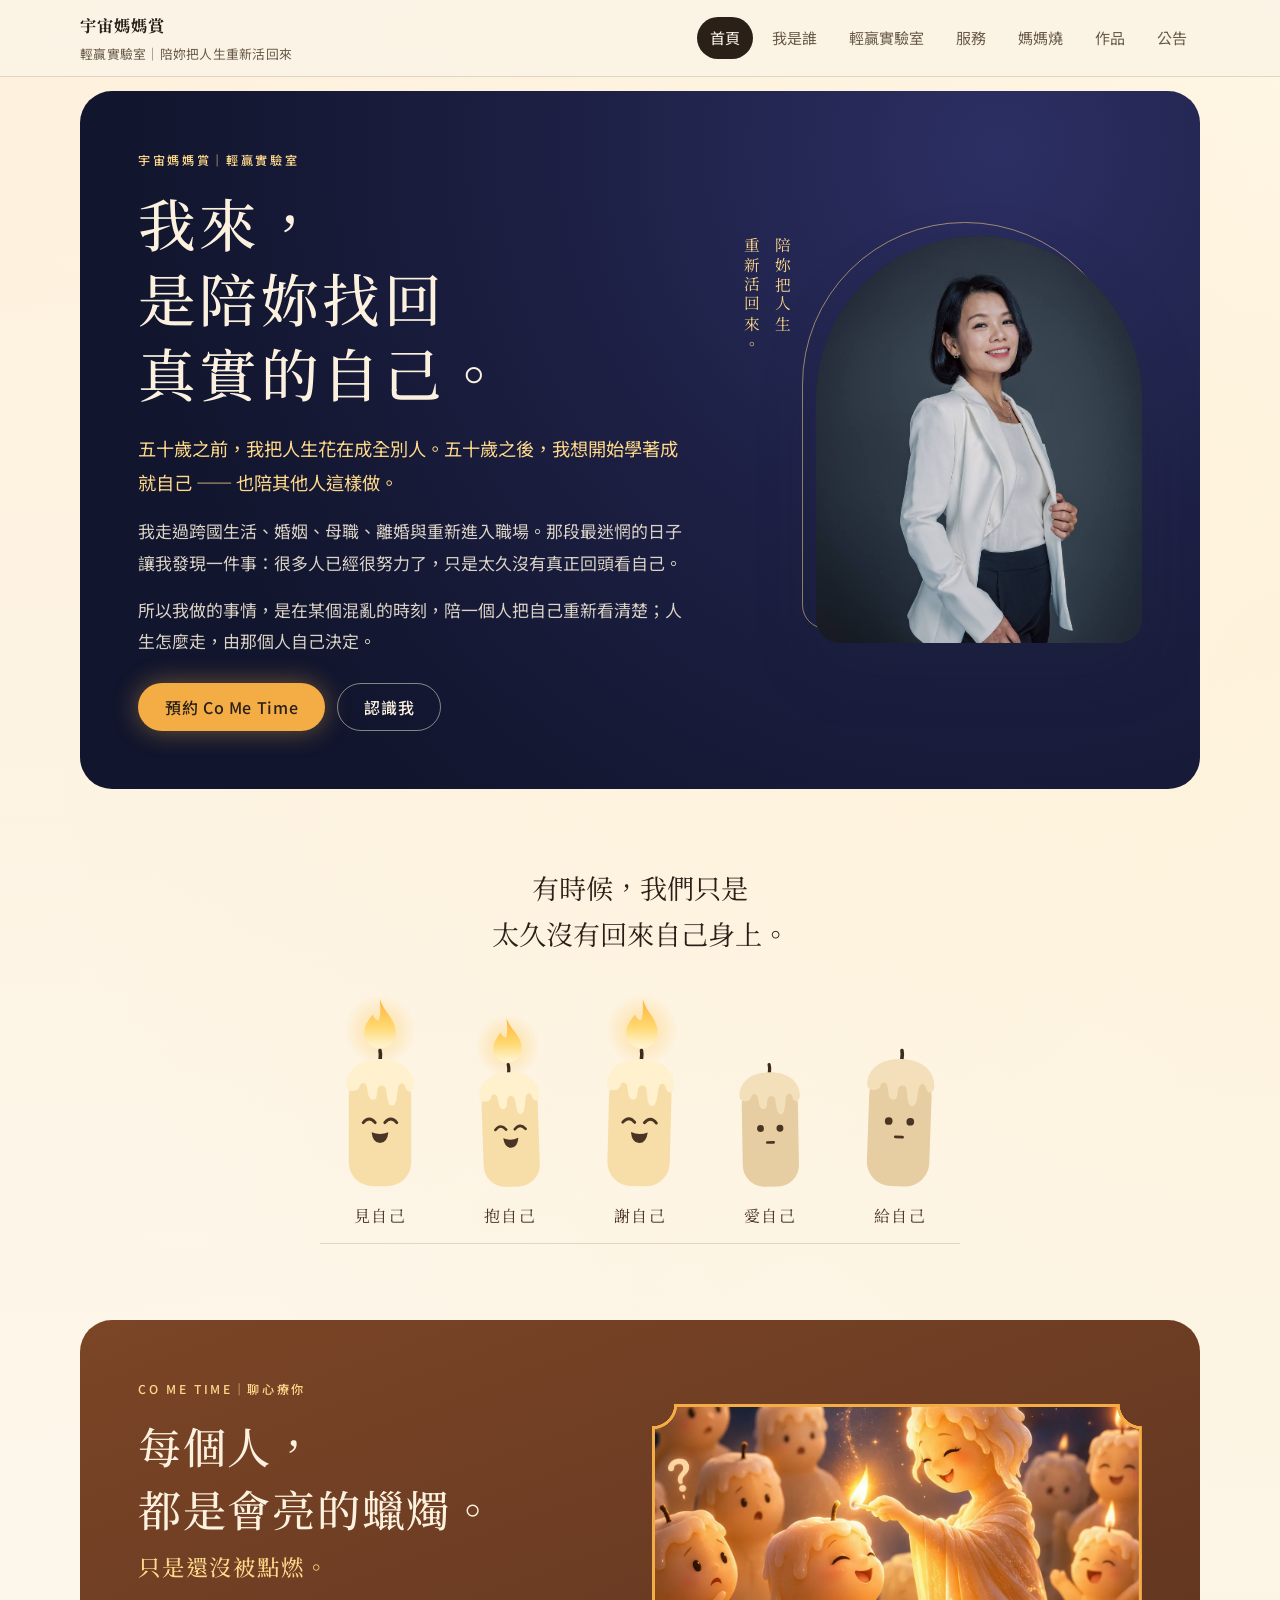
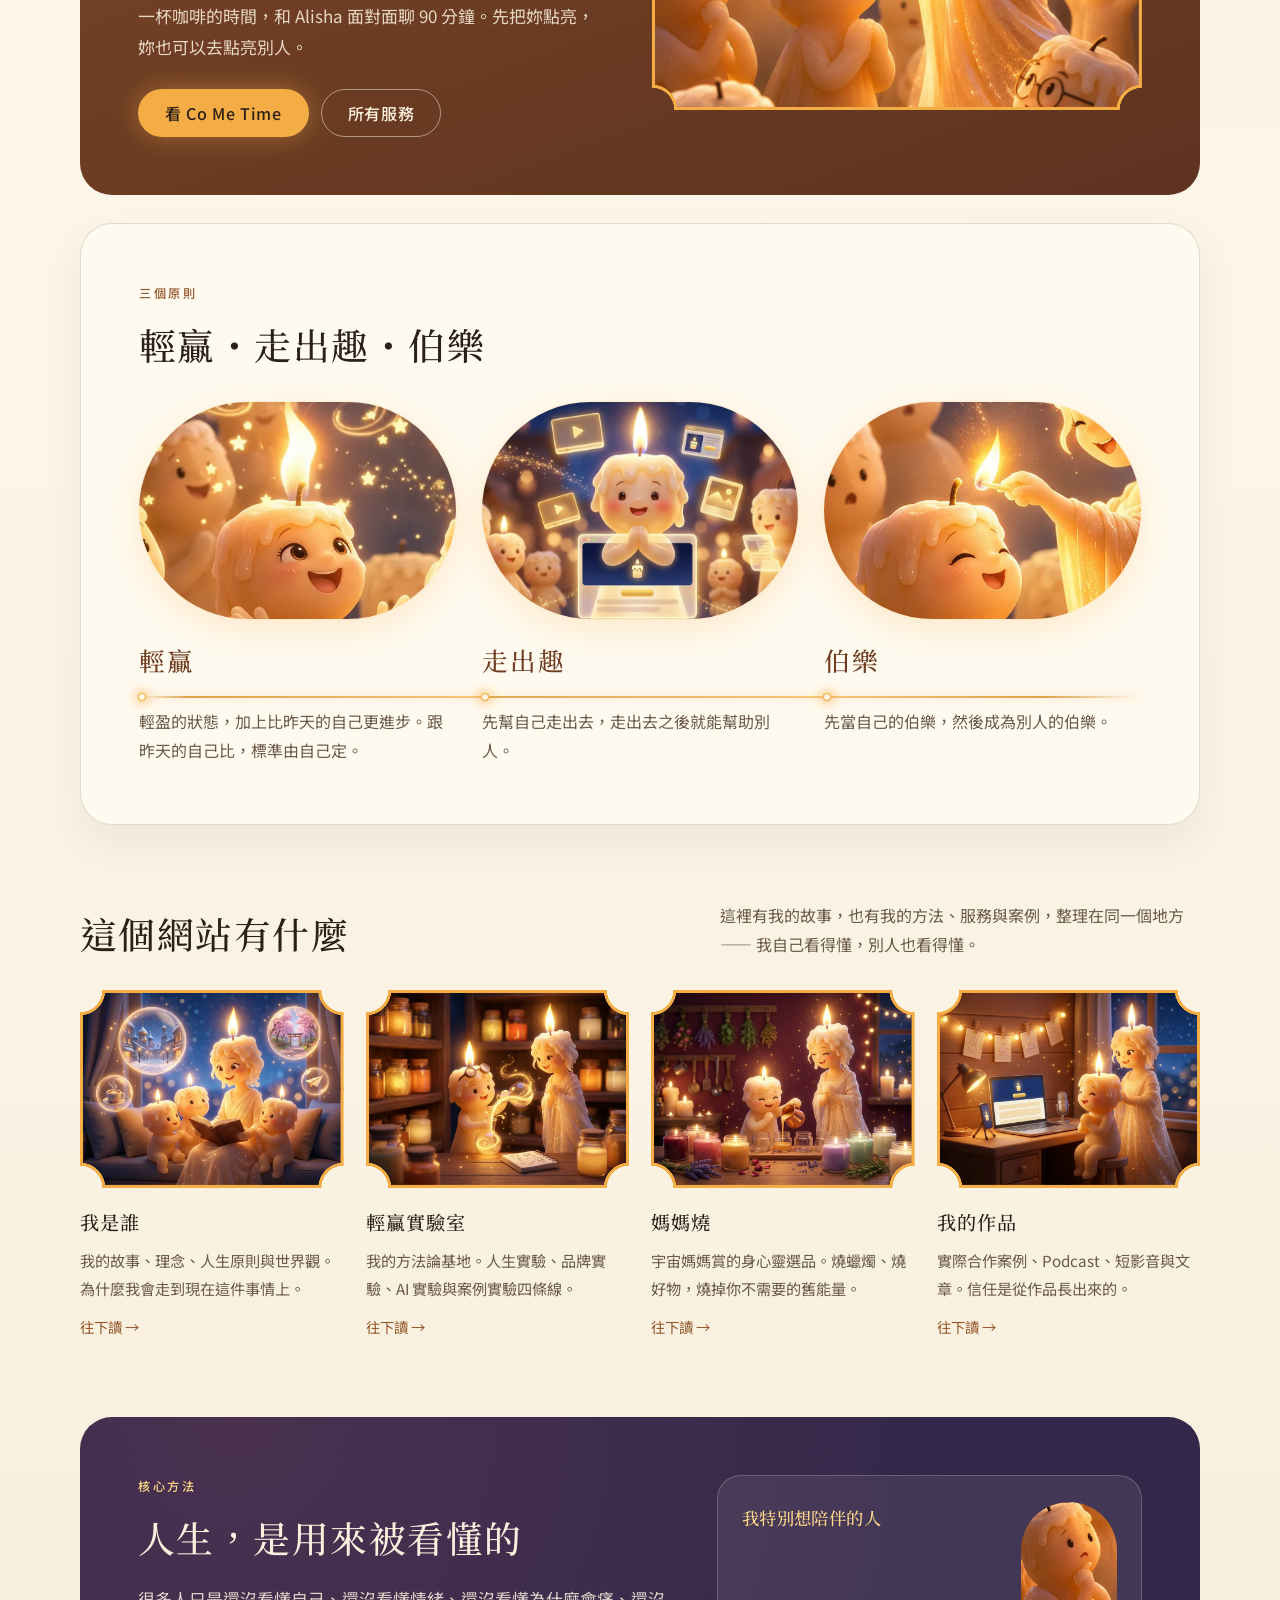
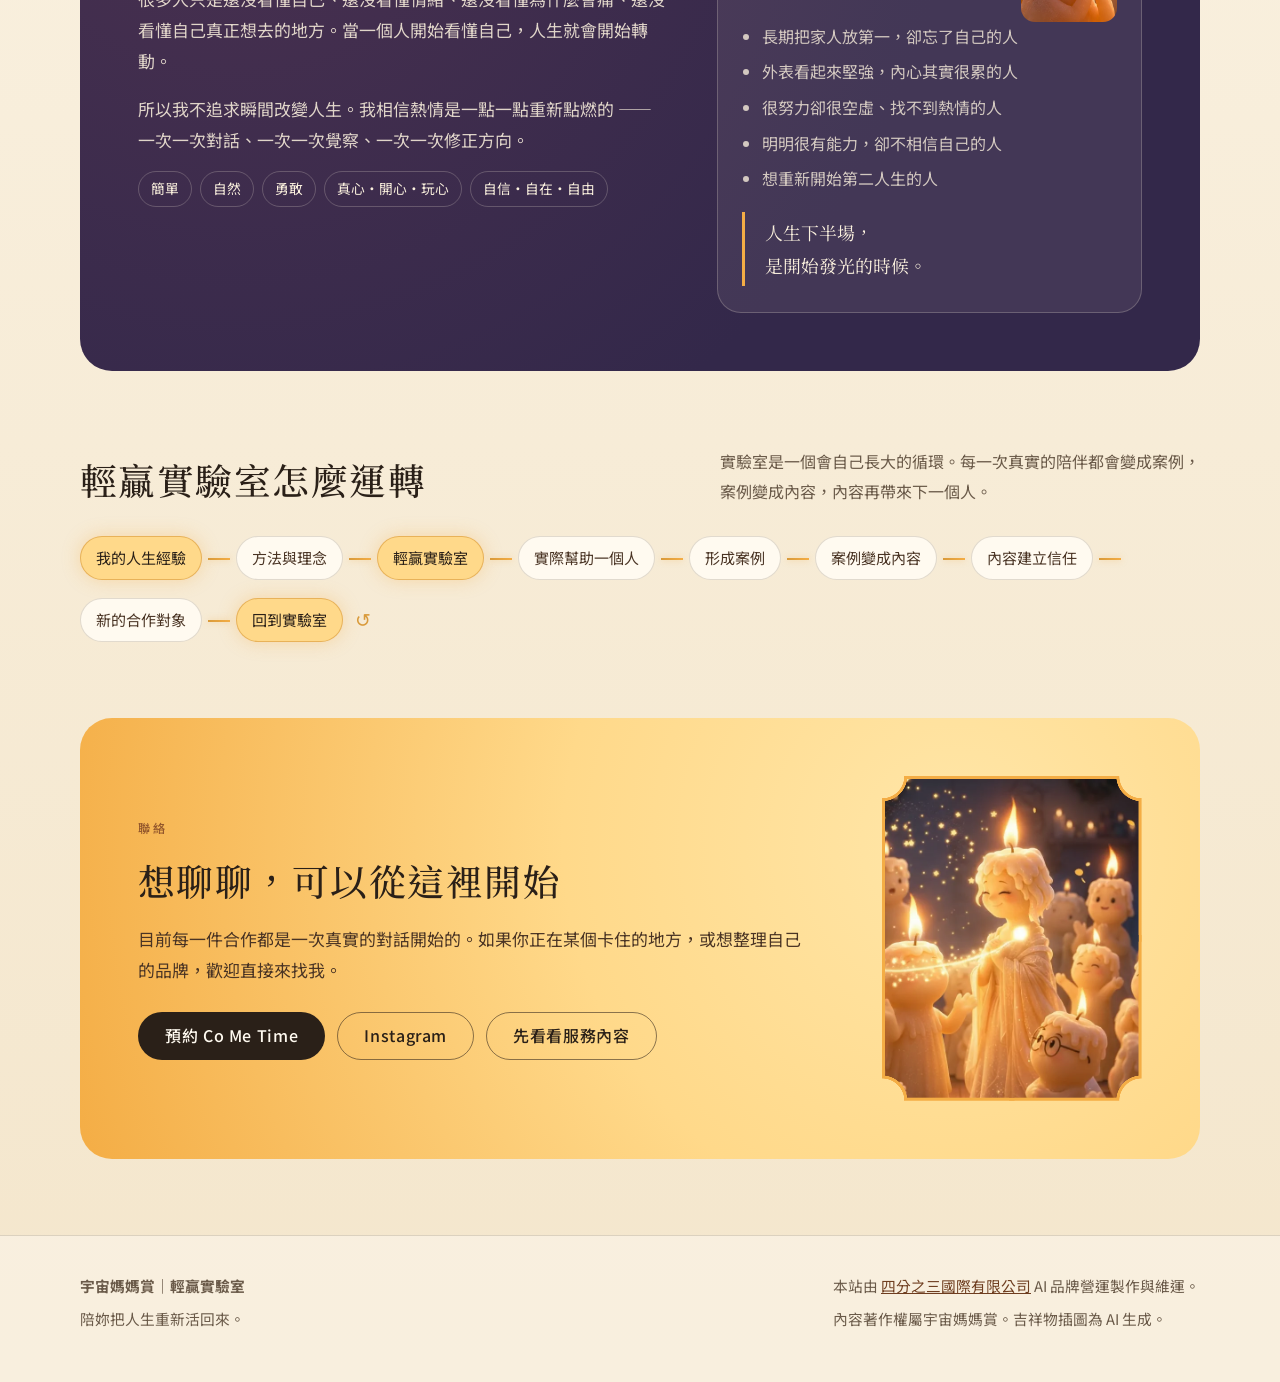
<file: index.html>
<!DOCTYPE html>
<html lang="zh-Hant">
<head>
  <meta charset="utf-8">
  <meta name="viewport" content="width=device-width, initial-scale=1">
  <title>宇宙媽媽賞｜輕贏實驗室</title>
  <meta name="description" content="宇宙媽媽賞的品牌總控中心。輕贏實驗室、Co Me Time 聊心療你、人生覺察與品牌規劃。我來，是陪妳找回真實的自己。">
  <meta property="og:type" content="website">
  <meta property="og:site_name" content="宇宙媽媽賞｜輕贏實驗室">
  <meta property="og:title" content="宇宙媽媽賞｜輕贏實驗室">
  <meta property="og:description" content="宇宙媽媽賞的品牌總控中心。輕贏實驗室、Co Me Time 聊心療你、人生覺察與品牌規劃。我來，是陪妳找回真實的自己。">
  <meta property="og:url" content="https://mamasan.three-quarters.net/">
  <meta property="og:image" content="https://mamasan.three-quarters.net/assets/img/og-mamasan.jpg">
  <meta property="og:image:width" content="1200">
  <meta property="og:image:height" content="630">
  <meta name="twitter:card" content="summary_large_image">
  <link rel="preconnect" href="https://fonts.googleapis.com">
  <link rel="preconnect" href="https://fonts.gstatic.com" crossorigin>
  <link rel="stylesheet" href="./assets/css/styles.css">
  <script src="./assets/js/home.js" defer></script>
</head>
<!--
  首頁燭光版（2026-11-13，Claude）。Darren：以 /cometime/ 一頁式當整個官網的主軸，卡通蠟燭是 mamasan 的吉祥物。
  這一版是之後修正的地基：字沿用舊首頁（都是她的話），排法與元件比照 /cometime/，元件在 styles.css 的〈首頁：燭光版〉段。
  吉祥物插圖在 assets/img/mascot/：about、lab、shao、works 四張 11-13 用 Vertex 出（製作紀錄在 Drive 想法箱），其餘六張複製自 /cometime/media/。
-->
<body>
  <header class="site-header">
    <div class="page nav">
      <a class="brand" href="./index.html">
        <strong>宇宙媽媽賞</strong>
        <span>輕贏實驗室｜陪妳把人生重新活回來</span>
      </a>
      <nav class="nav-links">
        <a class="active" href="./index.html">首頁</a>
        <a href="./about/">我是誰</a>
        <a href="./lab/">輕贏實驗室</a>
        <a href="./services/">服務</a>
        <a href="./shao/">媽媽燒</a>
        <a href="./works/">作品</a>
        <a href="./news/">公告</a>
      </nav>
    </div>
  </header>

  <main class="page home">
    <!-- 01 首屏 -->
    <section class="h-sheet h-night h-hero">
      <div class="h-hero-grid">
        <div>
          <span class="h-label">宇宙媽媽賞｜輕贏實驗室</span>
          <h1><span class="h-nb">我來，</span><br><span class="h-nb">是陪妳找回</span><span class="h-nb">真實的自己。</span></h1>
          <p class="lead lead-strong">五十歲之前，我把人生花在成全別人。五十歲之後，我想開始學著成就自己 —— 也陪其他人這樣做。</p>
          <p class="lead">我走過跨國生活、婚姻、母職、離婚與重新進入職場。那段最迷惘的日子讓我發現一件事：很多人已經很努力了，只是太久沒有真正回頭看自己。</p>
          <p class="lead">所以我做的事情，是在某個混亂的時刻，陪一個人把自己重新看清楚；人生怎麼走，由那個人自己決定。</p>
          <div class="h-actions">
            <a class="btn btn-flame" href="./cometime/">預約 Co Me Time</a>
            <a class="btn btn-line" href="./about/">認識我</a>
          </div>
        </div>
        <div class="h-hero-media">
          <p class="h-vertical">陪妳把人生<br>重新活回來。</p>
          <figure class="portrait portrait-arch">
            <img src="./assets/img/portrait-white-smile.jpg" width="853" height="1280"
                 alt="宇宙媽媽賞身穿白色西裝外套，手輕拉衣襟，笑著看向鏡頭" fetchpriority="high">
          </figure>
        </div>
      </div>
    </section>

    <!-- 02 五根小蠟燭：舊首頁的「見自己、抱自己、謝自己、愛自己、給自己」 -->
    <section class="h-selves h-plain">
      <blockquote class="quote quote-lg">有時候，我們只是<br>太久沒有回來自己身上。</blockquote>
      <svg width="0" height="0" style="position:absolute" aria-hidden="true" focusable="false">
        <defs>
          <radialGradient id="h-halo"><stop offset="0" stop-color="#ffcf70" stop-opacity=".62"/><stop offset="1" stop-color="#ffcf70" stop-opacity="0"/></radialGradient>
          <linearGradient id="h-flame" x1="0" y1="0" x2="0" y2="1"><stop offset="0" stop-color="#ffb33d"/><stop offset=".55" stop-color="#ffd76e"/><stop offset="1" stop-color="#fff6d8"/></linearGradient>
        </defs>
      </svg>
      <ul class="h-candles" aria-label="見自己、抱自己、謝自己、愛自己、給自己">
        <li><svg viewBox="0 0 80 170" aria-hidden="true" focusable="false"><g><circle class="halo" cx="40" cy="36" r="30" fill="url(#h-halo)"/><path class="flame" fill="url(#h-flame)" d="M40 10c3 11 13 16 13 28 0 8-6 13-13 13s-13-5-13-13c0-7 4-11 7-15 1 3 3 5 5 5 2-6 1-12 1-18z"/><path class="wick" d="M40 62c0-3 1-5 0-9"/><rect class="wax" x="14" y="70" width="52" height="96" rx="20"/><path class="drip" d="M12 82c0-14 12-22 28-22s28 8 28 22c0 6-6 7-7 1-1-4-5-4-6 1-1 7-1 15-5 15s-4-8-5-14c-1-4-6-4-7 0-1 5 0 9-4 9s-4-6-5-11c-1-4-5-4-6 0-1 5-11 5-11-1z"/><g class="is-off"><circle class="face" cx="31" cy="112" r="3.2"/><circle class="face" cx="49" cy="112" r="3.2"/><path class="face-line" d="M37 125h6"/></g><g class="is-on"><path class="face-line" d="M26 113q5-6 10 0M44 113q5-6 10 0"/><path class="face" d="M33 121q7 3 14 0q-1 9-7 9t-7-9z"/></g></g></svg><span>見自己</span></li>
        <li><svg viewBox="0 0 80 170" aria-hidden="true" focusable="false"><g transform="rotate(-2 40 100)"><circle class="halo" cx="40" cy="36" r="30" fill="url(#h-halo)"/><path class="flame" fill="url(#h-flame)" d="M40 10c3 11 13 16 13 28 0 8-6 13-13 13s-13-5-13-13c0-7 4-11 7-15 1 3 3 5 5 5 2-6 1-12 1-18z"/><path class="wick" d="M40 62c0-3 1-5 0-9"/><rect class="wax" x="14" y="70" width="52" height="96" rx="20"/><path class="drip" d="M12 82c0-14 12-22 28-22s28 8 28 22c0 6-6 7-7 1-1-4-5-4-6 1-1 7-1 15-5 15s-4-8-5-14c-1-4-6-4-7 0-1 5 0 9-4 9s-4-6-5-11c-1-4-5-4-6 0-1 5-11 5-11-1z"/><g class="is-off"><circle class="face" cx="31" cy="112" r="3.2"/><circle class="face" cx="49" cy="112" r="3.2"/><path class="face-line" d="M37 125h6"/></g><g class="is-on"><path class="face-line" d="M26 113q5-6 10 0M44 113q5-6 10 0"/><path class="face" d="M33 121q7 3 14 0q-1 9-7 9t-7-9z"/></g></g></svg><span>抱自己</span></li>
        <li><svg viewBox="0 0 80 170" aria-hidden="true" focusable="false"><g transform="rotate(1.5 40 100)"><circle class="halo" cx="40" cy="36" r="30" fill="url(#h-halo)"/><path class="flame" fill="url(#h-flame)" d="M40 10c3 11 13 16 13 28 0 8-6 13-13 13s-13-5-13-13c0-7 4-11 7-15 1 3 3 5 5 5 2-6 1-12 1-18z"/><path class="wick" d="M40 62c0-3 1-5 0-9"/><rect class="wax" x="14" y="70" width="52" height="96" rx="20"/><path class="drip" d="M12 82c0-14 12-22 28-22s28 8 28 22c0 6-6 7-7 1-1-4-5-4-6 1-1 7-1 15-5 15s-4-8-5-14c-1-4-6-4-7 0-1 5 0 9-4 9s-4-6-5-11c-1-4-5-4-6 0-1 5-11 5-11-1z"/><g class="is-off"><circle class="face" cx="31" cy="112" r="3.2"/><circle class="face" cx="49" cy="112" r="3.2"/><path class="face-line" d="M37 125h6"/></g><g class="is-on"><path class="face-line" d="M26 113q5-6 10 0M44 113q5-6 10 0"/><path class="face" d="M33 121q7 3 14 0q-1 9-7 9t-7-9z"/></g></g></svg><span>謝自己</span></li>
        <li><svg viewBox="0 0 80 170" aria-hidden="true" focusable="false"><g transform="rotate(-1 40 100)"><circle class="halo" cx="40" cy="36" r="30" fill="url(#h-halo)"/><path class="flame" fill="url(#h-flame)" d="M40 10c3 11 13 16 13 28 0 8-6 13-13 13s-13-5-13-13c0-7 4-11 7-15 1 3 3 5 5 5 2-6 1-12 1-18z"/><path class="wick" d="M40 62c0-3 1-5 0-9"/><rect class="wax" x="14" y="70" width="52" height="96" rx="20"/><path class="drip" d="M12 82c0-14 12-22 28-22s28 8 28 22c0 6-6 7-7 1-1-4-5-4-6 1-1 7-1 15-5 15s-4-8-5-14c-1-4-6-4-7 0-1 5 0 9-4 9s-4-6-5-11c-1-4-5-4-6 0-1 5-11 5-11-1z"/><g class="is-off"><circle class="face" cx="31" cy="112" r="3.2"/><circle class="face" cx="49" cy="112" r="3.2"/><path class="face-line" d="M37 125h6"/></g><g class="is-on"><path class="face-line" d="M26 113q5-6 10 0M44 113q5-6 10 0"/><path class="face" d="M33 121q7 3 14 0q-1 9-7 9t-7-9z"/></g></g></svg><span>愛自己</span></li>
        <li><svg viewBox="0 0 80 170" aria-hidden="true" focusable="false"><g transform="rotate(2 40 100)"><circle class="halo" cx="40" cy="36" r="30" fill="url(#h-halo)"/><path class="flame" fill="url(#h-flame)" d="M40 10c3 11 13 16 13 28 0 8-6 13-13 13s-13-5-13-13c0-7 4-11 7-15 1 3 3 5 5 5 2-6 1-12 1-18z"/><path class="wick" d="M40 62c0-3 1-5 0-9"/><rect class="wax" x="14" y="70" width="52" height="96" rx="20"/><path class="drip" d="M12 82c0-14 12-22 28-22s28 8 28 22c0 6-6 7-7 1-1-4-5-4-6 1-1 7-1 15-5 15s-4-8-5-14c-1-4-6-4-7 0-1 5 0 9-4 9s-4-6-5-11c-1-4-5-4-6 0-1 5-11 5-11-1z"/><g class="is-off"><circle class="face" cx="31" cy="112" r="3.2"/><circle class="face" cx="49" cy="112" r="3.2"/><path class="face-line" d="M37 125h6"/></g><g class="is-on"><path class="face-line" d="M26 113q5-6 10 0M44 113q5-6 10 0"/><path class="face" d="M33 121q7 3 14 0q-1 9-7 9t-7-9z"/></g></g></svg><span>給自己</span></li>
      </ul>
    </section>

    <!-- 03 Co Me Time：整站的主軸。字取自 /cometime/ 首屏 -->
    <section class="h-sheet h-ember h-ct" id="cometime">
      <div class="h-ct-grid">
        <div>
          <span class="h-label">CO ME TIME｜聊心療你</span>
          <h2 class="h-h2"><span class="h-nb">每個人，</span><span class="h-nb">都是會亮的蠟燭。</span><span class="h-ct-rest">只是還沒被點燃。</span></h2>
          <p class="lead" style="margin-top:18px;">一杯咖啡的時間，和 Alisha 面對面聊 90 分鐘。先把妳點亮，妳也可以去點亮別人。</p>
          <div class="h-actions">
            <a class="btn btn-flame" href="./cometime/">看 Co Me Time</a>
            <a class="btn btn-line" href="./services/">所有服務</a>
          </div>
        </div>
        <a href="./cometime/" aria-label="看 Co Me Time">
          <figure class="h-ticket">
            <img src="./assets/img/mascot/cometime.webp" width="1280" height="720" alt="一根亮著的蠟燭用火柴點亮另一根，身邊的小蠟燭圍著看" loading="lazy">
          </figure>
        </a>
      </div>
    </section>

    <!-- 04 三個原則：舊首頁三張卡的字，配上 Co Me Time 的吉祥物 -->
    <section class="h-sheet h-paper">
      <div class="h-head">
        <div>
          <span class="h-label">三個原則</span>
          <h2 class="h-h2">輕贏・走出趣・伯樂</h2>
        </div>
      </div>
      <ol class="h-steps">
        <li>
          <figure class="h-pill"><img src="./assets/img/mascot/lit.webp" width="560" height="385" alt="剛亮起來的小蠟燭，開心地笑著" loading="lazy"></figure>
          <h3>輕贏</h3>
          <p>輕盈的狀態，加上比昨天的自己更進步。跟昨天的自己比，標準由自己定。</p>
        </li>
        <li>
          <figure class="h-pill"><img src="./assets/img/mascot/out.webp" width="860" height="590" alt="小蠟燭帶著自己的發光網頁走上街" loading="lazy"></figure>
          <h3>走出趣</h3>
          <p>先幫自己走出去，走出去之後就能幫助別人。</p>
        </li>
        <li>
          <figure class="h-pill"><img src="./assets/img/mascot/match.webp" width="560" height="385" alt="高蠟燭用火柴點亮一根小蠟燭" loading="lazy"></figure>
          <h3>伯樂</h3>
          <p>先當自己的伯樂，然後成為別人的伯樂。</p>
        </li>
      </ol>
    </section>

    <!-- 05 這個網站有什麼 -->
    <section class="h-plain">
      <div class="h-head">
        <h2 class="h-h2">這個網站有什麼</h2>
        <p>這裡有我的故事，也有我的方法、服務與案例，整理在同一個地方 —— 我自己看得懂，別人也看得懂。</p>
      </div>
      <ul class="h-map">
        <li>
          <a href="./about/">
            <figure class="h-ticket"><img src="./assets/img/mascot/about.webp" width="900" height="672" alt="高蠟燭坐在窗邊翻旅行手帳，三根小蠟燭依偎在旁，身邊飄著雪中的圓頂城市、櫻花小徑和一杯咖啡" loading="lazy"></figure>
            <h3>我是誰</h3>
            <p>我的故事、理念、人生原則與世界觀。為什麼我會走到現在這件事情上。</p>
            <span class="more">往下讀 →</span>
          </a>
        </li>
        <li>
          <a href="./lab/">
            <figure class="h-ticket"><img src="./assets/img/mascot/lab.webp" width="900" height="672" alt="戴著小護目鏡的小蠟燭在實驗室裡，把金色的光從一個燒瓶倒進另一個" loading="lazy"></figure>
            <h3>輕贏實驗室</h3>
            <p>我的方法論基地。人生實驗、品牌實驗、AI 實驗與案例實驗四條線。</p>
            <span class="more">往下讀 →</span>
          </a>
        </li>
        <li>
          <a href="./shao/">
            <figure class="h-ticket"><img src="./assets/img/mascot/shao.webp" width="900" height="672" alt="酒紅色的工作室裡，小蠟燭把蠟倒進一排彩色的玻璃杯蠟燭" loading="lazy"></figure>
            <h3>媽媽燒</h3>
            <p>宇宙媽媽賞的身心靈選品。燒蠟燭、燒好物，燒掉你不需要的舊能量。</p>
            <span class="more">往下讀 →</span>
          </a>
        </li>
        <li>
          <a href="./works/">
            <figure class="h-ticket"><img src="./assets/img/mascot/works.webp" width="900" height="672" alt="小蠟燭坐在書桌前，筆電上是一頁網站，旁邊有麥克風和架著的手機" loading="lazy"></figure>
            <h3>我的作品</h3>
            <p>實際合作案例、Podcast、短影音與文章。信任是從作品長出來的。</p>
            <span class="more">往下讀 →</span>
          </a>
        </li>
      </ul>
    </section>

    <!-- 06 核心方法 -->
    <section class="h-sheet h-dusk">
      <div class="h-method">
        <div>
          <span class="h-label">核心方法</span>
          <h2 class="h-h2" style="margin-bottom:18px;">人生，是用來被看懂的</h2>
          <p class="lead">很多人只是還沒看懂自己、還沒看懂情緒、還沒看懂為什麼會痛、還沒看懂自己真正想去的地方。當一個人開始看懂自己，人生就會開始轉動。</p>
          <p class="lead">所以我不追求瞬間改變人生。我相信熱情是一點一點重新點燃的 —— 一次一次對話、一次一次覺察、一次一次修正方向。</p>
          <div class="tagrow">
            <span class="tag">簡單</span>
            <span class="tag">自然</span>
            <span class="tag">勇敢</span>
            <span class="tag">真心・開心・玩心</span>
            <span class="tag">自信・自在・自由</span>
          </div>
        </div>
        <aside class="h-who">
          <div class="h-who-top">
            <h3>我特別想陪伴的人</h3>
            <img src="./assets/img/mascot/thinking.webp" width="300" height="375" alt="一根還沒點的小蠟燭，手指抵著下巴在想事情" loading="lazy">
          </div>
          <ul>
            <li>長期把家人放第一，卻忘了自己的人</li>
            <li>外表看起來堅強，內心其實很累的人</li>
            <li>很努力卻很空虛、找不到熱情的人</li>
            <li>明明很有能力，卻不相信自己的人</li>
            <li>想重新開始第二人生的人</li>
          </ul>
          <blockquote class="quote">人生下半場，<br>是開始發光的時候。</blockquote>
        </aside>
      </div>
    </section>

    <!-- 07 輕贏實驗室怎麼運轉 -->
    <section class="h-plain">
      <div class="h-head">
        <h2 class="h-h2">輕贏實驗室怎麼運轉</h2>
        <p>實驗室是一個會自己長大的循環。每一次真實的陪伴都會變成案例，案例變成內容，內容再帶來下一個人。</p>
      </div>
      <ol class="h-loop">
        <li class="mark"><span>我的人生經驗</span></li>
        <li><span>方法與理念</span></li>
        <li class="mark"><span>輕贏實驗室</span></li>
        <li><span>實際幫助一個人</span></li>
        <li><span>形成案例</span></li>
        <li><span>案例變成內容</span></li>
        <li><span>內容建立信任</span></li>
        <li><span>新的合作對象</span></li>
        <li class="mark"><span>回到實驗室</span></li>
      </ol>
    </section>

    <!-- 08 聯絡 -->
    <section class="h-sheet h-glow" id="contact">
      <div class="h-cta">
        <div>
          <span class="h-label">聯絡</span>
          <h2 class="h-h2">想聊聊，可以從這裡開始</h2>
          <p class="lead" style="margin-top:16px;">目前每一件合作都是一次真實的對話開始的。如果你正在某個卡住的地方，或想整理自己的品牌，歡迎直接來找我。</p>
          <div class="h-actions">
            <a class="btn btn-ink" href="./cometime/">預約 Co Me Time</a>
            <a class="btn btn-outline" href="https://www.instagram.com/alishasatojp/" rel="me">Instagram</a>
            <a class="btn btn-outline" href="./services/">先看看服務內容</a>
          </div>
        </div>
        <figure class="h-ticket">
          <img src="./assets/img/mascot/all-lit.webp" width="576" height="720" alt="滿室的蠟燭都亮了，一起笑著" loading="lazy">
        </figure>
      </div>
    </section>
  </main>

  <footer class="site-footer">
    <div class="page footer-grid">
      <div>
        <p><strong>宇宙媽媽賞｜輕贏實驗室</strong></p>
        <p>陪妳把人生重新活回來。</p>
      </div>
      <div>
        <p class="footer-note">
          本站由 <a href="https://www.three-quarters.net/">四分之三國際有限公司</a> AI 品牌營運製作與維運。
        </p>
        <p class="footer-note">內容著作權屬宇宙媽媽賞。吉祥物插圖為 AI 生成。</p>
      </div>
    </div>
  </footer>
</body>
</html>
</file>
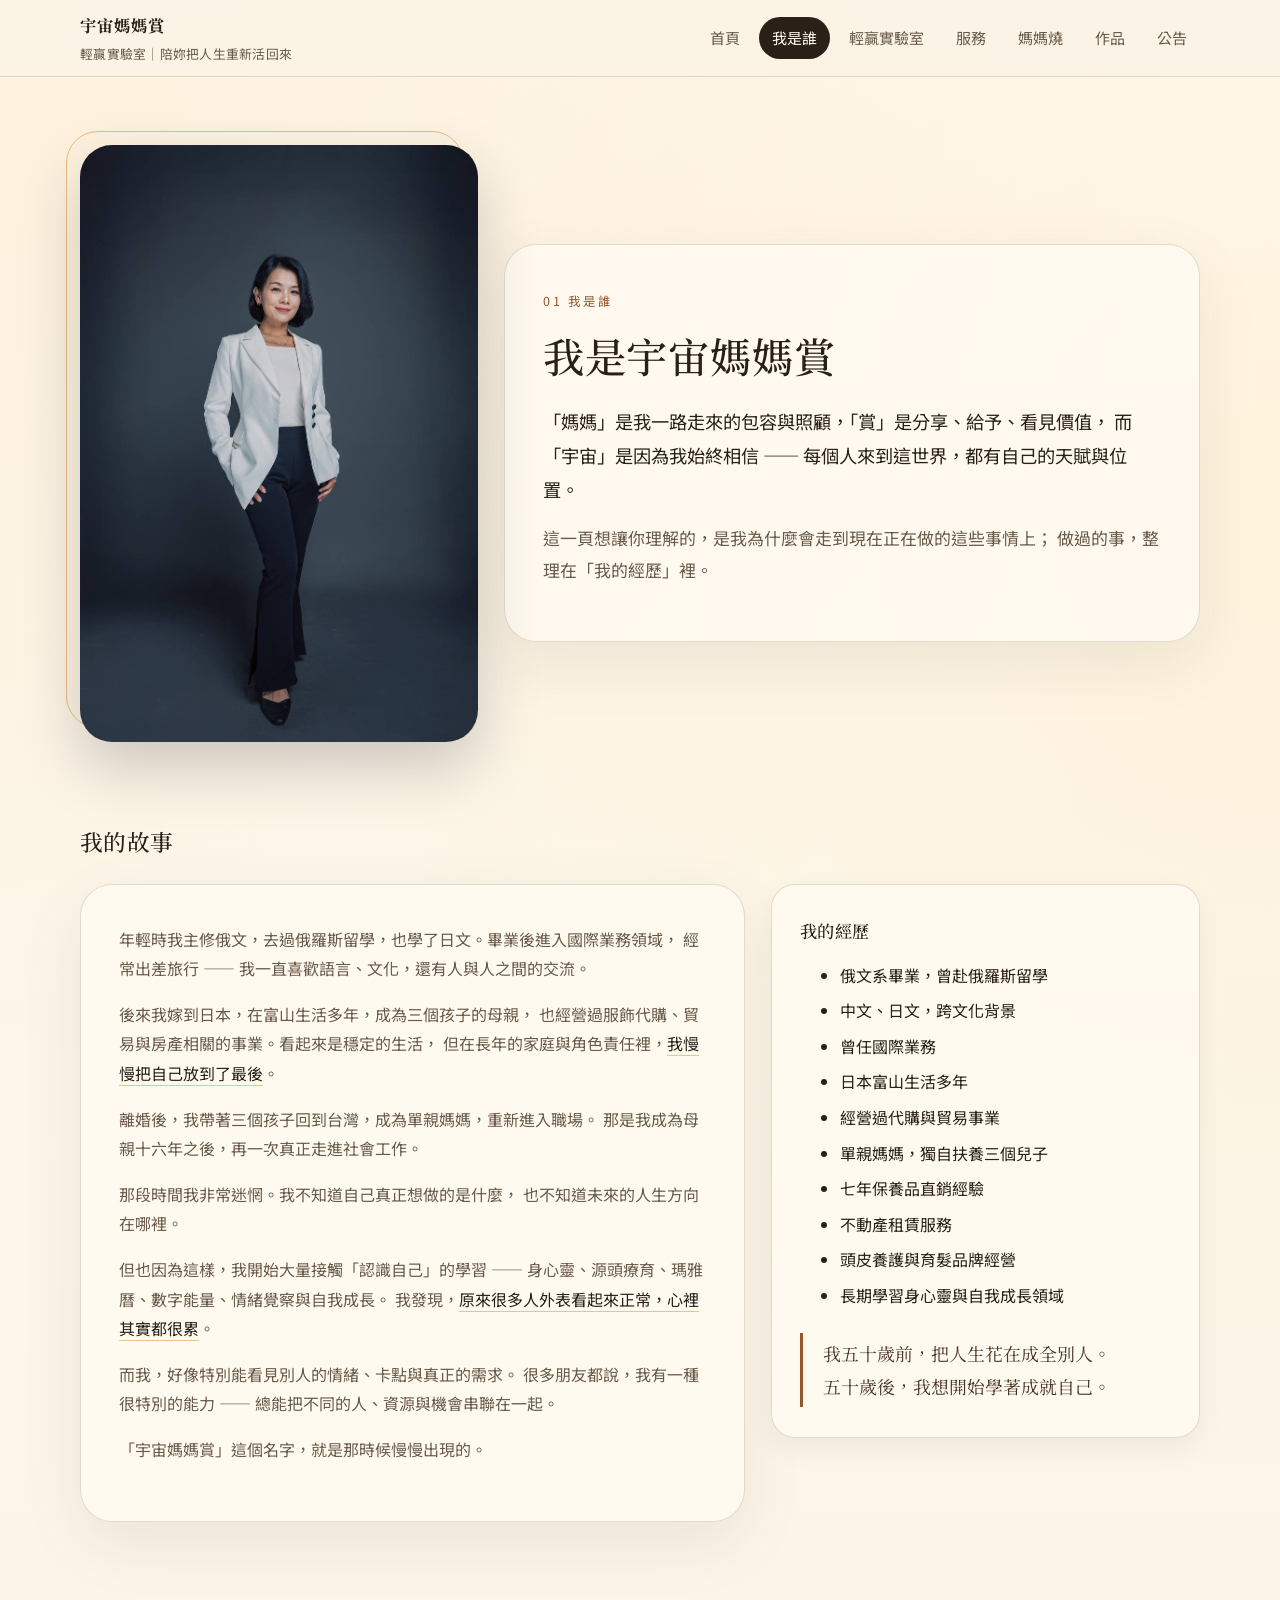
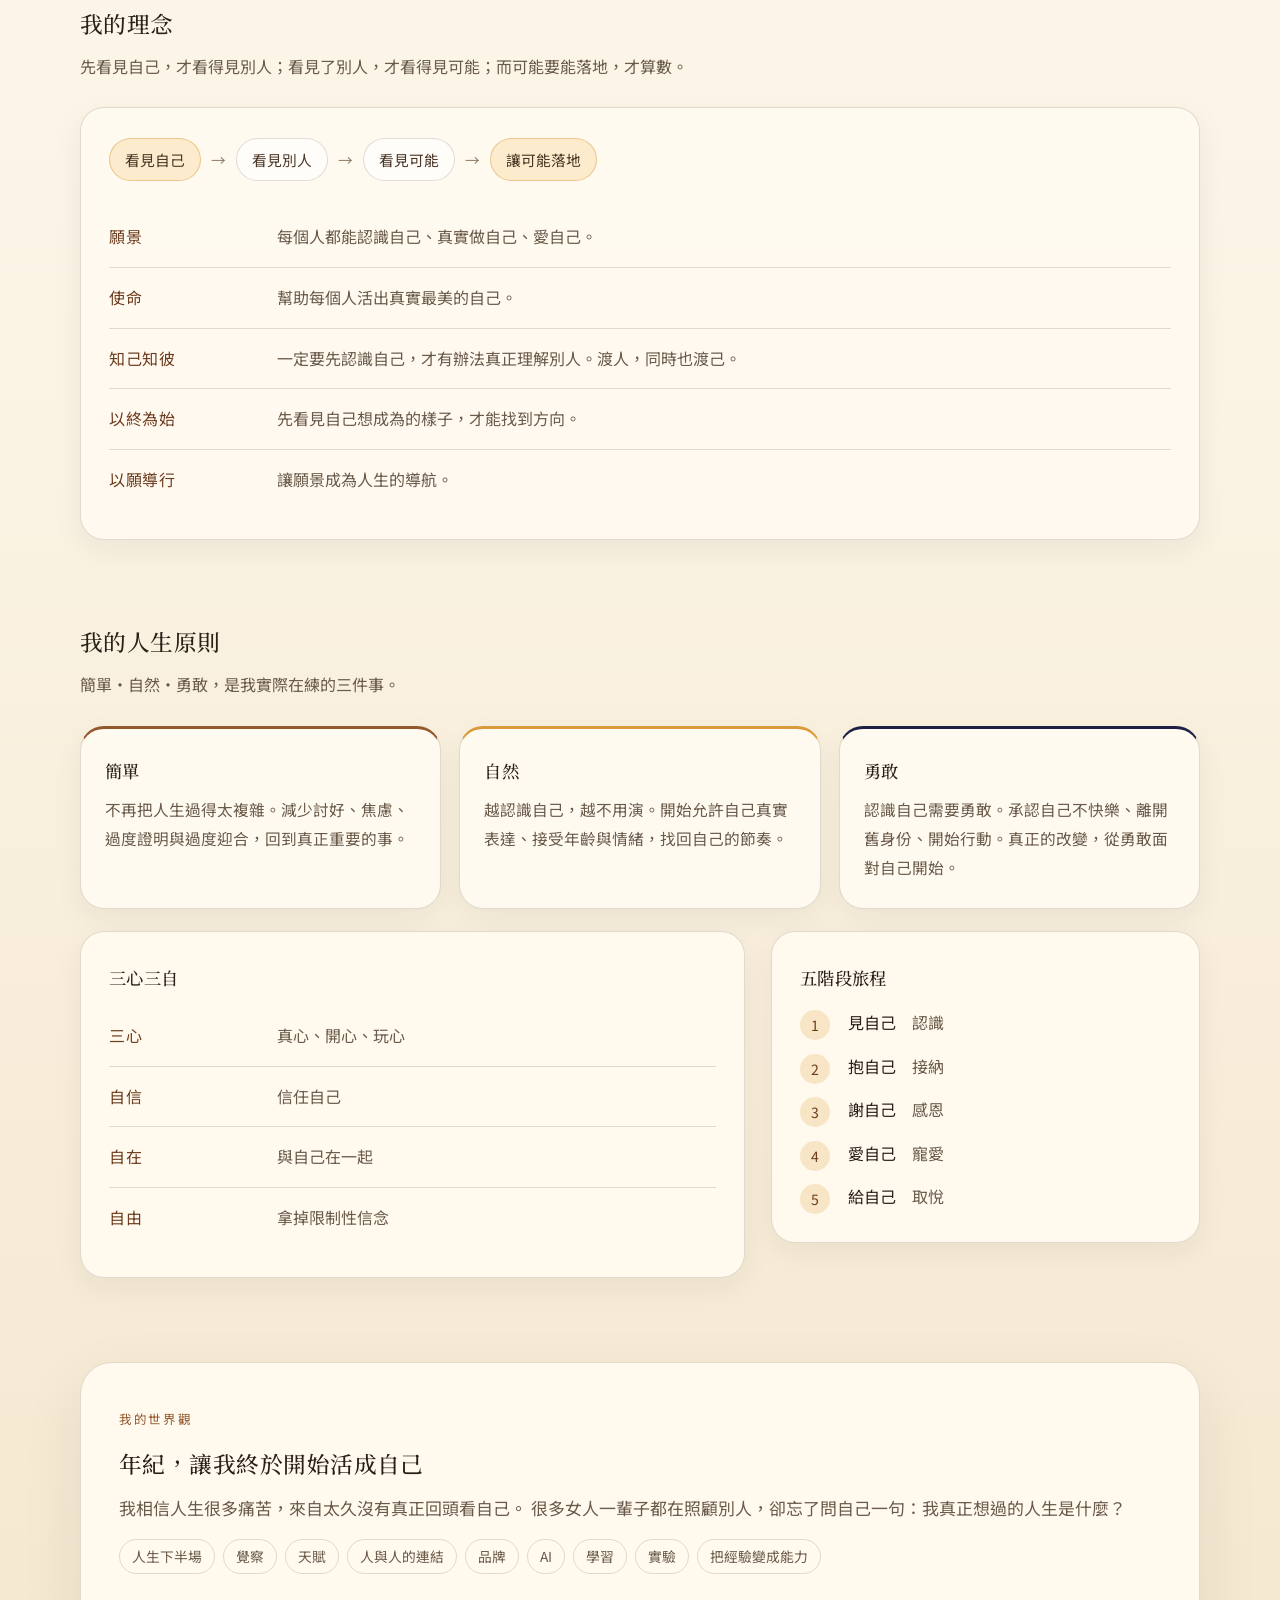
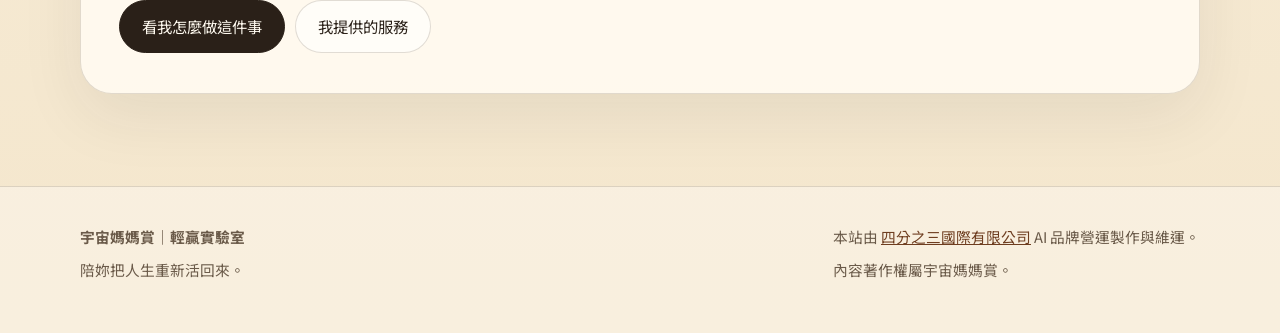
<file: about/index.html>
<!DOCTYPE html>
<html lang="zh-Hant">
<head>
  <meta charset="utf-8">
  <meta name="viewport" content="width=device-width, initial-scale=1">
  <title>我是誰｜宇宙媽媽賞</title>
  <meta name="description" content="宇宙媽媽賞的故事、理念、人生原則與世界觀。跨國生活、母職、離婚與重新出發，以及為什麼我開始陪別人看見自己。">
  <meta property="og:type" content="website">
  <meta property="og:site_name" content="宇宙媽媽賞｜輕贏實驗室">
  <meta property="og:title" content="我是誰｜宇宙媽媽賞">
  <meta property="og:description" content="宇宙媽媽賞的故事、理念、人生原則與世界觀。跨國生活、母職、離婚與重新出發，以及為什麼我開始陪別人看見自己。">
  <meta property="og:url" content="https://mamasan.three-quarters.net/about/">
  <meta property="og:image" content="https://mamasan.three-quarters.net/assets/img/og-mamasan.jpg">
  <meta property="og:image:width" content="1200">
  <meta property="og:image:height" content="630">
  <meta name="twitter:card" content="summary_large_image">
  <link rel="stylesheet" href="../assets/css/styles.css">
</head>
<body>
  <header class="site-header">
    <div class="page nav">
      <a class="brand" href="../index.html">
        <strong>宇宙媽媽賞</strong>
        <span>輕贏實驗室｜陪妳把人生重新活回來</span>
      </a>
      <nav class="nav-links">
        <a href="../index.html">首頁</a>
        <a class="active" href="./">我是誰</a>
        <a href="../lab/">輕贏實驗室</a>
        <a href="../services/">服務</a>
        <a href="../shao/">媽媽燒</a>
        <a href="../works/">作品</a>
        <a href="../news/">公告</a>
      </nav>
    </div>
  </header>

  <main class="page">
    <section class="hero">
      <div class="hero-grid with-portrait portrait-first">
        <figure class="portrait portrait-full">
          <img src="../assets/img/portrait-white-standing.jpg" width="853" height="1280"
               alt="宇宙媽媽賞身穿白色西裝外套與黑色長褲，雙手插在口袋的全身照" fetchpriority="high">
        </figure>

        <div class="panel">
          <span class="eyebrow">01 我是誰</span>
          <h1>我是宇宙媽媽賞</h1>
          <p class="lead lead-strong">
            「媽媽」是我一路走來的包容與照顧，「賞」是分享、給予、看見價值，
            而「宇宙」是因為我始終相信 —— 每個人來到這世界，都有自己的天賦與位置。
          </p>
          <p class="lead">
            這一頁想讓你理解的，是我為什麼會走到現在正在做的這些事情上；
            做過的事，整理在「我的經歷」裡。
          </p>
        </div>
      </div>
    </section>

    <section class="section">
      <div class="section-header">
        <h2>我的故事</h2>
      </div>
      <div class="hero-grid">
        <div class="panel prose">
          <p>
            年輕時我主修俄文，去過俄羅斯留學，也學了日文。畢業後進入國際業務領域，
            經常出差旅行 —— 我一直喜歡語言、文化，還有人與人之間的交流。
          </p>
          <p>
            後來我嫁到日本，在富山生活多年，成為三個孩子的母親，
            也經營過服飾代購、貿易與房產相關的事業。看起來是穩定的生活，
            但在長年的家庭與角色責任裡，<strong>我慢慢把自己放到了最後</strong>。
          </p>
          <p>
            離婚後，我帶著三個孩子回到台灣，成為單親媽媽，重新進入職場。
            那是我成為母親十六年之後，再一次真正走進社會工作。
          </p>
          <p>
            那段時間我非常迷惘。我不知道自己真正想做的是什麼，
            也不知道未來的人生方向在哪裡。
          </p>
          <p>
            但也因為這樣，我開始大量接觸「認識自己」的學習 ——
            身心靈、源頭療育、瑪雅曆、數字能量、情緒覺察與自我成長。
            我發現，<strong>原來很多人外表看起來正常，心裡其實都很累</strong>。
          </p>
          <p>
            而我，好像特別能看見別人的情緒、卡點與真正的需求。
            很多朋友都說，我有一種很特別的能力 ——
            總能把不同的人、資源與機會串聯在一起。
          </p>
          <p>
            「宇宙媽媽賞」這個名字，就是那時候慢慢出現的。
          </p>
        </div>

        <aside class="panel panel-soft">
          <h3>我的經歷</h3>
          <ul class="prose" style="margin-top:14px;">
            <li>俄文系畢業，曾赴俄羅斯留學</li>
            <li>中文、日文，跨文化背景</li>
            <li>曾任國際業務</li>
            <li>日本富山生活多年</li>
            <li>經營過代購與貿易事業</li>
            <li>單親媽媽，獨自扶養三個兒子</li>
            <li>七年保養品直銷經驗</li>
            <li>不動產租賃服務</li>
            <li>頭皮養護與育髮品牌經營</li>
            <li>長期學習身心靈與自我成長領域</li>
          </ul>
          <blockquote class="quote" style="margin-top:22px;">
            我五十歲前，把人生花在成全別人。<br>
            五十歲後，我想開始學著成就自己。
          </blockquote>
        </aside>
      </div>
    </section>

    <section class="section">
      <div class="section-header">
        <h2>我的理念</h2>
        <p>先看見自己，才看得見別人；看見了別人，才看得見可能；而可能要能落地，才算數。</p>
      </div>
      <div class="panel panel-soft">
        <ul class="flow" style="margin-bottom:26px;">
          <li class="mark">看見自己</li>
          <li class="arrow">→</li>
          <li>看見別人</li>
          <li class="arrow">→</li>
          <li>看見可能</li>
          <li class="arrow">→</li>
          <li class="mark">讓可能落地</li>
        </ul>
        <dl class="deflist">
          <div>
            <dt>願景</dt>
            <dd>每個人都能認識自己、真實做自己、愛自己。</dd>
          </div>
          <div>
            <dt>使命</dt>
            <dd>幫助每個人活出真實最美的自己。</dd>
          </div>
          <div>
            <dt>知己知彼</dt>
            <dd>一定要先認識自己，才有辦法真正理解別人。渡人，同時也渡己。</dd>
          </div>
          <div>
            <dt>以終為始</dt>
            <dd>先看見自己想成為的樣子，才能找到方向。</dd>
          </div>
          <div>
            <dt>以願導行</dt>
            <dd>讓願景成為人生的導航。</dd>
          </div>
        </dl>
      </div>
    </section>

    <section class="section">
      <div class="section-header">
        <h2>我的人生原則</h2>
        <p>簡單・自然・勇敢，是我實際在練的三件事。</p>
      </div>
      <div class="grid cards">
        <article class="card card-accent">
          <h3>簡單</h3>
          <p>不再把人生過得太複雜。減少討好、焦慮、過度證明與過度迎合，回到真正重要的事。</p>
        </article>
        <article class="card card-gold">
          <h3>自然</h3>
          <p>越認識自己，越不用演。開始允許自己真實表達、接受年齡與情緒，找回自己的節奏。</p>
        </article>
        <article class="card card-forest">
          <h3>勇敢</h3>
          <p>認識自己需要勇敢。承認自己不快樂、離開舊身份、開始行動。真正的改變，從勇敢面對自己開始。</p>
        </article>
      </div>

      <div class="hero-grid" style="margin-top:22px;">
        <div class="panel panel-soft">
          <h3>三心三自</h3>
          <dl class="deflist" style="margin-top:12px;">
            <div><dt>三心</dt><dd>真心、開心、玩心</dd></div>
            <div><dt>自信</dt><dd>信任自己</dd></div>
            <div><dt>自在</dt><dd>與自己在一起</dd></div>
            <div><dt>自由</dt><dd>拿掉限制性信念</dd></div>
          </dl>
        </div>
        <div class="panel panel-soft">
          <h3>五階段旅程</h3>
          <ol class="steps" style="margin-top:14px;">
            <li><strong>見自己</strong>　認識</li>
            <li><strong>抱自己</strong>　接納</li>
            <li><strong>謝自己</strong>　感恩</li>
            <li><strong>愛自己</strong>　寵愛</li>
            <li><strong>給自己</strong>　取悅</li>
          </ol>
        </div>
      </div>
    </section>

    <section class="section">
      <div class="panel">
        <span class="eyebrow">我的世界觀</span>
        <h2>年紀，讓我終於開始活成自己</h2>
        <p class="lead">
          我相信人生很多痛苦，來自太久沒有真正回頭看自己。
          很多女人一輩子都在照顧別人，卻忘了問自己一句：我真正想過的人生是什麼？
        </p>
        <div class="tagrow">
          <span class="tag">人生下半場</span>
          <span class="tag">覺察</span>
          <span class="tag">天賦</span>
          <span class="tag">人與人的連結</span>
          <span class="tag">品牌</span>
          <span class="tag">AI</span>
          <span class="tag">學習</span>
          <span class="tag">實驗</span>
          <span class="tag">把經驗變成能力</span>
        </div>
        <div class="actions">
          <a class="button primary" href="../lab/">看我怎麼做這件事</a>
          <a class="button" href="../services/">我提供的服務</a>
        </div>
      </div>
    </section>
  </main>

  <footer class="site-footer">
    <div class="page footer-grid">
      <div>
        <p><strong>宇宙媽媽賞｜輕贏實驗室</strong></p>
        <p>陪妳把人生重新活回來。</p>
      </div>
      <div>
        <p class="footer-note">
          本站由 <a href="https://www.three-quarters.net/">四分之三國際有限公司</a> AI 品牌營運製作與維運。
        </p>
        <p class="footer-note">內容著作權屬宇宙媽媽賞。</p>
      </div>
    </div>
  </footer>
</body>
</html>
</file>
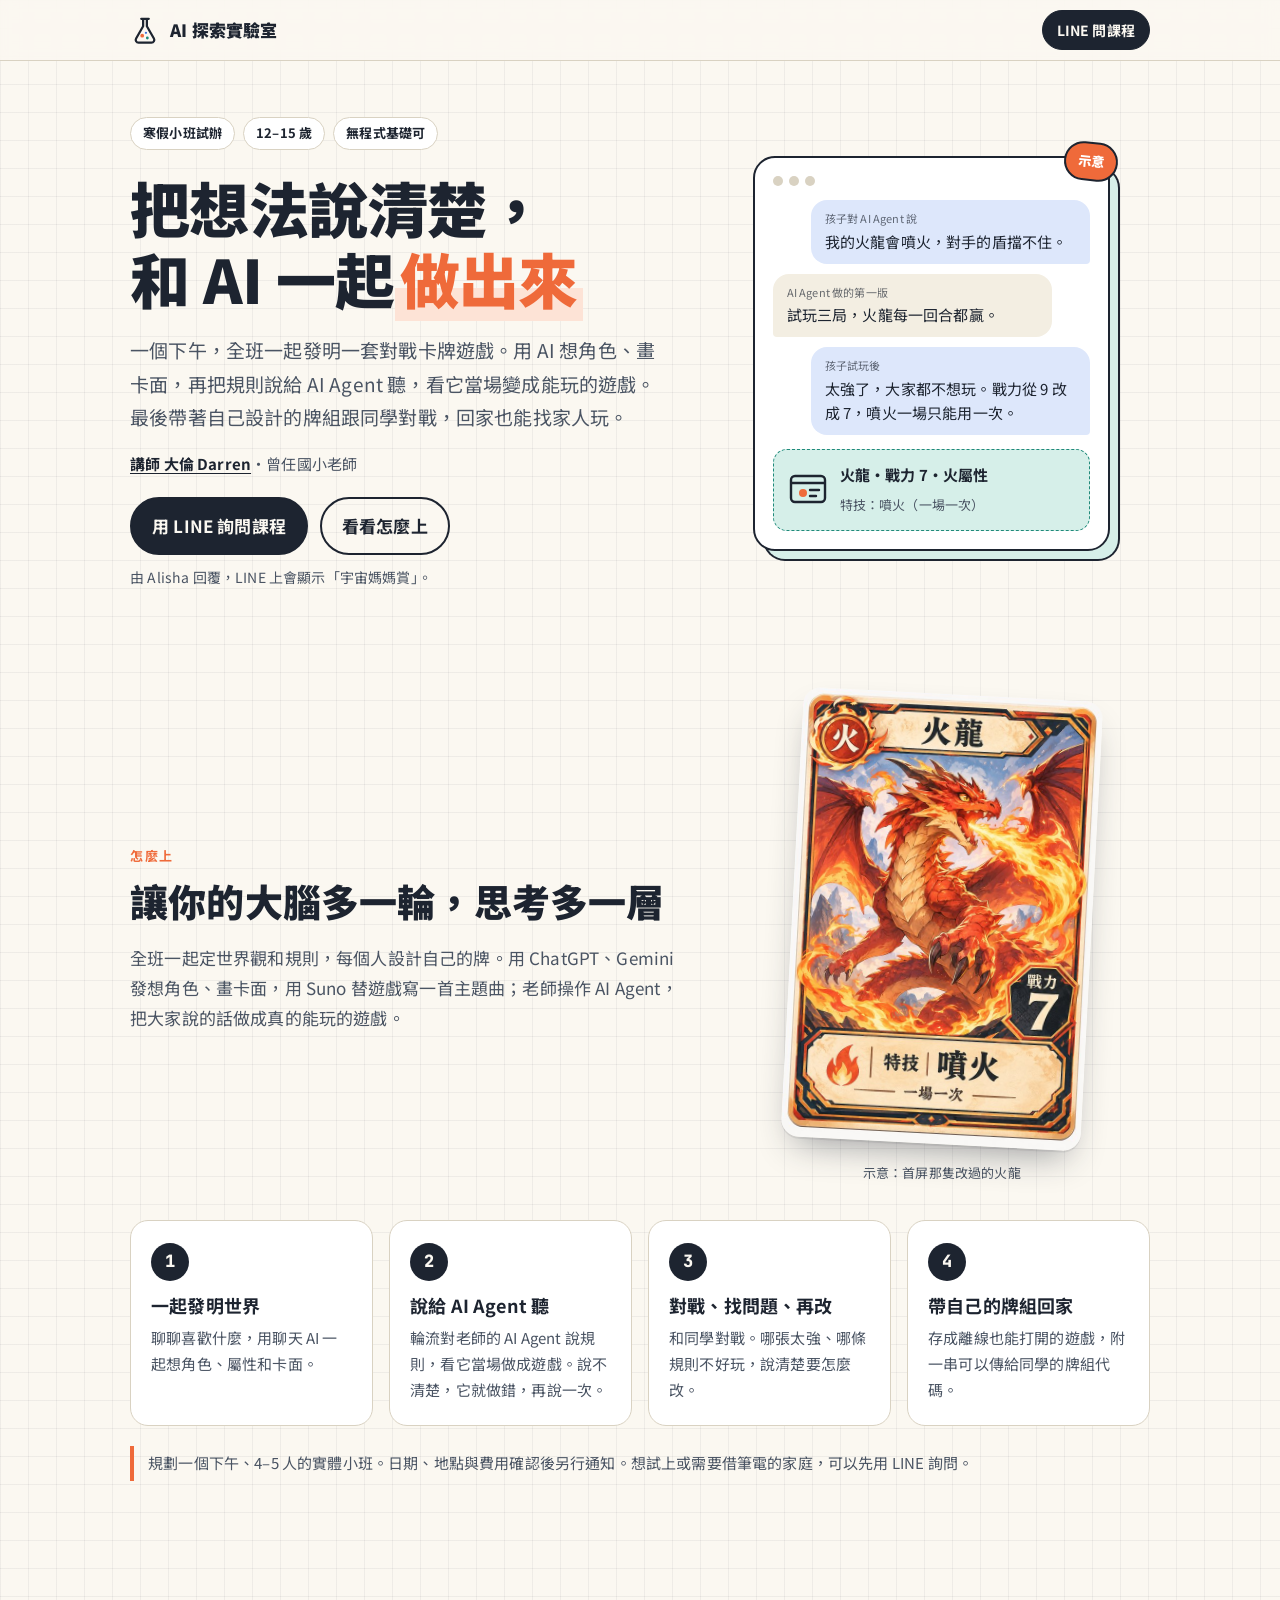
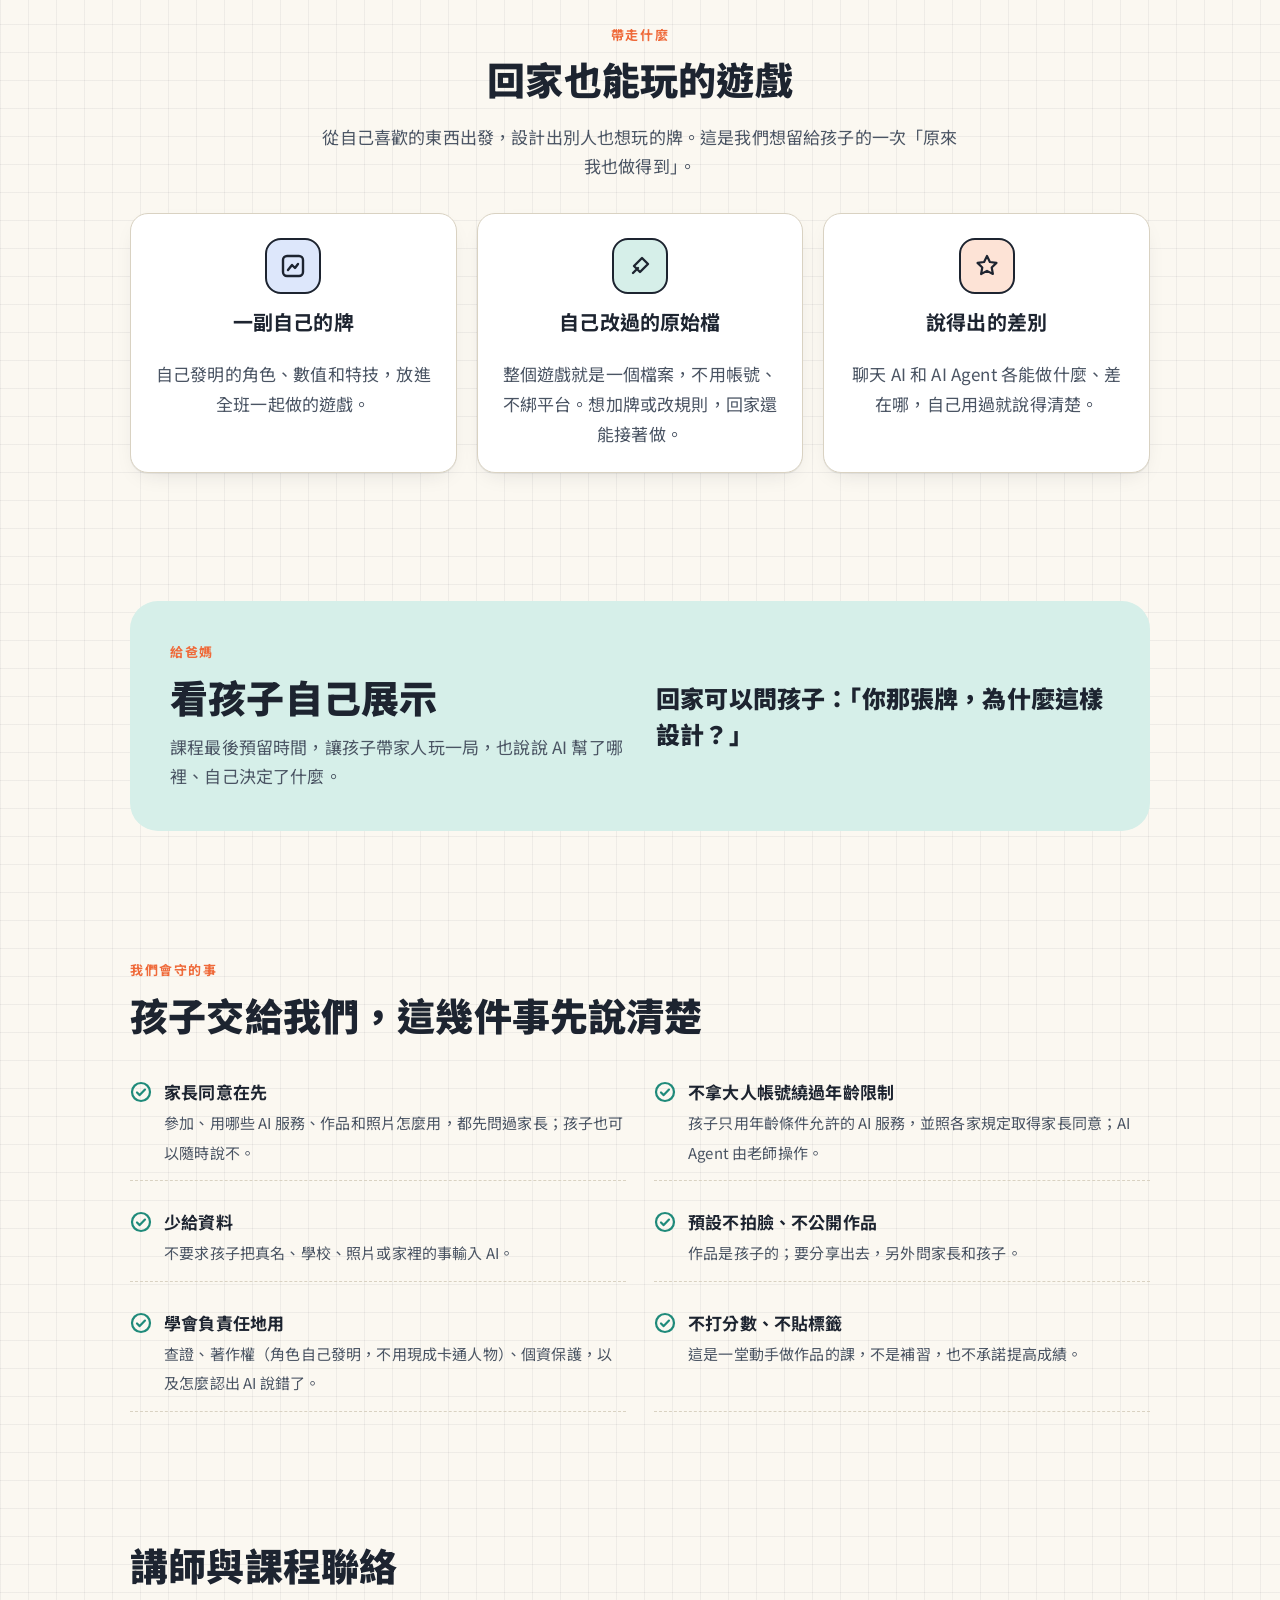
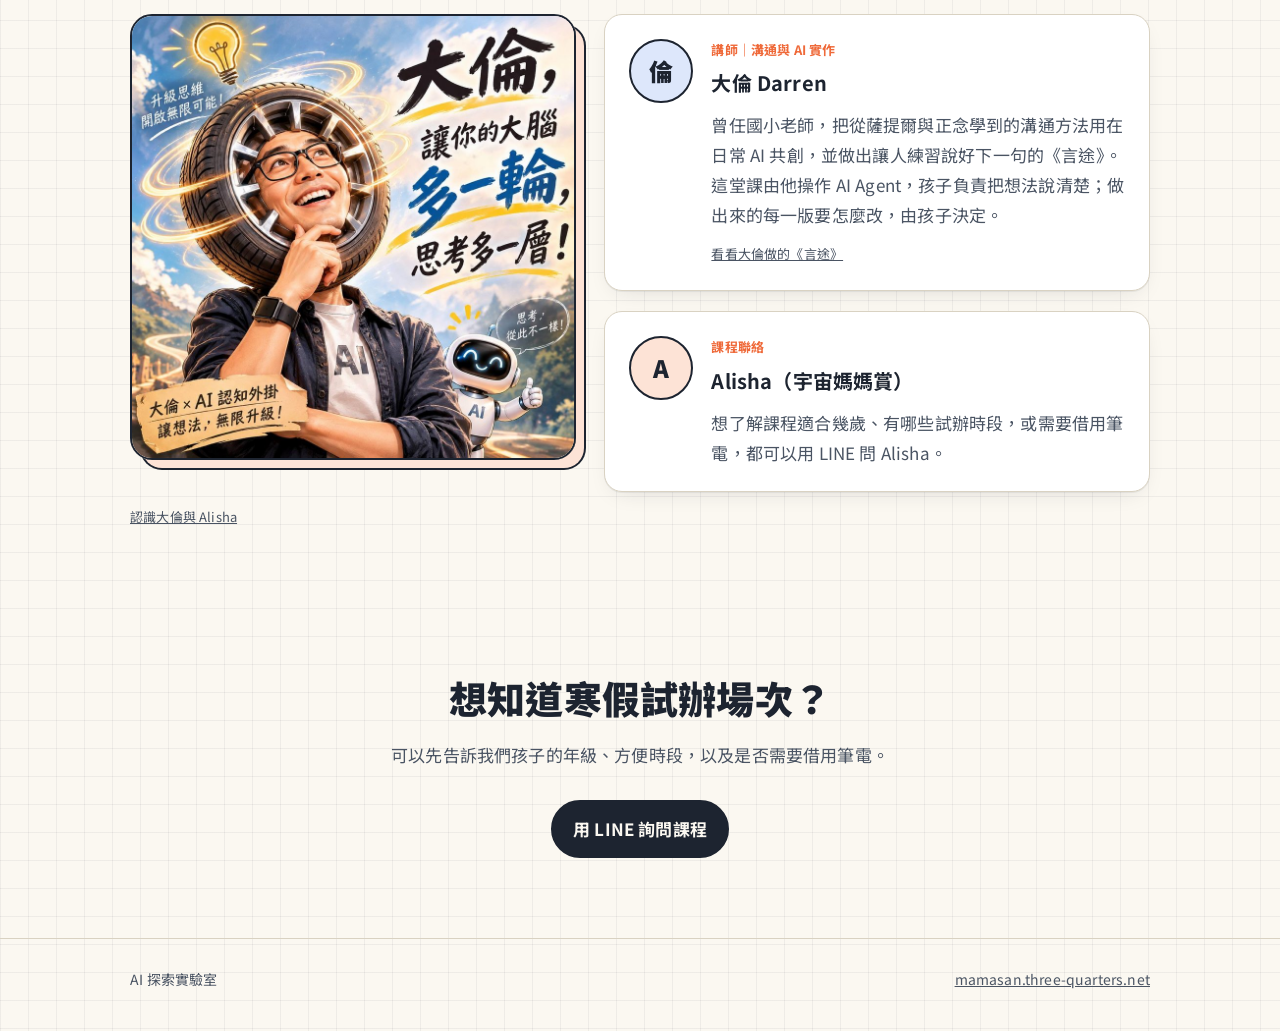
<file: ai-lab/index.html>
<!doctype html>
<html lang="zh-Hant-TW">
<head>
<meta charset="utf-8">
<meta name="viewport" content="width=device-width, initial-scale=1">
<meta name="robots" content="noindex, nofollow">
<title>AI 探索實驗室｜寒假對戰卡牌實作</title>
<meta name="description" content="12–15 歲寒假實體小班。全班用 AI 發明一套對戰卡牌遊戲：想角色、畫卡面，把規則說清楚，看它當場變成能玩的遊戲，帶回自己的牌組。">
<meta property="og:title" content="AI 探索實驗室｜和 AI 一起發明對戰卡牌">
<meta property="og:description" content="一個下午，全班發明一套對戰卡牌遊戲，每個人帶回一副自己設計的牌。">
<meta property="og:type" content="website">
<meta property="og:image" content="https://mamasan.three-quarters.net/ai-lab/poster-wheel.jpg">
<link rel="preconnect" href="https://fonts.googleapis.com">
<link rel="preconnect" href="https://fonts.gstatic.com" crossorigin>
<link href="https://fonts.googleapis.com/css2?family=Noto+Sans+TC:wght@400;500;700;900&family=JetBrains+Mono:wght@500;700&display=swap" rel="stylesheet">
<style>
:root{
  --paper:#fbf8f1; --paper-2:#f3eee2; --ink:#1d2430; --ink-2:#4a5463; --line:#d9d2c2;
  --grid:rgba(29,36,48,.055);
  --spark:#ef6a3a; --spark-soft:#fde3d6; --leaf:#1f8a7a; --leaf-soft:#d6efe9; --sky:#3b6fd8; --sky-soft:#dde7fb;
  --card:#ffffff; --shadow:0 1px 0 rgba(29,36,48,.06),0 8px 24px -12px rgba(29,36,48,.18);
  --radius:18px;
}
@media (prefers-color-scheme:dark){
  :root{
    --paper:#151a22; --paper-2:#1b212b; --ink:#eef1f5; --ink-2:#aab3c0; --line:#2e3644;
    --grid:rgba(238,241,245,.045);
    --spark:#ff8a5c; --spark-soft:#3a2620; --leaf:#4cc2ad; --leaf-soft:#18302c; --sky:#7ea2f0; --sky-soft:#1c2740;
    --card:#1e2530; --shadow:0 1px 0 rgba(0,0,0,.3),0 10px 28px -14px rgba(0,0,0,.6);
  }
}
*{box-sizing:border-box}
html{-webkit-text-size-adjust:100%}
body{
  margin:0; background:var(--paper); color:var(--ink);
  font-family:"Noto Sans TC",system-ui,-apple-system,"PingFang TC","Microsoft JhengHei",sans-serif;
  font-size:17px; line-height:1.75; letter-spacing:.01em;
  background-image:linear-gradient(var(--grid) 1px,transparent 1px),linear-gradient(90deg,var(--grid) 1px,transparent 1px);
  background-size:28px 28px;
}
a{color:inherit}
.wrap{max-width:1060px; margin:0 auto; padding:0 20px}

/* top */
.top{position:sticky; top:0; z-index:5; background:color-mix(in srgb,var(--paper) 88%,transparent); backdrop-filter:blur(8px); border-bottom:1px solid var(--line)}
.top .wrap{display:flex; align-items:center; justify-content:space-between; height:60px}
.brand{display:flex; align-items:center; gap:10px; font-weight:900; text-decoration:none; font-size:17px}
.brand svg{flex:none}
.btn{display:inline-flex; align-items:center; gap:8px; padding:12px 20px; border-radius:999px; font-weight:700; text-decoration:none; border:2px solid var(--ink); transition:transform .15s ease, box-shadow .15s ease}
.btn:hover{transform:translateY(-2px); box-shadow:0 6px 0 -2px var(--ink)}
.btn-main{background:var(--ink); color:var(--paper)}
.btn-ghost{background:transparent}
.btn-sm{padding:7px 14px; font-size:14px; border-width:1.5px}

/* hero */
.hero{padding:56px 0 40px}
.hero .wrap{display:grid; grid-template-columns:1.1fr .9fr; gap:48px; align-items:center}
.tag-row{display:flex; flex-wrap:wrap; gap:8px; margin-bottom:22px}
.tag{font-size:13px; font-weight:700; padding:4px 12px; border-radius:999px; border:1.5px solid var(--line); background:var(--card)}
h1{font-size:clamp(34px,6vw,60px); line-height:1.18; margin:0 0 20px; font-weight:900; letter-spacing:-.01em}
h1 .hl{background:linear-gradient(transparent 62%,var(--spark-soft) 62%); padding:0 .08em}
h1 .spark{color:var(--spark)}
.lead{font-size:clamp(17px,2.2vw,19px); color:var(--ink-2); max-width:34em; margin:0 0 18px}
.teacher-line{margin:0 0 20px; font-size:15px; color:var(--ink-2)}
.teacher-line a{color:var(--ink); font-weight:700; text-underline-offset:3px}
.cta{display:flex; flex-wrap:wrap; gap:12px}
.contact-note{margin:10px 0 0; font-size:14px; color:var(--ink-2)}

/* chat demo */
.demo{background:var(--card); border:2px solid var(--ink); border-radius:22px; box-shadow:10px 10px 0 -2px var(--leaf-soft),10px 10px 0 0 var(--ink); padding:18px; position:relative}
.demo-bar{display:flex; gap:6px; margin-bottom:14px}
.demo-bar i{width:10px; height:10px; border-radius:50%; background:var(--line); display:block}
.msg{max-width:88%; padding:10px 14px; border-radius:16px; font-size:15px; line-height:1.6; margin:0 0 10px}
.msg small{display:block; font-size:11px; opacity:.65; margin-bottom:2px}
.msg.kid{margin-left:auto; background:var(--sky-soft); border-bottom-right-radius:4px}
.msg.ai{background:var(--paper-2); border-bottom-left-radius:4px}
.made{margin-top:14px; border:1.5px dashed var(--leaf); border-radius:14px; padding:12px 14px; display:flex; gap:12px; align-items:center; background:var(--leaf-soft)}
.made b{display:block; font-size:15px}
.made span{font-size:13px; color:var(--ink-2)}
.sticker{position:absolute; right:-10px; top:-16px; background:var(--spark); color:#fff; font-weight:900; font-size:13px; padding:6px 12px; border-radius:999px; transform:rotate(6deg); border:2px solid var(--ink)}

/* sections */
section{padding:64px 0}
.kicker{font-size:13px; font-weight:700; color:var(--spark); text-transform:uppercase; letter-spacing:.12em; margin:0 0 8px}
h2{font-size:clamp(26px,4vw,38px); line-height:1.3; margin:0 0 18px; font-weight:900}
.sub{color:var(--ink-2); max-width:38em; margin:0 0 32px}
.grid-2{display:grid; grid-template-columns:1fr 1fr; gap:20px}
.grid-3{display:grid; grid-template-columns:repeat(3,1fr); gap:20px}
.card{background:var(--card); border:1.5px solid var(--line); border-radius:var(--radius); padding:24px; box-shadow:var(--shadow)}
.card h3{margin:0 0 10px; font-size:20px}
.card p{margin:0; color:var(--ink-2)}


.who{display:block; margin-top:14px; font-size:13px; color:var(--ink-2)}

/* steps */
.steps{list-style:none; padding:0; margin:0; display:grid; grid-template-columns:repeat(4,1fr); gap:16px; counter-reset:s}
.steps li{counter-increment:s; background:var(--card); border:1.5px solid var(--line); border-radius:var(--radius); padding:22px 20px; position:relative}
.steps li::before{content:counter(s); display:grid; place-items:center; width:38px; height:38px; border-radius:50%; background:var(--ink); color:var(--paper); font-weight:900; margin-bottom:12px; font-family:"JetBrains Mono",monospace}
.steps h3{margin:0 0 6px; font-size:18px; line-height:1.4}
.steps p{margin:0; font-size:15px; color:var(--ink-2)}
.how-head{display:grid; grid-template-columns:1.15fr .85fr; gap:40px; align-items:center; margin-bottom:36px}
.how-head .sub{margin-bottom:0}
.poster{margin:0}
.poster img{display:block; width:100%; height:auto; border-radius:22px; border:2px solid var(--ink); box-shadow:10px 10px 0 -2px var(--spark-soft),10px 10px 0 0 var(--ink)}
.game-card{margin:0; justify-self:center; width:100%; max-width:300px; text-align:center}
.game-card img{display:block; width:100%; height:auto; border-radius:18px; transform:rotate(3deg); box-shadow:0 2px 0 rgba(29,36,48,.08),0 18px 36px -14px rgba(29,36,48,.45)}
.game-card figcaption{margin-top:18px; font-size:13px; color:var(--ink-2)}
.people-grid{display:grid; grid-template-columns:.9fr 1.1fr; gap:28px; align-items:start; margin-top:24px}
.people-cards{display:grid; gap:20px}
.note{margin-top:20px; font-size:15px; color:var(--ink-2); border-left:4px solid var(--spark); padding:4px 0 4px 14px}

.take{text-align:center}
.take .sub{margin-inline:auto}
.take .card{display:flex; flex-direction:column; align-items:center; gap:10px}
.take .ico{width:56px; height:56px; border-radius:16px; display:grid; place-items:center; border:2px solid var(--ink)}

.parents{background:var(--leaf-soft); border-radius:28px; padding:40px; display:grid; grid-template-columns:1fr 1fr; gap:32px; align-items:center}
.parents h2{margin-bottom:10px}
.parents .q{font-size:clamp(20px,2.6vw,24px); font-weight:900; line-height:1.5; margin:0}

.promise{display:grid; grid-template-columns:1fr 1fr; gap:12px 28px; list-style:none; padding:0; margin:0}
.promise li{display:flex; gap:12px; align-items:flex-start; padding:14px 0; border-bottom:1px dashed var(--line)}
.promise svg{flex:none; margin-top:4px}
.promise b{display:block}
.promise span{color:var(--ink-2); font-size:15px}

.people .card{display:flex; gap:18px; align-items:flex-start}
.avatar{flex:none; width:64px; height:64px; border-radius:50%; display:grid; place-items:center; font-weight:900; font-size:24px; border:2px solid var(--ink)}
.people .role{font-size:13px; font-weight:700; color:var(--spark); margin:0 0 4px}

.closing{text-align:center; padding:80px 0}
.closing .motto{color:var(--ink-2); margin:0 0 30px}
.closing .cta{justify-content:center}

footer{border-top:1px solid var(--line); padding:28px 0 40px; font-size:14px; color:var(--ink-2)}
footer .wrap{display:flex; flex-wrap:wrap; justify-content:space-between; gap:12px}

@media (max-width:900px){
  .hero .wrap{grid-template-columns:1fr; gap:36px}
  .steps{grid-template-columns:1fr 1fr}
  .grid-3{grid-template-columns:1fr}
  .parents{grid-template-columns:1fr; padding:28px}
  .how-head,.people-grid{grid-template-columns:1fr; gap:28px}
  .poster{max-width:440px; width:100%; margin-inline:auto}
  .game-card{max-width:260px}
}
@media (max-width:620px){
  body{font-size:16px}
  .wrap{padding:0 16px}
  .hero{padding:36px 0 24px}
  section{padding:48px 0}
  .grid-2,.steps,.promise{grid-template-columns:1fr}
  .demo{box-shadow:6px 6px 0 -2px var(--leaf-soft),6px 6px 0 0 var(--ink)}
  .sticker{right:6px}
  .poster img{box-shadow:6px 6px 0 -2px var(--spark-soft),6px 6px 0 0 var(--ink)}
}
@media (prefers-reduced-motion:reduce){.btn{transition:none}.btn:hover{transform:none}}
</style>
</head>
<body>

<header class="top">
  <div class="wrap">
    <a class="brand" href="#top" aria-label="AI 探索實驗室，回到頂端">
      <svg width="30" height="30" viewBox="0 0 32 32" aria-hidden="true"><path d="M12 4h8M14 4v8L6.5 25a3 3 0 0 0 2.6 4.5h13.8A3 3 0 0 0 25.5 25L18 12V4" fill="none" stroke="currentColor" stroke-width="2.4" stroke-linecap="round" stroke-linejoin="round"/><circle cx="13" cy="22" r="2" fill="#ef6a3a"/><circle cx="18.5" cy="24.5" r="1.5" fill="#1f8a7a"/><circle cx="17" cy="19" r="1.2" fill="#3b6fd8"/></svg>
      AI 探索實驗室
    </a>
    <a class="btn btn-main btn-sm" href="https://line.me/R/ti/p/@941hfdmj" target="_blank" rel="noopener">LINE 問課程</a>
  </div>
</header>

<main id="top">

<section class="hero">
  <div class="wrap">
    <div>
      <div class="tag-row">
        <span class="tag">寒假小班試辦</span><span class="tag">12–15 歲</span><span class="tag">無程式基礎可</span>
      </div>
      <h1>把想法說清楚，<br>和 AI 一起<span class="hl"><span class="spark">做出來</span></span></h1>
      <p class="lead">一個下午，全班一起發明一套對戰卡牌遊戲。用 AI 想角色、畫卡面，再把規則說給 AI Agent 聽，看它當場變成能玩的遊戲。最後帶著自己設計的牌組跟同學對戰，回家也能找家人玩。</p>
      <p class="teacher-line"><a href="#people">講師 大倫 Darren</a>・曾任國小老師</p>
      <div class="cta">
        <a class="btn btn-main" href="https://line.me/R/ti/p/@941hfdmj" target="_blank" rel="noopener" aria-describedby="line-contact">用 LINE 詢問課程</a>
        <a class="btn btn-ghost" href="#how">看看怎麼上</a>
      </div>
      <p class="contact-note" id="line-contact">由 Alisha 回覆，LINE 上會顯示「宇宙媽媽賞」。</p>
    </div>

    <figure class="demo" aria-label="示意：孩子和 AI 一起把想法做成作品">
      <span class="sticker">示意</span>
      <div class="demo-bar" aria-hidden="true"><i></i><i></i><i></i></div>
      <p class="msg kid"><small>孩子對 AI Agent 說</small>我的火龍會噴火，對手的盾擋不住。</p>
      <p class="msg ai"><small>AI Agent 做的第一版</small>試玩三局，火龍每一回合都贏。</p>
      <p class="msg kid"><small>孩子試玩後</small>太強了，大家都不想玩。戰力從 9 改成 7，噴火一場只能用一次。</p>
      <div class="made">
        <svg width="40" height="40" viewBox="0 0 40 40" aria-hidden="true"><rect x="3" y="6" width="34" height="26" rx="4" fill="none" stroke="currentColor" stroke-width="2.4"/><path d="M3 13h34" stroke="currentColor" stroke-width="2.4"/><circle cx="15" cy="23" r="4" fill="#ef6a3a"/><path d="M22 20h9M22 26h6" stroke="currentColor" stroke-width="2.4" stroke-linecap="round"/></svg>
        <div><b>火龍・戰力 7・火屬性</b><span>特技：噴火（一場一次）</span></div>
      </div>
    </figure>
  </div>
</section>

<section id="how">
  <div class="wrap">
    <div class="how-head">
      <div>
        <p class="kicker">怎麼上</p>
        <h2>讓你的大腦多一輪，思考多一層</h2>
        <p class="sub">全班一起定世界觀和規則，每個人設計自己的牌。用 ChatGPT、Gemini 發想角色、畫卡面，用 Suno 替遊戲寫一首主題曲；老師操作 AI Agent，把大家說的話做成真的能玩的遊戲。</p>
      </div>
      <figure class="game-card">
        <img src="card-fire-dragon.jpg" width="600" height="900" loading="lazy" alt="示意卡牌：火龍，火屬性，戰力 7，特技噴火，一場一次。卡面是一隻紅色的龍在山間噴火。">
        <figcaption>示意：首屏那隻改過的火龍</figcaption>
      </figure>
    </div>
    <ol class="steps">
      <li><h3>一起發明世界</h3><p>聊聊喜歡什麼，用聊天 AI 一起想角色、屬性和卡面。</p></li>
      <li><h3>說給 AI Agent 聽</h3><p>輪流對老師的 AI Agent 說規則，看它當場做成遊戲。說不清楚，它就做錯，再說一次。</p></li>
      <li><h3>對戰、找問題、再改</h3><p>和同學對戰。哪張太強、哪條規則不好玩，說清楚要怎麼改。</p></li>
      <li><h3>帶自己的牌組回家</h3><p>存成離線也能打開的遊戲，附一串可以傳給同學的牌組代碼。</p></li>
    </ol>
    <p class="note">規劃一個下午、4–5 人的實體小班。日期、地點與費用確認後另行通知。想試上或需要借筆電的家庭，可以先用 LINE 詢問。</p>
  </div>
</section>

<section class="take">
  <div class="wrap">
    <p class="kicker">帶走什麼</p>
    <h2>回家也能玩的遊戲</h2>
    <p class="sub">從自己喜歡的東西出發，設計出別人也想玩的牌。這是我們想留給孩子的一次「原來我也做得到」。</p>
    <div class="grid-3">
      <div class="card"><span class="ico" style="background:var(--sky-soft)"><svg width="28" height="28" viewBox="0 0 28 28" aria-hidden="true"><rect x="4" y="4" width="20" height="20" rx="4" fill="none" stroke="currentColor" stroke-width="2.4"/><path d="M9 18l4-5 3 3 3-4" fill="none" stroke="currentColor" stroke-width="2.4" stroke-linecap="round" stroke-linejoin="round"/></svg></span><h3>一副自己的牌</h3><p>自己發明的角色、數值和特技，放進全班一起做的遊戲。</p></div>
      <div class="card"><span class="ico" style="background:var(--leaf-soft)"><svg width="28" height="28" viewBox="0 0 28 28" aria-hidden="true"><path d="M7 21l5-5M16 6l6 6-8 8-6-6z" fill="none" stroke="currentColor" stroke-width="2.4" stroke-linecap="round" stroke-linejoin="round"/></svg></span><h3>自己改過的原始檔</h3><p>整個遊戲就是一個檔案，不用帳號、不綁平台。想加牌或改規則，回家還能接著做。</p></div>
      <div class="card"><span class="ico" style="background:var(--spark-soft)"><svg width="28" height="28" viewBox="0 0 28 28" aria-hidden="true"><path d="M14 4l2.9 6 6.6.9-4.8 4.6 1.2 6.5L14 18.9 8.1 22l1.2-6.5L4.5 10.9l6.6-.9z" fill="none" stroke="currentColor" stroke-width="2.2" stroke-linejoin="round"/></svg></span><h3>說得出的差別</h3><p>聊天 AI 和 AI Agent 各能做什麼、差在哪，自己用過就說得清楚。</p></div>
    </div>
  </div>
</section>

<section id="parents">
  <div class="wrap">
    <div class="parents">
      <div>
        <p class="kicker">給爸媽</p>
        <h2>看孩子自己展示</h2>
        <p style="margin:0;color:var(--ink-2)">課程最後預留時間，讓孩子帶家人玩一局，也說說 AI 幫了哪裡、自己決定了什麼。</p>
      </div>
      <p class="q">回家可以問孩子：「你那張牌，為什麼這樣設計？」</p>
    </div>
  </div>
</section>

<section id="promise">
  <div class="wrap">
    <p class="kicker">我們會守的事</p>
    <h2>孩子交給我們，這幾件事先說清楚</h2>
    <ul class="promise" style="margin-top:24px">
      <li><svg width="22" height="22" viewBox="0 0 22 22" aria-hidden="true"><circle cx="11" cy="11" r="9" fill="none" stroke="#1f8a7a" stroke-width="2.2"/><path d="M7 11.5l2.7 2.6L15 8.6" fill="none" stroke="#1f8a7a" stroke-width="2.2" stroke-linecap="round" stroke-linejoin="round"/></svg><div><b>家長同意在先</b><span>參加、用哪些 AI 服務、作品和照片怎麼用，都先問過家長；孩子也可以隨時說不。</span></div></li>
      <li><svg width="22" height="22" viewBox="0 0 22 22" aria-hidden="true"><circle cx="11" cy="11" r="9" fill="none" stroke="#1f8a7a" stroke-width="2.2"/><path d="M7 11.5l2.7 2.6L15 8.6" fill="none" stroke="#1f8a7a" stroke-width="2.2" stroke-linecap="round" stroke-linejoin="round"/></svg><div><b>不拿大人帳號繞過年齡限制</b><span>孩子只用年齡條件允許的 AI 服務，並照各家規定取得家長同意；AI Agent 由老師操作。</span></div></li>
      <li><svg width="22" height="22" viewBox="0 0 22 22" aria-hidden="true"><circle cx="11" cy="11" r="9" fill="none" stroke="#1f8a7a" stroke-width="2.2"/><path d="M7 11.5l2.7 2.6L15 8.6" fill="none" stroke="#1f8a7a" stroke-width="2.2" stroke-linecap="round" stroke-linejoin="round"/></svg><div><b>少給資料</b><span>不要求孩子把真名、學校、照片或家裡的事輸入 AI。</span></div></li>
      <li><svg width="22" height="22" viewBox="0 0 22 22" aria-hidden="true"><circle cx="11" cy="11" r="9" fill="none" stroke="#1f8a7a" stroke-width="2.2"/><path d="M7 11.5l2.7 2.6L15 8.6" fill="none" stroke="#1f8a7a" stroke-width="2.2" stroke-linecap="round" stroke-linejoin="round"/></svg><div><b>預設不拍臉、不公開作品</b><span>作品是孩子的；要分享出去，另外問家長和孩子。</span></div></li>
      <li><svg width="22" height="22" viewBox="0 0 22 22" aria-hidden="true"><circle cx="11" cy="11" r="9" fill="none" stroke="#1f8a7a" stroke-width="2.2"/><path d="M7 11.5l2.7 2.6L15 8.6" fill="none" stroke="#1f8a7a" stroke-width="2.2" stroke-linecap="round" stroke-linejoin="round"/></svg><div><b>學會負責任地用</b><span>查證、著作權（角色自己發明，不用現成卡通人物）、個資保護，以及怎麼認出 AI 說錯了。</span></div></li>
      <li><svg width="22" height="22" viewBox="0 0 22 22" aria-hidden="true"><circle cx="11" cy="11" r="9" fill="none" stroke="#1f8a7a" stroke-width="2.2"/><path d="M7 11.5l2.7 2.6L15 8.6" fill="none" stroke="#1f8a7a" stroke-width="2.2" stroke-linecap="round" stroke-linejoin="round"/></svg><div><b>不打分數、不貼標籤</b><span>這是一堂動手做作品的課，不是補習，也不承諾提高成績。</span></div></li>
    </ul>
  </div>
</section>

<section class="people" id="people">
  <div class="wrap">
    <h2>講師與課程聯絡</h2>
    <div class="people-grid">
      <figure class="poster">
        <img src="poster-wheel.jpg" width="900" height="900" loading="lazy" alt="海報：大倫頭上套著一個發光的輪胎，抬頭笑著想事情，旁邊有個比讚的小機器人。標語寫著「大倫，讓你的大腦多一輪，思考多一層！」「大倫 × AI 認知外掛，讓想法無限升級！」">
      </figure>
      <div class="people-cards">
      <div class="card">
        <span class="avatar" style="background:var(--sky-soft)">倫</span>
        <div>
          <p class="role">講師｜溝通與 AI 實作</p>
          <h3>大倫 Darren</h3>
          <p>曾任國小老師，把從薩提爾與正念學到的溝通方法用在日常 AI 共創，並做出讓人練習說好下一句的《言途》。這堂課由他操作 AI Agent，孩子負責把想法說清楚；做出來的每一版要怎麼改，由孩子決定。</p>
          <a class="who" href="https://three-quarters.net/products/dialogue-trainer/">看看大倫做的《言途》</a>
        </div>
      </div>
      <div class="card">
        <span class="avatar" style="background:var(--spark-soft)">A</span>
        <div>
          <p class="role">課程聯絡</p>
          <h3>Alisha（宇宙媽媽賞）</h3>
          <p>想了解課程適合幾歲、有哪些試辦時段，或需要借用筆電，都可以用 LINE 問 Alisha。</p>
        </div>
      </div>
      </div>
    </div>
    <a class="who" href="https://three-quarters.net/about/#us">認識大倫與 Alisha</a>
  </div>
</section>

<section class="closing">
  <div class="wrap">
    <h2>想知道寒假試辦場次？</h2>
    <p class="motto">可以先告訴我們孩子的年級、方便時段，以及是否需要借用筆電。</p>
    <div class="cta">
      <a class="btn btn-main" href="https://line.me/R/ti/p/@941hfdmj" target="_blank" rel="noopener" aria-describedby="line-contact">用 LINE 詢問課程</a>
    </div>
  </div>
</section>

</main>

<footer>
  <div class="wrap">
    <span>AI 探索實驗室</span>
    <a href="/">mamasan.three-quarters.net</a>
  </div>
</footer>

</body>
</html>
</file>
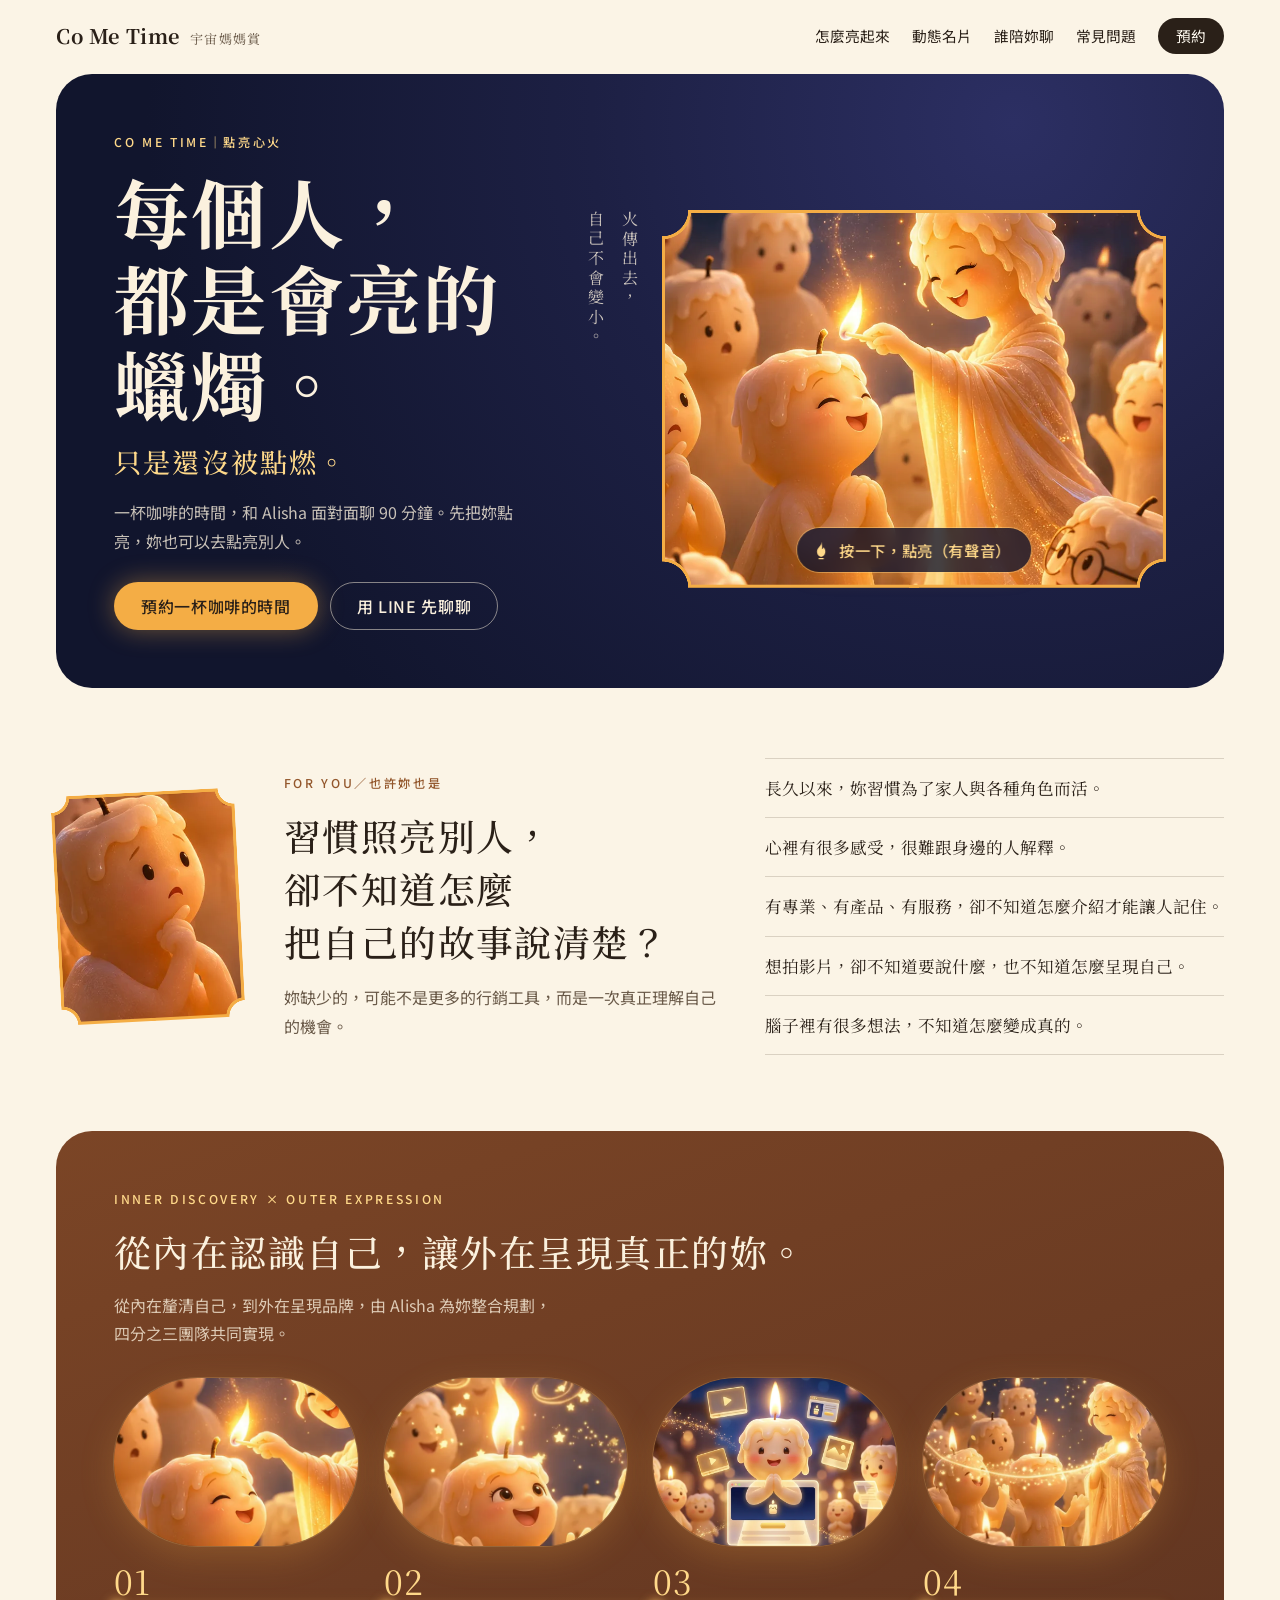
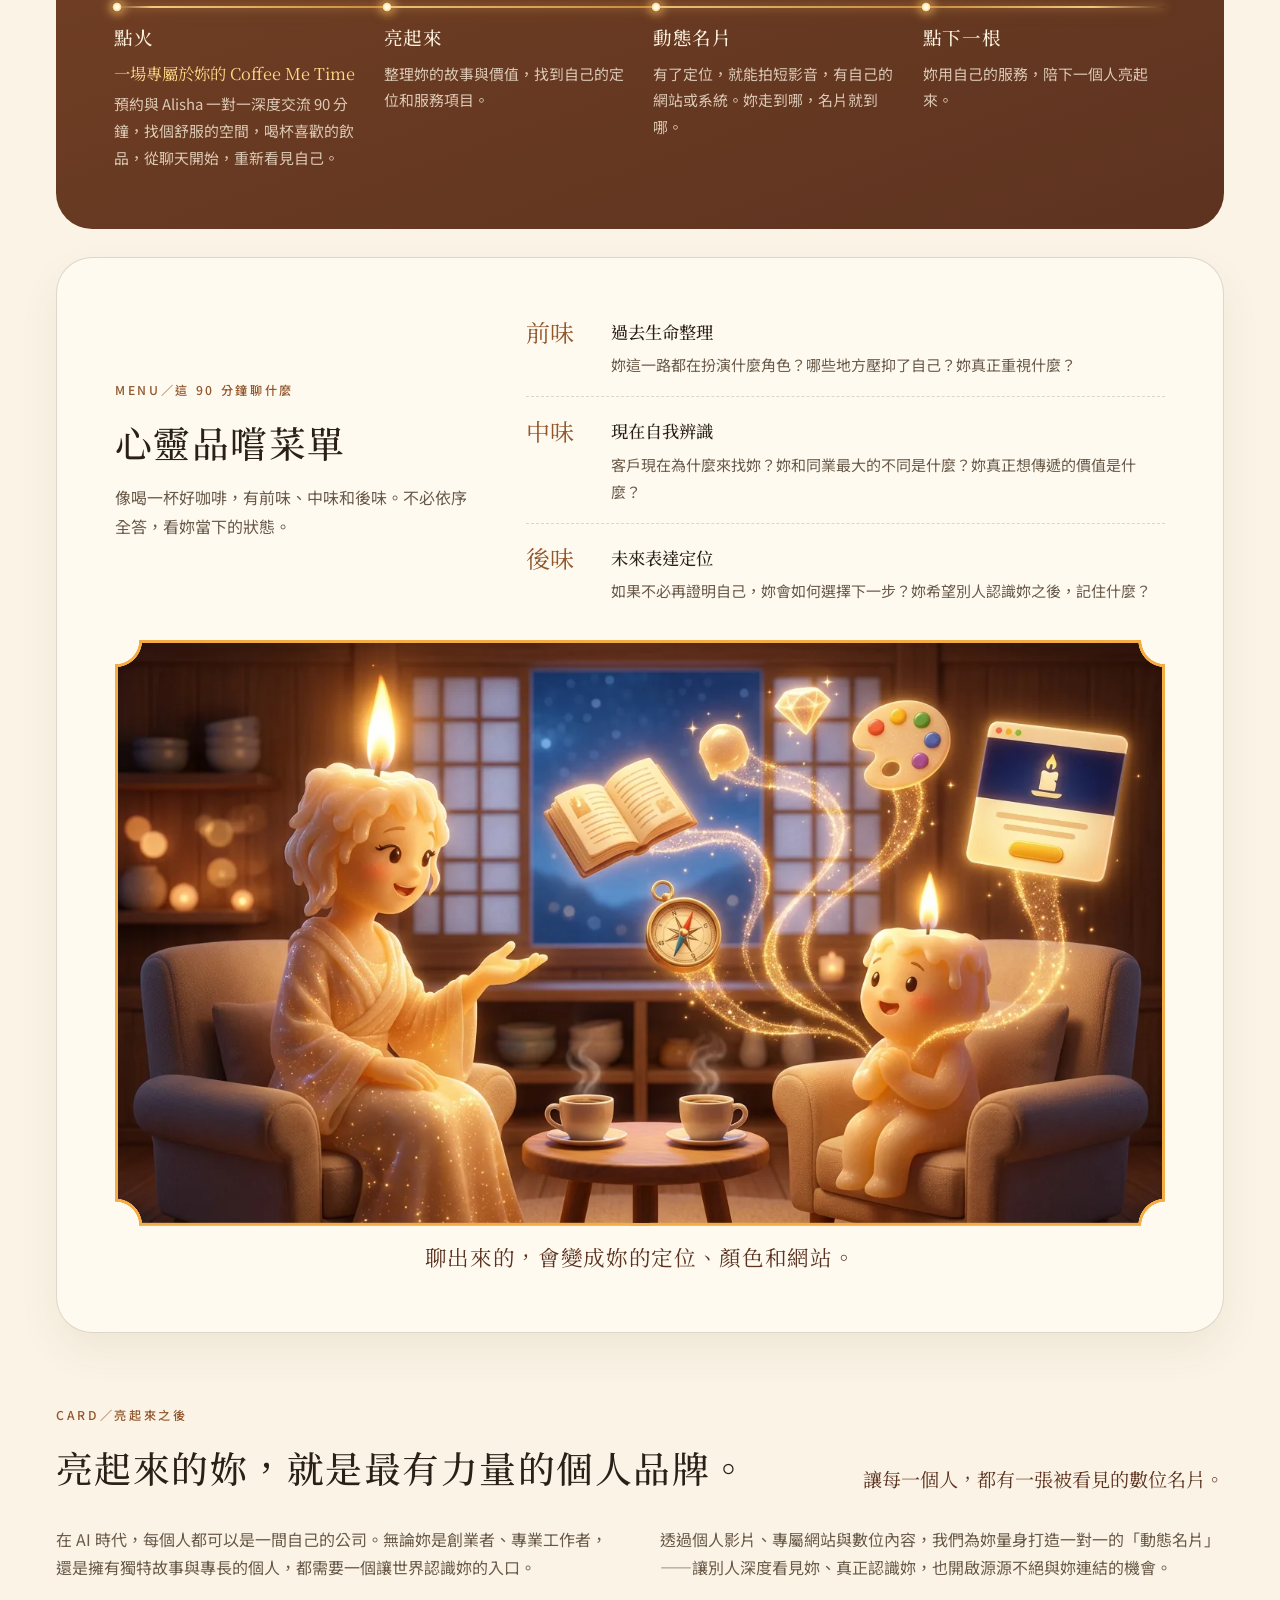
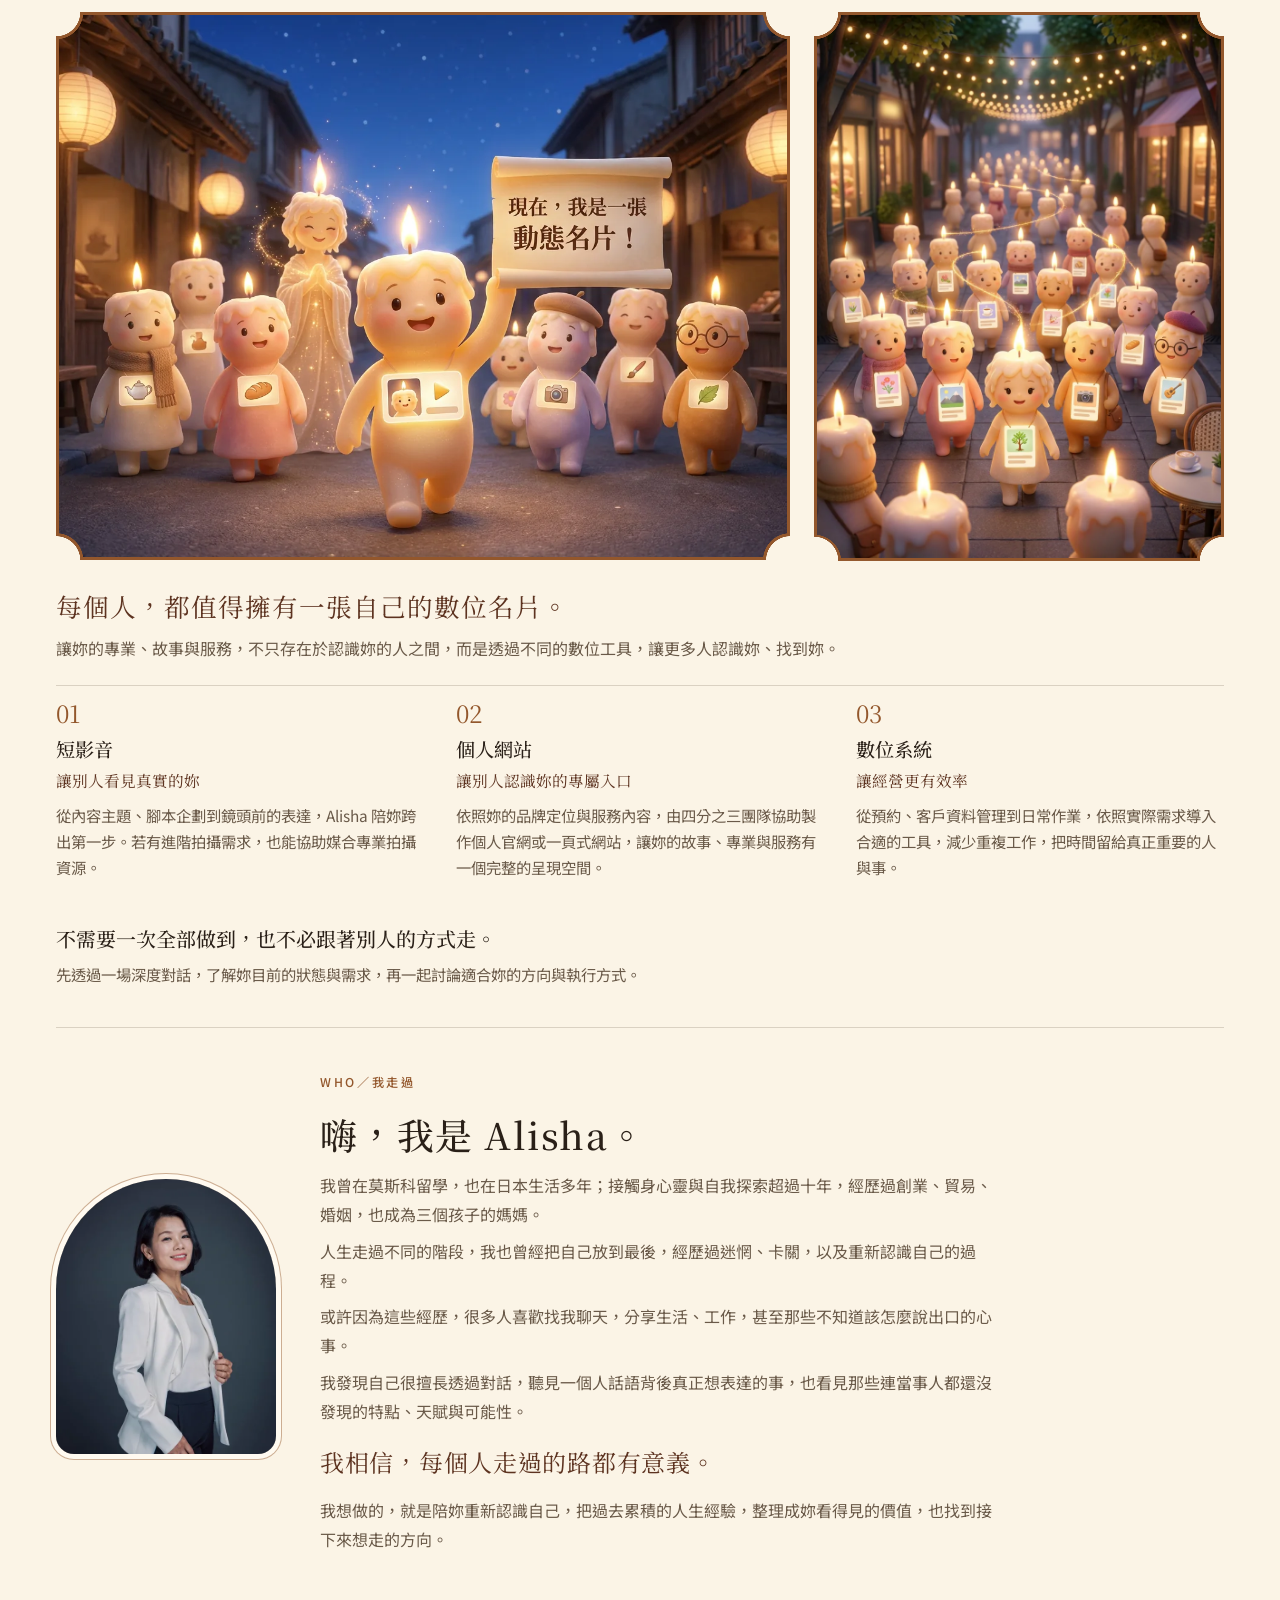
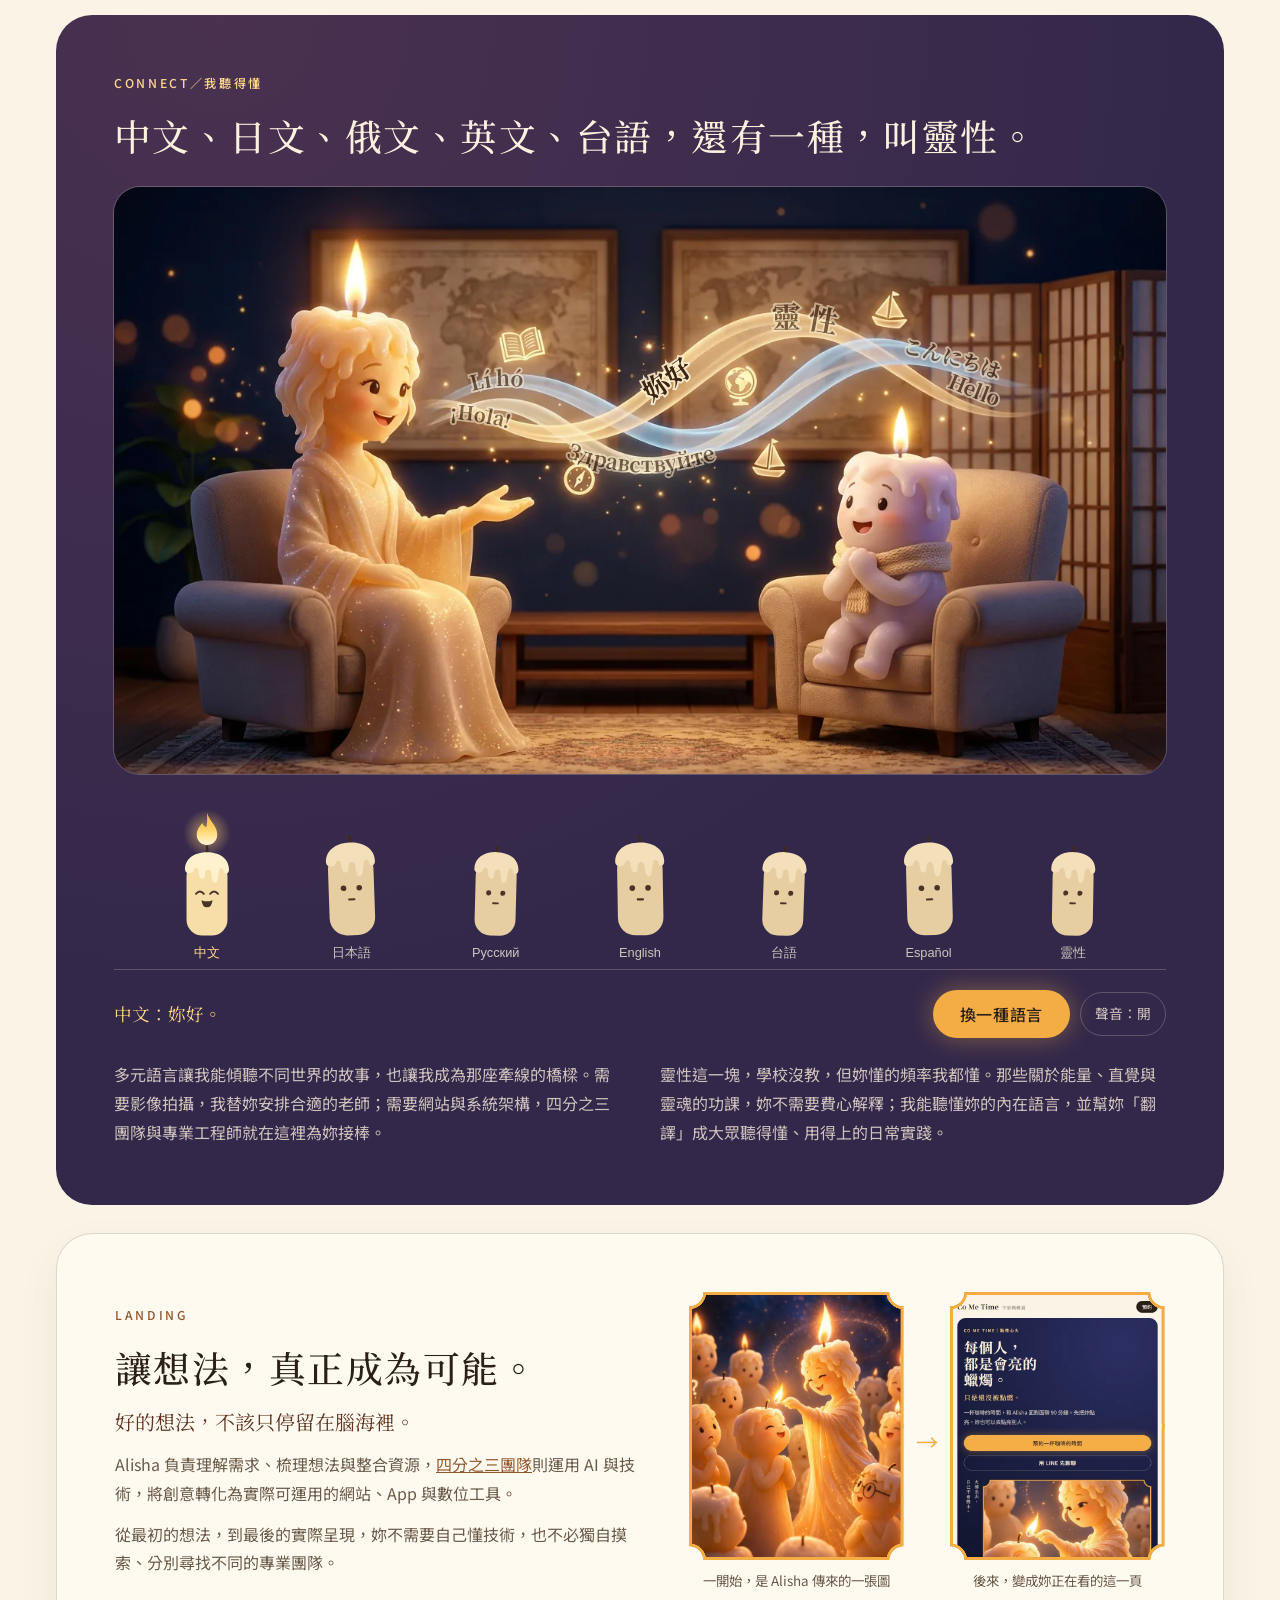
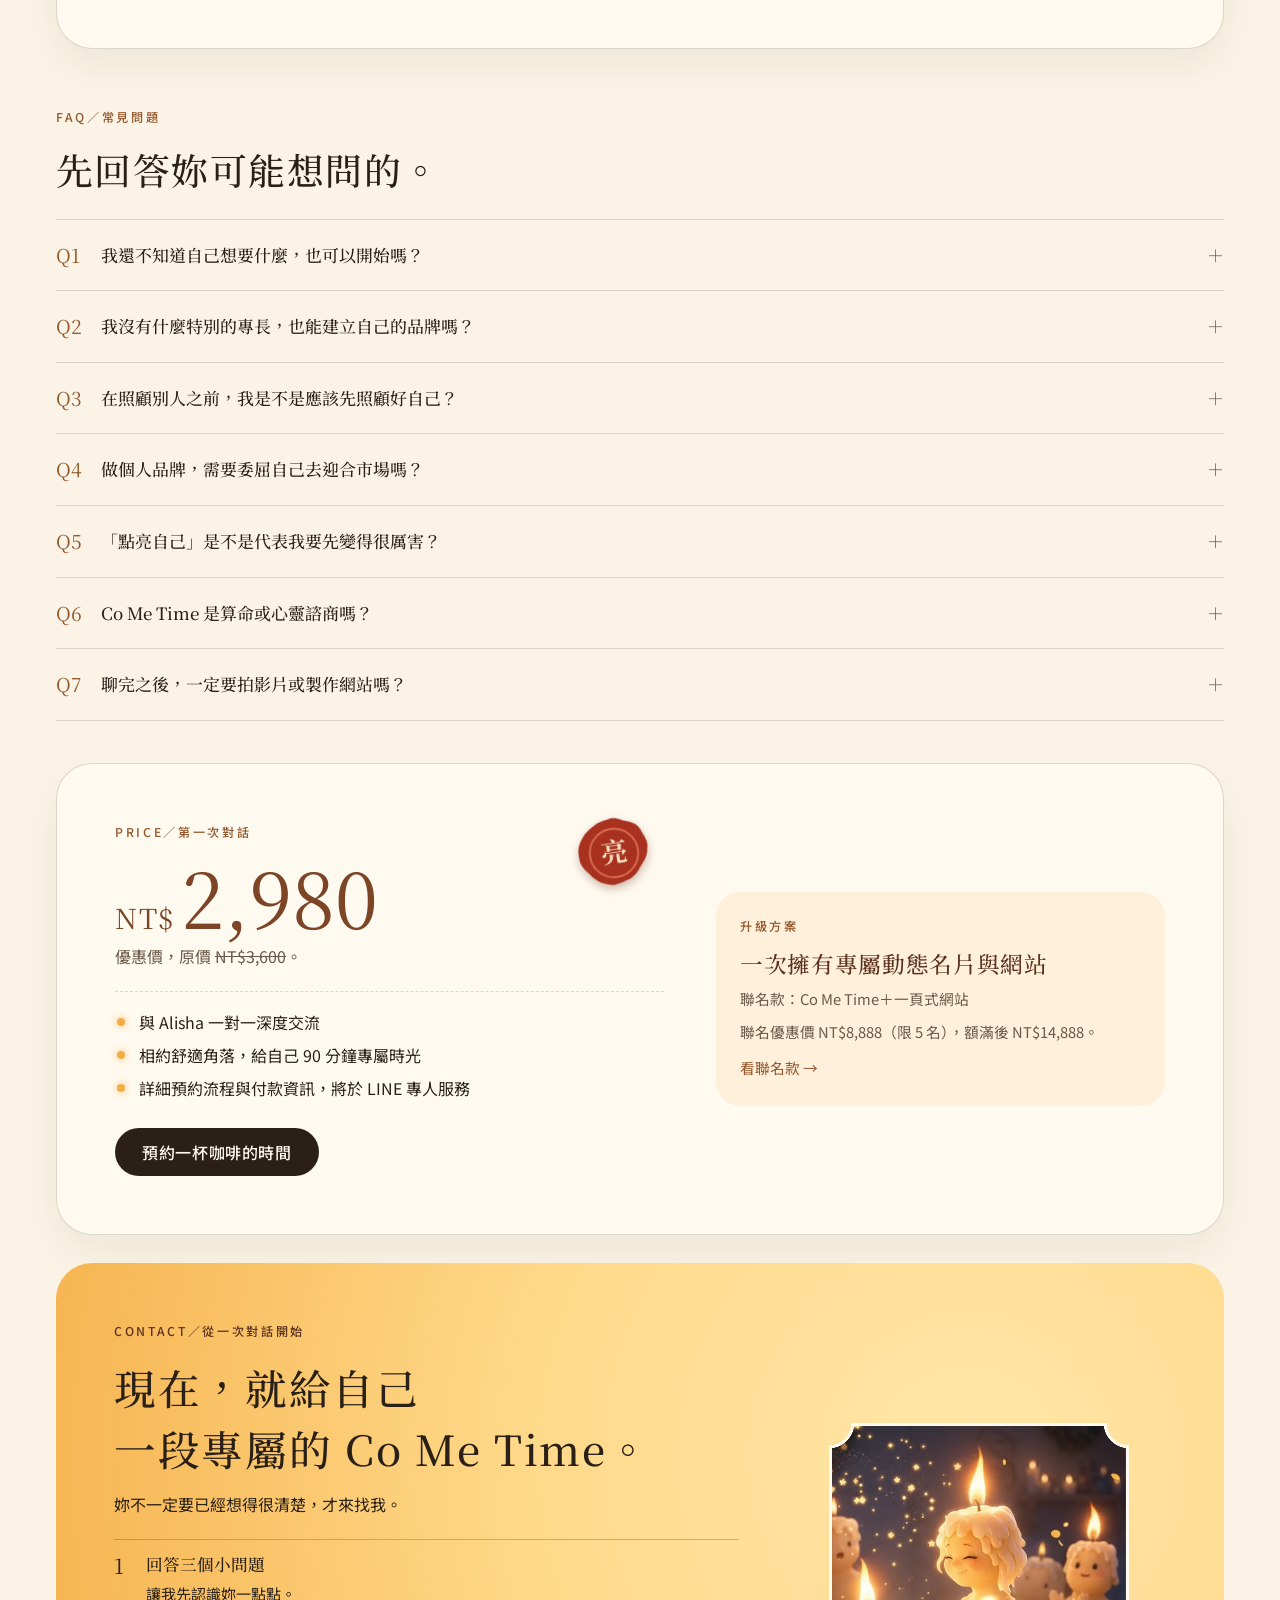
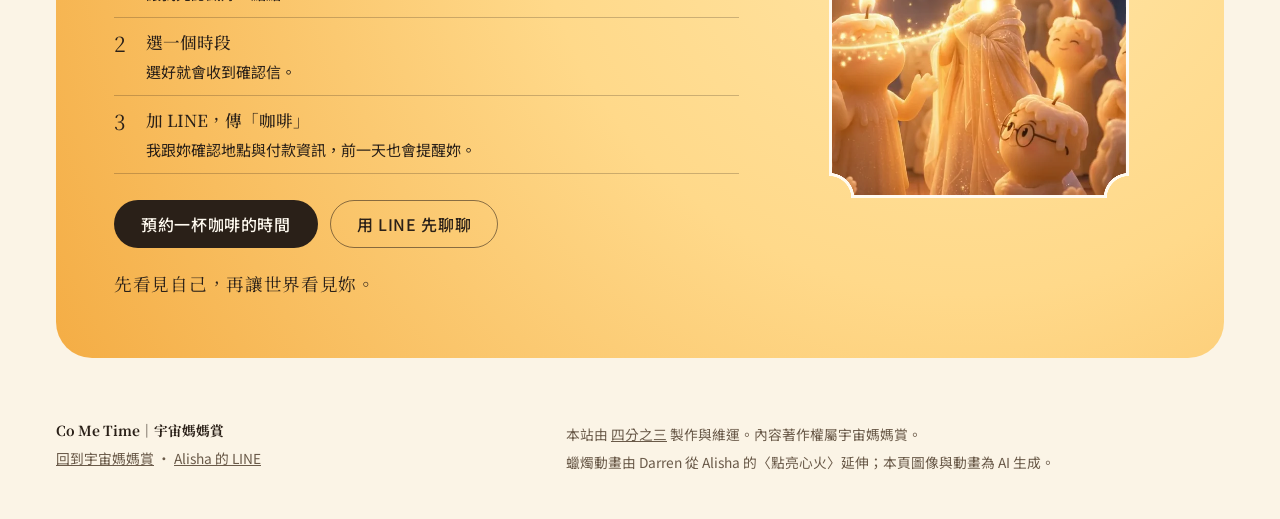
<file: cometime/index.html>
<!DOCTYPE html>
<html lang="zh-Hant">
<head>
  <meta charset="utf-8">
  <meta name="viewport" content="width=device-width, initial-scale=1">
  <title>Co Me Time｜每個人，都是會亮的蠟燭｜宇宙媽媽賞</title>
  <meta name="description" content="每個人都是會亮的蠟燭，只是還沒被點燃。和 Alisha 一對一深度交流 90 分鐘，找到妳的定位與服務，先亮起來，再去點亮別人。">
  <meta property="og:type" content="website">
  <meta property="og:site_name" content="宇宙媽媽賞｜輕贏實驗室">
  <meta property="og:title" content="每個人，都是會亮的蠟燭｜Co Me Time">
  <meta property="og:description" content="一杯咖啡的時間，和 Alisha 面對面聊 90 分鐘。先把妳點亮，妳也可以去點亮別人。">
  <meta property="og:url" content="https://mamasan.three-quarters.net/cometime/">
  <meta property="og:image" content="https://mamasan.three-quarters.net/cometime/media/og-candle.jpg?v=20261106">
  <meta property="og:image:width" content="1200">
  <meta property="og:image:height" content="630">
  <meta name="twitter:card" content="summary_large_image">
  <link rel="preconnect" href="https://fonts.googleapis.com">
  <link rel="preconnect" href="https://fonts.gstatic.com" crossorigin>
  <link rel="stylesheet" href="https://fonts.googleapis.com/css2?family=Noto+Sans+TC:wght@400;500;700&family=Noto+Serif+TC:wght@500;700&display=swap">
  <link rel="stylesheet" href="candle.css">
  <script src="candle.js" defer></script>
</head>
<!--
  Co Me Time 現行版（2026-11-06 定案，Claude）。以後只有這一版，要修就修這裡。舊版在 Git fc39c42。
  蠟燭被點燃是意象，動態名片是落地；她走過、她聽得懂、我們做得出來。正本見下方「方向正本」。
  方法、名片、自我介紹、語言、問答與價格區的字是她 11-06 給的原文，不要潤飾（落地段依她的方向調過兩處）；原稿在 mamasan-lab 3-cometime/2026-11-06-第二份候選頁修改原稿.md。她說「動態名片」「數位名片」，不用「會動的名片」。
  step-seen、brand-talk、moving-card、street-card、languages 五張圖 2026-11-13 改成跟首屏動畫同一種卡通蠟燭（Darren：卡通蠟燭是錨點），用 Vertex 以〈點亮心火的蠟燭聚會〉為參考重出；提示詞與收據在 Drive 想法箱。
  排法比照四分之三官網的聯名款頁（services/cometime/）：每區一張圓角色紙、直排小字、票券框、細線分列、問答之後才是價格。
  資料夾可整包複製：只用同資料夾的 candle.css、candle.js 與 media/，不用全站樣式。
  分享預覽（title、description、og:*、og-candle.jpg）一律不放價格（mamasan 2026-11-05）。
  改價要同步：本頁、四分之三官網聯名款頁，清單在 darrenfiy-studio OFFERINGS/mamasan-partner-menu/cometime-joint-packages.md。
  方向正本：mamasan-lab 6-collaborations/partners/darren/點亮心火.md。文字要避開「燃燒自己，照亮別人」的讀法。
-->
<body>
  <header class="cl-header">
    <div class="page cl-nav">
      <a class="cl-brand" href="../index.html"><strong>Co Me Time</strong><span>宇宙媽媽賞</span></a>
      <nav class="cl-nav-links" aria-label="本頁段落">
        <a href="#method">怎麼亮起來</a>
        <a href="#card">動態名片</a>
        <a href="#about">誰陪妳聊</a>
        <a href="#faq">常見問題</a>
        <a class="cl-nav-cta" href="#contact">預約</a>
      </nav>
    </div>
  </header>

  <main class="page cl">
    <!-- 01 主視覺：動畫靜音自己動，按一下從頭放、有聲音（瀏覽器不准一打開就出聲） -->
    <section class="cl-sheet cl-night cl-hero">
      <span class="cl-label">CO ME TIME｜點亮心火</span>
      <div class="cl-hero-grid">
        <div class="cl-hero-text">
          <h1>
            <span class="cl-giant">每個人，<br>都是會亮的<br>蠟燭。</span>
            <span class="cl-h1-rest">只是還沒被點燃。</span>
          </h1>
          <p class="cl-lead">一杯咖啡的時間，和 Alisha 面對面聊 90 分鐘。先把妳點亮，妳也可以去點亮別人。</p>
          <div class="cl-actions">
            <a class="btn btn-flame" href="https://tally.so/r/PdVXQP">預約一杯咖啡的時間</a>
            <a class="btn btn-line" href="https://line.me/R/ti/p/@941hfdmj">用 LINE 先聊聊</a>
          </div>
        </div>
        <div class="cl-hero-media">
          <p class="cl-vertical">火傳出去，<br>自己不會變小。</p>
          <div class="cl-film">
            <figure class="cl-ticket cl-film-frame" id="film-frame">
              <video id="film" src="media/candle.mp4" poster="media/poster.webp" width="1280" height="720" muted playsinline preload="metadata" aria-label="動畫：一根亮著的蠟燭用火柴點亮另一根，火一根傳一根，最後滿室都亮了起來"></video>
            </figure>
            <button class="cl-film-btn" id="film-sound" type="button">
              <svg viewBox="0 0 24 24" width="20" height="20" aria-hidden="true"><path fill="currentColor" d="M12 2c.6 3.2-1 4.7-2.4 6.3C8.3 9.800 7 11.300 7 13.700 7 17.100 9.300 20 12 20s5-2.900 5-6.300c0-2.300-1.200-3.800-2.100-4.900-.3 1.200-.9 2-1.900 2.400.4-3.300-.1-6.600-1-9.200zM9 21.500h6V23H9z"/></svg>
              <span id="film-sound-text">按一下，點亮（有聲音）</span>
            </button>
          </div>
        </div>
      </div>
    </section>

    <!-- 02 也許妳也是 -->
    <section class="cl-pain">
      <figure class="cl-ticket cl-pain-photo">
        <img src="media/candle-thinking.webp" width="300" height="375" alt="一根還沒點的蠟燭，手指抵著下巴在想事情" loading="lazy">
      </figure>
      <div>
        <span class="cl-label">FOR YOU／也許妳也是</span>
        <h2 class="cl-h2"><span class="cl-nb">習慣照亮別人，</span><span class="cl-nb">卻不知道怎麼</span><span class="cl-nb">把自己的故事說清楚？</span></h2>
        <p>妳缺少的，可能不是更多的行銷工具，而是一次真正理解自己的機會。</p>
      </div>
      <ul class="cl-lines">
        <li>長久以來，妳習慣為了家人與各種角色而活。</li>
        <li>心裡有很多感受，很難跟身邊的人解釋。</li>
        <li>有專業、有產品、有服務，卻不知道怎麼介紹才能讓人記住。</li>
        <li>想拍影片，卻不知道要說什麼，也不知道怎麼呈現自己。</li>
        <li>腦子裡有很多想法，不知道怎麼變成真的。</li>
      </ul>
    </section>

    <!-- 04 方法：標題、英文標籤、說明、第一步都是她的原文 -->
    <section class="cl-sheet cl-ember" id="method">
      <div class="cl-head">
        <div>
          <span class="cl-label">INNER DISCOVERY × OUTER EXPRESSION</span>
          <h2 class="cl-h2"><span class="cl-nb">從內在認識自己，</span><span class="cl-nb">讓外在呈現真正的妳。</span></h2>
        </div>
        <p><span class="cl-nb">從內在釐清自己，到外在呈現品牌，</span><span class="cl-nb">由 Alisha 為妳整合規劃，</span><span class="cl-nb">四分之三團隊共同實現。</span></p>
      </div>
      <ol class="cl-steps" tabindex="0" aria-label="四個步驟（手機上可以左右捲動）">
        <li>
          <figure class="cl-pill"><img src="media/step-match.webp" width="560" height="385" alt="火柴靠近一根還沒點的蠟燭" loading="lazy"></figure>
          <span class="cl-no">01<span class="cl-step-spark" aria-hidden="true"></span></span>
          <h3>點火</h3>
          <p class="cl-step-lead"><span class="cl-nb">一場專屬於妳的</span> <span class="cl-nb">Coffee Me Time</span></p>
          <p>預約與 Alisha 一對一深度交流 90 分鐘，找個舒服的空間，喝杯喜歡的飲品，從聊天開始，重新看見自己。</p>
        </li>
        <li>
          <figure class="cl-pill"><img src="media/step-lit.webp" width="560" height="385" alt="蠟燭亮了，開心地舉起雙手" loading="lazy"></figure>
          <span class="cl-no">02<span class="cl-step-spark" aria-hidden="true"></span></span>
          <h3>亮起來</h3>
          <p>整理妳的故事與價值，找到自己的定位和服務項目。</p>
        </li>
        <li>
          <figure class="cl-pill"><img src="media/step-seen.webp" width="860" height="590" alt="剛亮起來的小蠟燭走上街，胸前是發光的個人網頁，身邊飄著影片和照片" loading="lazy"></figure>
          <span class="cl-no">03<span class="cl-step-spark" aria-hidden="true"></span></span>
          <h3>動態名片</h3>
          <p>有了定位，就能拍短影音，有自己的網站或系統。妳走到哪，名片就到哪。</p>
        </li>
        <li>
          <figure class="cl-pill"><img src="media/step-next.webp" width="700" height="481" alt="一道光串起滿室亮著的蠟燭" loading="lazy"></figure>
          <span class="cl-no">04<span class="cl-step-spark" aria-hidden="true"></span></span>
          <h3>點下一根</h3>
          <p>妳用自己的服務，陪下一個人亮起來。</p>
        </li>
      </ol>
      <p class="cl-swipe" aria-hidden="true">往右滑看四步 →</p>
    </section>

    <!-- 05 心靈品嚐菜單（她的簡報第 7 頁） -->
    <section class="cl-sheet cl-paper cl-menu">
      <div class="cl-menu-side">
        <span class="cl-label">MENU／這 90 分鐘聊什麼</span>
        <h2 class="cl-h2">心靈品嚐菜單</h2>
        <p>像喝一杯好咖啡，有前味、中味和後味。不必依序全答，看妳當下的狀態。</p>
      </div>
      <ul class="cl-taste">
        <li>
          <span class="cl-taste-name">前味</span>
          <div><h3>過去生命整理</h3><p>妳這一路都在扮演什麼角色？哪些地方壓抑了自己？妳真正重視什麼？</p></div>
        </li>
        <li>
          <span class="cl-taste-name">中味</span>
          <div><h3>現在自我辨識</h3><p>客戶現在為什麼來找妳？妳和同業最大的不同是什麼？妳真正想傳遞的價值是什麼？</p></div>
        </li>
        <li>
          <span class="cl-taste-name">後味</span>
          <div><h3>未來表達定位</h3><p>如果不必再證明自己，妳會如何選擇下一步？妳希望別人認識妳之後，記住什麼？</p></div>
        </li>
      </ul>
      <div class="cl-story">
        <figure class="cl-ticket cl-wide">
          <img src="media/brand-talk.webp" width="1376" height="768" alt="點火的高蠟燭和剛亮起來的小蠟燭對坐喝咖啡，金色的光從小蠟燭身上流出，化成故事書、指南針、寶石、調色盤，最後變成一頁網站" loading="lazy">
        </figure>
        <p class="cl-story-say">聊出來的，會變成妳的定位、顏色和網站。</p>
      </div>
    </section>

    <!-- 06 動態名片：蠟燭被點燃是意象，動態名片是做得到的事。字是她 11-06 下午的原文（第二段的「你」統一成「妳」）。 -->
    <section class="cl-card" id="card">
      <div class="cl-head">
        <div>
          <span class="cl-label">CARD／亮起來之後</span>
          <h2 class="cl-h2"><span class="cl-nb">亮起來的妳，</span><span class="cl-nb">就是最有力量的個人品牌。</span></h2>
        </div>
        <p class="cl-head-strong">讓每一個人，都有一張被看見的數位名片。</p>
      </div>
      <div class="cl-card-intro">
        <p>在 AI 時代，每個人都可以是一間自己的公司。無論妳是創業者、專業工作者，還是擁有獨特故事與專長的個人，都需要一個讓世界認識妳的入口。</p>
        <p>透過個人影片、專屬網站與數位內容，我們為妳量身打造一對一的「動態名片」——讓別人深度看見妳、真正認識妳，也開啟源源不絕與妳連結的機會。</p>
      </div>
      <div class="cl-card-pics">
        <figure class="cl-ticket cl-card-one">
          <img src="media/moving-card.webp" width="1200" height="896" alt="小蠟燭走在老街上，胸前掛著自己的動態名片，手上的卷軸寫著「現在，我是一張動態名片！」，身邊的蠟燭胸前也都掛著自己的名牌" loading="lazy">
        </figure>
        <figure class="cl-ticket cl-card-all">
          <img src="media/street-card.webp" width="896" height="1200" alt="街上來來往往的蠟燭，每一根都亮著，身上掛著自己的一頁式網頁" loading="lazy">
        </figure>
      </div>
      <p class="cl-card-say"><span class="cl-nb">每個人，</span><span class="cl-nb">都值得擁有一張自己的數位名片。</span></p>
      <p class="cl-card-sub">讓妳的專業、故事與服務，不只存在於認識妳的人之間，而是透過不同的數位工具，讓更多人認識妳、找到妳。</p>
      <ol class="cl-card-lines">
        <li>
          <span class="cl-card-no">01</span>
          <strong>短影音</strong>
          <em>讓別人看見真實的妳</em>
          <p>從內容主題、腳本企劃到鏡頭前的表達，Alisha 陪妳跨出第一步。若有進階拍攝需求，也能協助媒合專業拍攝資源。</p>
        </li>
        <li>
          <span class="cl-card-no">02</span>
          <strong>個人網站</strong>
          <em>讓別人認識妳的專屬入口</em>
          <p>依照妳的品牌定位與服務內容，由四分之三團隊協助製作個人官網或一頁式網站，讓妳的故事、專業與服務有一個完整的呈現空間。</p>
        </li>
        <li>
          <span class="cl-card-no">03</span>
          <strong>數位系統</strong>
          <em>讓經營更有效率</em>
          <p>從預約、客戶資料管理到日常作業，依照實際需求導入合適的工具，減少重複工作，把時間留給真正重要的人與事。</p>
        </li>
      </ol>
      <p class="cl-after-note"><strong><span class="cl-nb">不需要一次全部做到，</span><span class="cl-nb">也不必跟著別人的方式走。</span></strong>先透過一場深度對話，了解妳目前的狀態與需求，再一起討論適合妳的方向與執行方式。</p>
    </section>

    <!-- 07 誰陪妳聊 -->
    <section class="cl-who" id="about">
      <img class="cl-avatar" src="media/alisha.webp" width="520" height="780" alt="Alisha 穿白色上衣，面對鏡頭微笑" loading="lazy">
      <div>
        <span class="cl-label">WHO／我走過</span>
        <h2 class="cl-h2">嗨，我是 Alisha。</h2>
        <p>我曾在莫斯科留學，也在日本生活多年；接觸身心靈與自我探索超過十年，經歷過創業、貿易、婚姻，也成為三個孩子的媽媽。</p>
        <p>人生走過不同的階段，我也曾經把自己放到最後，經歷過迷惘、卡關，以及重新認識自己的過程。</p>
        <p>或許因為這些經歷，很多人喜歡找我聊天，分享生活、工作，甚至那些不知道該怎麼說出口的心事。</p>
        <p>我發現自己很擅長透過對話，聽見一個人話語背後真正想表達的事，也看見那些連當事人都還沒發現的特點、天賦與可能性。</p>
        <blockquote class="cl-quote">我相信，每個人走過的路都有意義。</blockquote>
        <p>我想做的，就是陪妳重新認識自己，把過去累積的人生經驗，整理成妳看得見的價值，也找到接下來想走的方向。</p>
      </div>
    </section>

    <!-- 07 之二 我聽得懂：她的橫向連結（Darren 11-06：頁面要強調這一邊）。語言清單以 Darren 口述為準：中日俄英台精通，西班牙文少量。飄帶上的字是真的文字，不是圖。 -->
    <section class="cl-sheet cl-dusk cl-lang" id="language">
      <div class="cl-head">
        <div>
          <span class="cl-label">CONNECT／我聽得懂</span>
          <h2 class="cl-h2"><span class="cl-nb">中文、日文、俄文、</span><span class="cl-nb">英文、台語，</span><span class="cl-nb">還有一種，叫靈性。</span></h2>
        </div>
      </div>
      <figure class="cl-stage">
        <div class="cl-stage-in">
          <img src="media/languages.webp" width="1376" height="768" alt="點火的高蠟燭和一根圍著圍巾的小蠟燭對坐，發光的飄帶在她們之間流動" loading="lazy">
          <svg id="lang-words" viewBox="0 0 1376 768" role="img" aria-label="飄帶上是不同語言的問候：妳好、こんにちは、Здравствуйте、Hello、Lí hó、¡Hola!，還有靈性">
            <defs>
              <path id="cl-p1" d="M1040 240Q1125 278 1205 305"/>
              <path id="cl-p2" d="M672 302Q730 262 790 220"/>
              <path id="cl-p3" d="M995 212Q1080 222 1190 264"/>
              <path id="cl-p4" d="M415 304Q475 300 540 324"/>
              <path id="cl-p5" d="M440 278Q500 248 565 268"/>
              <path id="cl-p6" d="M555 336Q690 408 825 340"/>
              <path id="cl-p7" d="M820 194Q905 170 990 208"/>
            </defs>
            <text class="cl-w" data-w="0" lang="zh-Hant" font-size="34"><textPath href="#cl-p2" startOffset="50%" text-anchor="middle">妳好</textPath></text>
            <text class="cl-w" data-w="1" lang="ja" font-size="26"><textPath href="#cl-p3" startOffset="50%" text-anchor="middle">こんにちは</textPath></text>
            <text class="cl-w" data-w="2" lang="ru" font-size="27"><textPath href="#cl-p6" startOffset="50%" text-anchor="middle">Здравствуйте</textPath></text>
            <text class="cl-w" data-w="3" lang="en" font-size="26"><textPath href="#cl-p1" startOffset="50%" text-anchor="middle">Hello</textPath></text>
            <text class="cl-w" data-w="4" lang="nan" font-size="27"><textPath href="#cl-p5" startOffset="50%" text-anchor="middle">Lí hó</textPath></text>
            <text class="cl-w" data-w="5" lang="es" font-size="25"><textPath href="#cl-p4" startOffset="50%" text-anchor="middle">¡Hola!</textPath></text>
            <text class="cl-w" data-w="6" lang="zh-Hant" font-size="38" letter-spacing="8"><textPath href="#cl-p7" startOffset="50%" text-anchor="middle">靈性</textPath></text>
          </svg>
        </div>
      </figure>
      <div class="cl-chain" id="lang-chain" hidden>
        <div class="cl-chain-row cl-lang-row" id="lang-row" aria-hidden="true"></div>
        <div class="cl-chain-foot">
          <p class="cl-chain-say" id="lang-say" aria-live="polite">中文：妳好。</p>
          <div class="cl-chain-btns">
            <button class="btn btn-flame" id="lang-go" type="button">換一種語言</button>
            <button class="cl-sound" id="lang-sound" type="button" aria-pressed="true">聲音：開</button>
          </div>
        </div>
      </div>
      <div class="cl-lang-text">
        <p>多元語言讓我能傾聽不同世界的故事，也讓我成為那座牽線的橋樑。需要影像拍攝，我替妳安排合適的老師；需要網站與系統架構，四分之三團隊與專業工程師就在這裡為妳接棒。</p>
        <p>靈性這一塊，學校沒教，但妳懂的頻率我都懂。那些關於能量、直覺與靈魂的功課，妳不需要費心解釋；我能聽懂妳的內在語言，並幫妳「翻譯」成大眾聽得懂、用得上的日常實踐。</p>
      </div>
    </section>

    <!-- 07 之三 落地：她 11-06 傍晚的字。她要專業、可信賴、有溫度、不像廣告標語，所以第三段補上她自己列的重點「不需要懂技術」，末段與第二段重複沒放；原文在 mamasan-lab 3-cometime/2026-11-06-第二份候選頁修改原稿.md。縱向只放這一段，重點留給她。 -->
    <section class="cl-sheet cl-paper cl-land">
      <div>
        <span class="cl-label">LANDING</span>
        <h2 class="cl-h2">讓想法，真正成為可能。</h2>
        <p class="cl-land-lead">好的想法，不該只停留在腦海裡。</p>
        <p>Alisha 負責理解需求、梳理想法與整合資源，<a href="https://www.three-quarters.net/">四分之三團隊</a>則運用 AI 與技術，將創意轉化為實際可運用的網站、App 與數位工具。</p>
        <p>從最初的想法，到最後的實際呈現，妳不需要自己懂技術，也不必獨自摸索、分別尋找不同的專業團隊。</p>
      </div>
      <div class="cl-land-pair">
        <div>
          <figure class="cl-ticket"><img src="media/from-picture.webp" width="720" height="748" alt="Alisha 傳來的圖：一根亮著的蠟燭用火柴點亮另一根" loading="lazy"></figure>
          <p class="cl-land-cap">一開始，是 Alisha 傳來的一張圖</p>
        </div>
        <span class="cl-land-arrow" aria-hidden="true">→</span>
        <div>
          <figure class="cl-ticket"><img src="media/to-page.webp" width="640" height="800" alt="這一頁在手機上的樣子" loading="lazy"></figure>
          <p class="cl-land-cap">後來，變成妳正在看的這一頁</p>
        </div>
      </div>
    </section>

    <!-- 08 問答：她 11-06 下午的七題原文，題號由 CSS 產生 -->
    <section class="cl-faq" id="faq">
      <div class="cl-head">
        <div>
          <span class="cl-label">FAQ／常見問題</span>
          <h2 class="cl-h2">先回答妳可能想問的。</h2>
        </div>
      </div>
      <div class="cl-faq-list">
        <details>
          <summary><h3>我還不知道自己想要什麼，也可以開始嗎？</h3></summary>
          <div class="cl-faq-a">
            <p>當然可以。其實這正是 Co Me Time 想陪妳做的事。</p>
            <p>我們不需要一開始就有明確答案，而是透過對話、人生經驗整理，以及不同的探索工具，一起看看妳走過的路、在意的事，以及內心真正想要的生活。</p>
            <p>有時候，不是妳沒有方向，而是太久沒有把注意力放回自己身上。</p>
          </div>
        </details>
        <details>
          <summary><h3>我沒有什麼特別的專長，也能建立自己的品牌嗎？</h3></summary>
          <div class="cl-faq-a">
            <p>當然可以。品牌不只是專業技能，也包含妳的經歷、觀點、個性與故事。</p>
            <p>每個人的生命經驗都是獨特的，我們會一起整理妳的特色與價值，找到值得被看見的地方，再思考如何透過影片、網站或其他方式呈現。</p>
          </div>
        </details>
        <details>
          <summary><h3>在照顧別人之前，我是不是應該先照顧好自己？</h3></summary>
          <div class="cl-faq-a">
            <p>是的。順序是先看見自己，再與世界連結。</p>
            <p>就像一根蠟燭點亮另一根，自己的光不會因此減少。妳已經照顧別人很久了，現在也值得留一段時間給自己。</p>
          </div>
        </details>
        <details>
          <summary><h3>做個人品牌，需要委屈自己去迎合市場嗎？</h3></summary>
          <div class="cl-faq-a">
            <p>不需要。好的個人品牌，應該建立在真實的自己之上，而不是為了符合別人的期待而改變自己。</p>
            <p>我們會先梳理妳的特質、價值與想傳遞的訊息，再找到適合妳的表達方式，讓妳吸引真正認同妳的人。</p>
          </div>
        </details>
        <details>
          <summary><h3>「點亮自己」是不是代表我要先變得很厲害？</h3></summary>
          <div class="cl-faq-a">
            <p>不是。點亮自己不是追求完美，也不是要妳成為另一個人。</p>
            <p>而是開始認識、認可並重視自己已經擁有的經歷與價值。從看見自己開始，慢慢找到自己的節奏與方向。</p>
          </div>
        </details>
        <details>
          <summary><h3>Co Me Time 是算命或心靈諮商嗎？</h3></summary>
          <div class="cl-faq-a">
            <p>都不是。Alisha 不替妳預測未來，也不取代專業心理諮商。</p>
            <p>瑪雅曆、數字與靈性探索工具，是幫助妳從不同角度認識自己的媒介。真正重要的是透過對話與整理，找到更清楚的自我定位，以及說得出口的故事。</p>
          </div>
        </details>
        <details>
          <summary><h3>聊完之後，一定要拍影片或製作網站嗎？</h3></summary>
          <div class="cl-faq-a">
            <p>不需要。影片、個人網站與數位系統，都是可以依照需求選擇的工具。</p>
            <p>我們會先了解妳目前的狀態與想法，再討論適合的方向。妳可以從最需要的一步開始，不必一次全部完成。</p>
          </div>
        </details>
      </div>
    </section>

    <!-- 09 價格：放在最後（mamasan 11-04：一頁式的價格放最後，不放中間） -->
    <section class="cl-sheet cl-paper" id="price">
      <div class="cl-price">
        <div class="cl-price-card">
          <svg class="cl-seal" viewBox="0 0 100 100" aria-hidden="true">
            <path fill="#a8321f" d="M50 6c9-2 14 4 22 6 8 3 15 7 17 16 3 8 7 14 4 23-1 9-6 15-12 21-5 7-11 13-20 15-9 3-17 5-26 1-8-3-15-8-20-16C9 65 4 58 5 49c-1-9 2-17 8-24 5-7 12-11 20-15 6-3 11-3 17-4z"/>
            <circle cx="50" cy="50" r="31" fill="none" stroke="#d9694f" stroke-width="2.5"/>
            <text x="50" y="62" text-anchor="middle" fill="#f8e2c4" font-size="34" font-weight="700" font-family="Noto Serif TC, serif">亮</text>
          </svg>
          <span class="cl-label">PRICE／第一次對話</span>
          <p class="cl-amount"><small>NT$</small>2,980</p>
          <p class="cl-price-was">優惠價，原價 <s>NT$3,600</s>。</p>
          <ul class="cl-checks">
            <li>與 Alisha 一對一深度交流</li>
            <li>相約舒適角落，給自己 90 分鐘專屬時光</li>
            <li>詳細預約流程與付款資訊，將於 LINE 專人服務</li>
          </ul>
          <a class="btn btn-ink" href="https://tally.so/r/PdVXQP">預約一杯咖啡的時間</a>
        </div>
        <a class="cl-joint" href="https://www.three-quarters.net/services/cometime/">
          <span class="cl-label">升級方案</span>
          <strong>一次擁有專屬動態名片與網站</strong>
          <span>聯名款：Co Me Time＋一頁式網站</span>
          <span>聯名優惠價 NT$8,888（限 5 名），額滿後 NT$14,888。</span>
          <em>看聯名款 →</em>
        </a>
      </div>
    </section>

    <!-- 10 行動：整頁最亮的地方 -->
    <section class="cl-sheet cl-glow" id="contact">
      <div class="cl-cta">
        <div>
          <span class="cl-label">CONTACT／從一次對話開始</span>
          <h2 class="cl-h2"><span class="cl-nb">現在，就給自己</span><span class="cl-nb">一段專屬的 Co Me Time。</span></h2>
          <p>妳不一定要已經想得很清楚，才來找我。</p>
          <ol class="cl-book">
            <li><strong>回答三個小問題</strong>讓我先認識妳一點點。</li>
            <li><strong>選一個時段</strong>選好就會收到確認信。</li>
            <li><strong>加 LINE，傳「咖啡」</strong>我跟妳確認地點與付款資訊，前一天也會提醒妳。</li>
          </ol>
          <div class="cl-actions">
            <a class="btn btn-ink" href="https://tally.so/r/PdVXQP">預約一杯咖啡的時間</a>
            <a class="btn btn-outline" href="https://line.me/R/ti/p/@941hfdmj">用 LINE 先聊聊</a>
          </div>
          <p class="cl-core">先看見自己，再讓世界看見妳。</p>
        </div>
        <figure class="cl-ticket">
          <img src="media/candle-all-lit.webp" width="576" height="720" alt="滿室的蠟燭都亮了，一起笑著" loading="lazy">
        </figure>
      </div>
    </section>
  </main>

  <footer class="cl-footer">
    <div class="page cl-footer-grid">
      <div>
        <strong>Co Me Time｜宇宙媽媽賞</strong>
        <p><a href="../index.html">回到宇宙媽媽賞</a> · <a href="https://line.me/R/ti/p/@941hfdmj">Alisha 的 LINE</a></p>
      </div>
      <div>
        <p>本站由 <a href="https://www.three-quarters.net/">四分之三</a> 製作與維運。內容著作權屬宇宙媽媽賞。</p>
        <p>蠟燭動畫由 Darren 從 Alisha 的〈點亮心火〉延伸；本頁圖像與動畫為 AI 生成。</p>
      </div>
    </div>
  </footer>
</body>
</html>
</file>
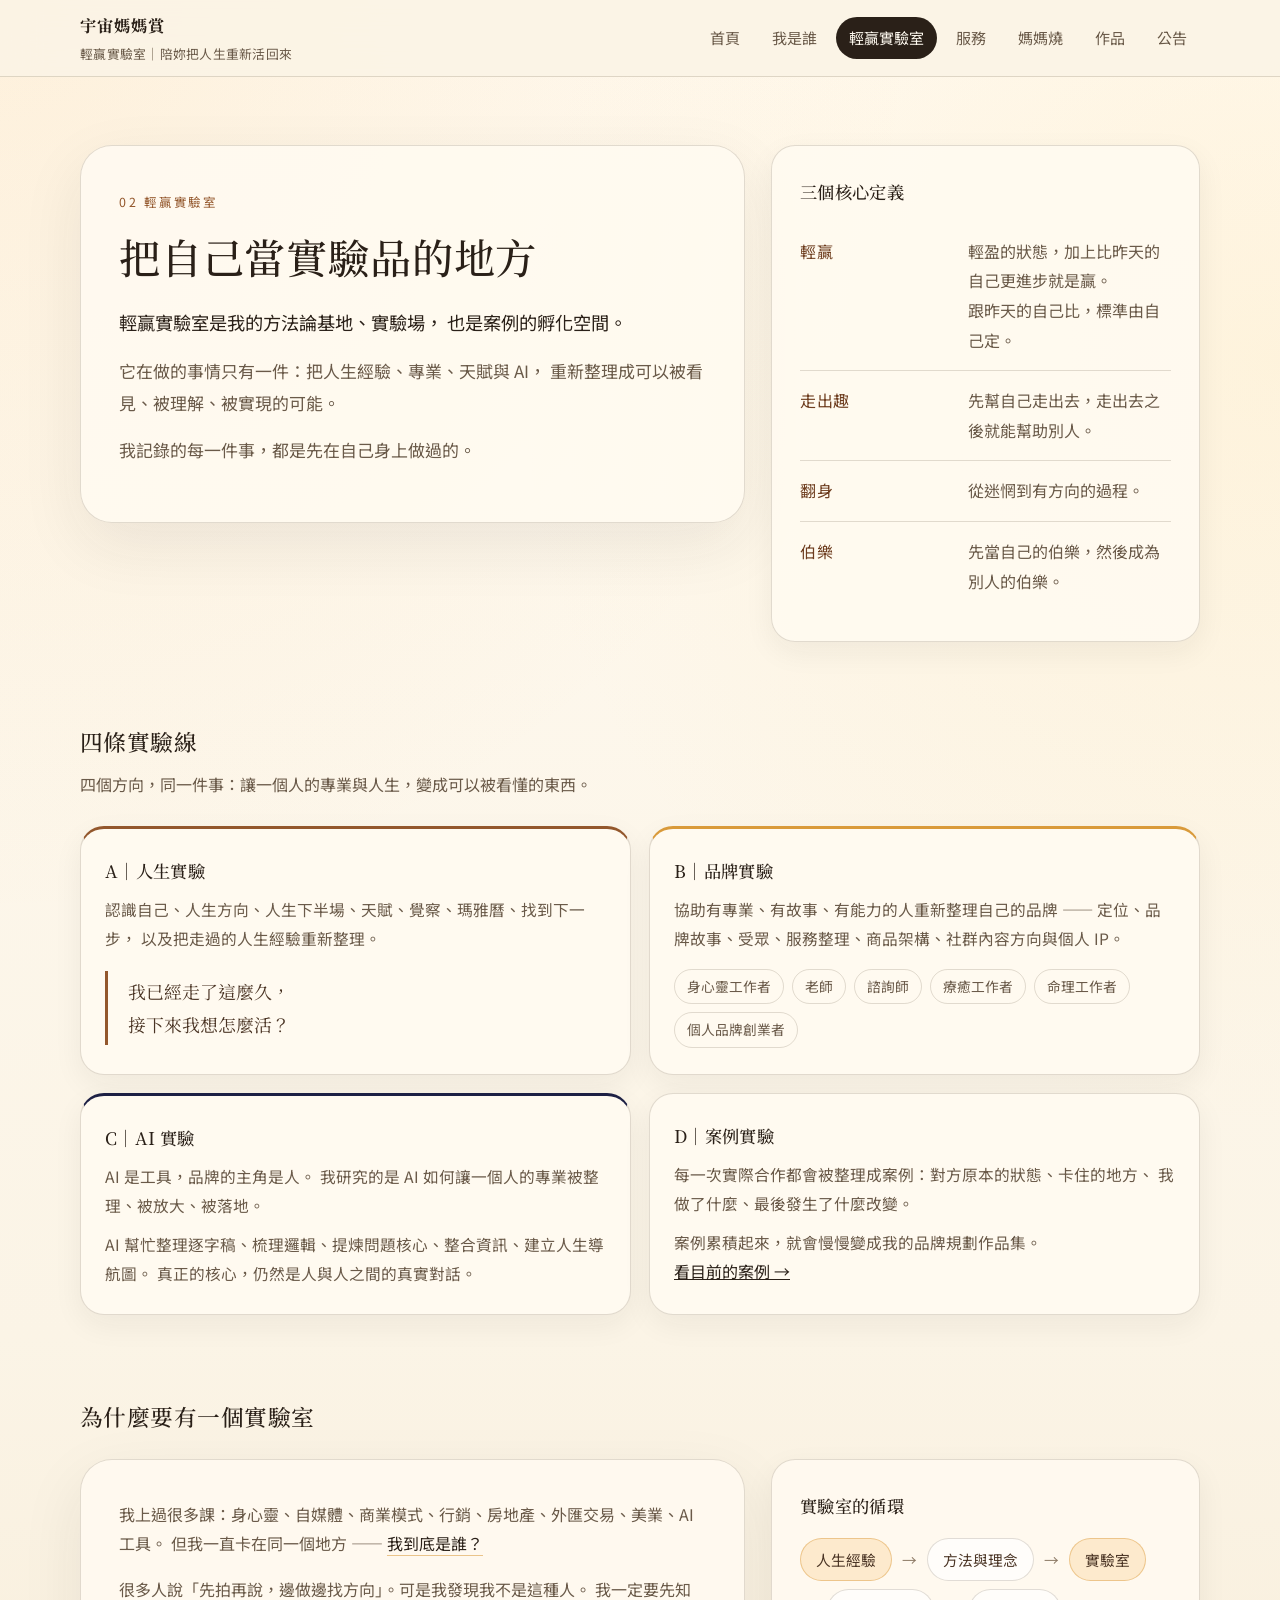
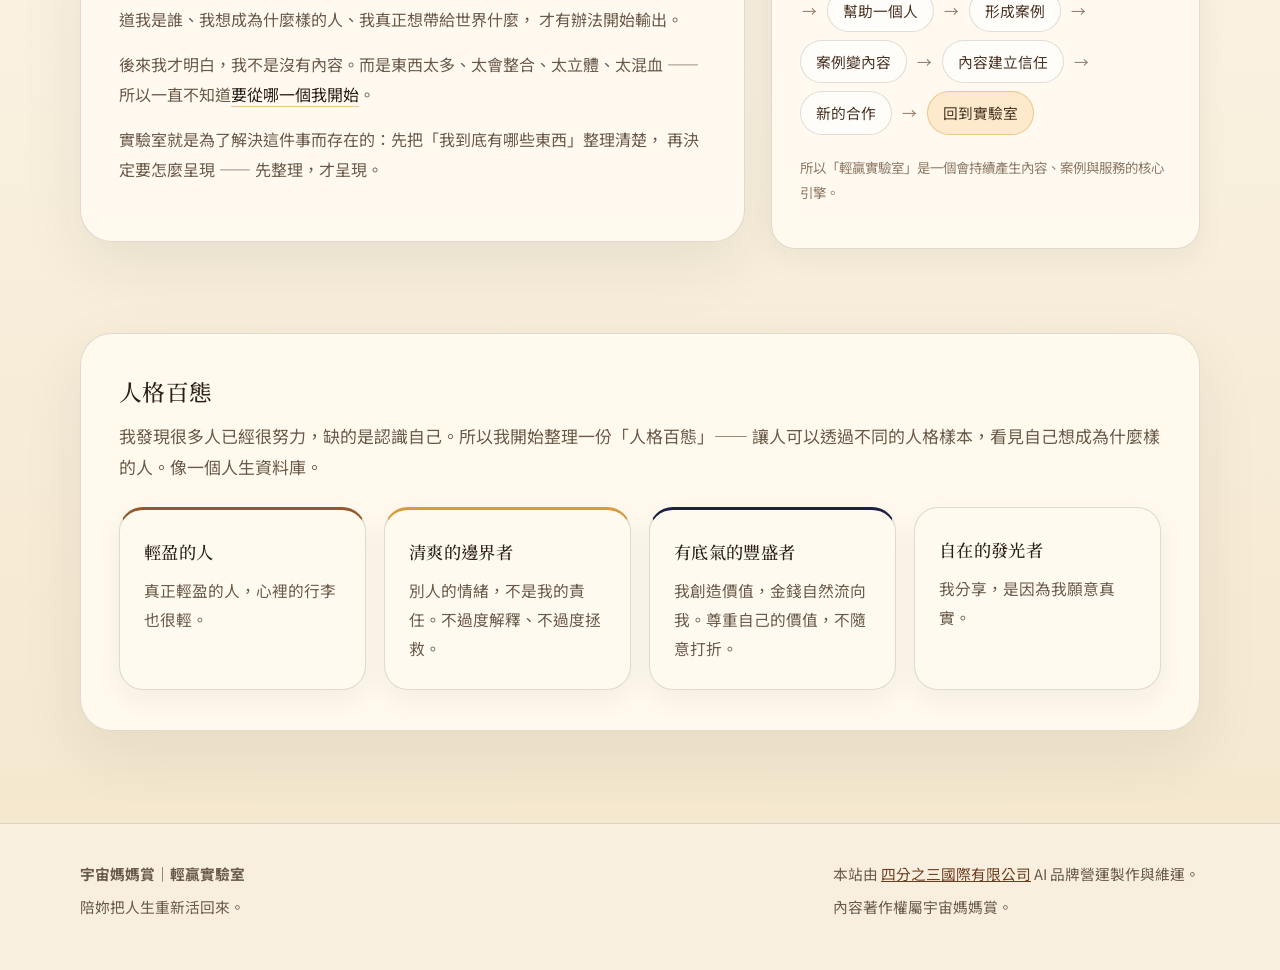
<file: lab/index.html>
<!DOCTYPE html>
<html lang="zh-Hant">
<head>
  <meta charset="utf-8">
  <meta name="viewport" content="width=device-width, initial-scale=1">
  <title>輕贏實驗室｜宇宙媽媽賞</title>
  <meta name="description" content="輕贏實驗室是宇宙媽媽賞的方法論基地與實驗場：人生實驗、品牌實驗、AI 實驗與案例實驗四條線。輕贏＝輕盈的狀態＋比昨天的自己更進步。">
  <meta property="og:type" content="website">
  <meta property="og:site_name" content="宇宙媽媽賞｜輕贏實驗室">
  <meta property="og:title" content="輕贏實驗室｜宇宙媽媽賞">
  <meta property="og:description" content="輕贏實驗室是宇宙媽媽賞的方法論基地與實驗場：人生實驗、品牌實驗、AI 實驗與案例實驗四條線。輕贏＝輕盈的狀態＋比昨天的自己更進步。">
  <meta property="og:url" content="https://mamasan.three-quarters.net/lab/">
  <meta property="og:image" content="https://mamasan.three-quarters.net/assets/img/og-mamasan.jpg">
  <meta property="og:image:width" content="1200">
  <meta property="og:image:height" content="630">
  <meta name="twitter:card" content="summary_large_image">
  <link rel="stylesheet" href="../assets/css/styles.css">
</head>
<body>
  <header class="site-header">
    <div class="page nav">
      <a class="brand" href="../index.html">
        <strong>宇宙媽媽賞</strong>
        <span>輕贏實驗室｜陪妳把人生重新活回來</span>
      </a>
      <nav class="nav-links">
        <a href="../index.html">首頁</a>
        <a href="../about/">我是誰</a>
        <a class="active" href="./">輕贏實驗室</a>
        <a href="../services/">服務</a>
        <a href="../shao/">媽媽燒</a>
        <a href="../works/">作品</a>
        <a href="../news/">公告</a>
      </nav>
    </div>
  </header>

  <main class="page">
    <section class="hero">
      <div class="hero-grid">
        <div class="panel">
          <span class="eyebrow">02 輕贏實驗室</span>
          <h1>把自己當實驗品的地方</h1>
          <p class="lead lead-strong">
            輕贏實驗室是我的方法論基地、實驗場，
            也是案例的孵化空間。
          </p>
          <p class="lead">
            它在做的事情只有一件：把人生經驗、專業、天賦與 AI，
            重新整理成可以被看見、被理解、被實現的可能。
          </p>
          <p class="lead">
            我記錄的每一件事，都是先在自己身上做過的。
          </p>
        </div>
        <aside class="panel panel-soft">
          <h3>三個核心定義</h3>
          <dl class="deflist" style="margin-top:14px;">
            <div>
              <dt>輕贏</dt>
              <dd>輕盈的狀態，加上比昨天的自己更進步就是贏。<br>跟昨天的自己比，標準由自己定。</dd>
            </div>
            <div>
              <dt>走出趣</dt>
              <dd>先幫自己走出去，走出去之後就能幫助別人。</dd>
            </div>
            <div>
              <dt>翻身</dt>
              <dd>從迷惘到有方向的過程。</dd>
            </div>
            <div>
              <dt>伯樂</dt>
              <dd>先當自己的伯樂，然後成為別人的伯樂。</dd>
            </div>
          </dl>
        </aside>
      </div>
    </section>

    <section class="section">
      <div class="section-header">
        <h2>四條實驗線</h2>
        <p>四個方向，同一件事：讓一個人的專業與人生，變成可以被看懂的東西。</p>
      </div>

      <div class="grid cards-quad">
        <article class="card card-accent">
          <h3>A｜人生實驗</h3>
          <p>
            認識自己、人生方向、人生下半場、天賦、覺察、瑪雅曆、找到下一步，
            以及把走過的人生經驗重新整理。
          </p>
          <blockquote class="quote" style="margin-top:18px;">
            我已經走了這麼久，<br>接下來我想怎麼活？
          </blockquote>
        </article>

        <article class="card card-gold">
          <h3>B｜品牌實驗</h3>
          <p>
            協助有專業、有故事、有能力的人重新整理自己的品牌 ——
            定位、品牌故事、受眾、服務整理、商品架構、社群內容方向與個人 IP。
          </p>
          <div class="tagrow">
            <span class="tag">身心靈工作者</span>
            <span class="tag">老師</span>
            <span class="tag">諮詢師</span>
            <span class="tag">療癒工作者</span>
            <span class="tag">命理工作者</span>
            <span class="tag">個人品牌創業者</span>
          </div>
        </article>

        <article class="card card-forest">
          <h3>C｜AI 實驗</h3>
          <p>
            AI 是工具，品牌的主角是人。
            我研究的是 AI 如何讓一個人的專業被整理、被放大、被落地。
          </p>
          <p>
            AI 幫忙整理逐字稿、梳理邏輯、提煉問題核心、整合資訊、建立人生導航圖。
            真正的核心，仍然是人與人之間的真實對話。
          </p>
        </article>

        <article class="card">
          <h3>D｜案例實驗</h3>
          <p>
            每一次實際合作都會被整理成案例：對方原本的狀態、卡住的地方、
            我做了什麼、最後發生了什麼改變。
          </p>
          <p>
            案例累積起來，就會慢慢變成我的品牌規劃作品集。
          </p>
          <a class="more" href="../works/">看目前的案例 →</a>
        </article>
      </div>
    </section>

    <section class="section">
      <div class="section-header">
        <h2>為什麼要有一個實驗室</h2>
      </div>
      <div class="hero-grid">
        <div class="panel prose">
          <p>
            我上過很多課：身心靈、自媒體、商業模式、行銷、房地產、外匯交易、美業、AI 工具。
            但我一直卡在同一個地方 —— <strong>我到底是誰？</strong>
          </p>
          <p>
            很多人說「先拍再說，邊做邊找方向」。可是我發現我不是這種人。
            我一定要先知道我是誰、我想成為什麼樣的人、我真正想帶給世界什麼，
            才有辦法開始輸出。
          </p>
          <p>
            後來我才明白，我不是沒有內容。而是東西太多、太會整合、太立體、太混血 ——
            所以一直不知道<strong>要從哪一個我開始</strong>。
          </p>
          <p>
            實驗室就是為了解決這件事而存在的：先把「我到底有哪些東西」整理清楚，
            再決定要怎麼呈現 —— 先整理，才呈現。
          </p>
        </div>

        <aside class="panel panel-soft">
          <h3>實驗室的循環</h3>
          <ul class="flow" style="margin-top:16px;">
            <li class="mark">人生經驗</li>
            <li class="arrow">→</li>
            <li>方法與理念</li>
            <li class="arrow">→</li>
            <li class="mark">實驗室</li>
            <li class="arrow">→</li>
            <li>幫助一個人</li>
            <li class="arrow">→</li>
            <li>形成案例</li>
            <li class="arrow">→</li>
            <li>案例變內容</li>
            <li class="arrow">→</li>
            <li>內容建立信任</li>
            <li class="arrow">→</li>
            <li>新的合作</li>
            <li class="arrow">→</li>
            <li class="mark">回到實驗室</li>
          </ul>
          <p class="footer-note" style="margin-top:20px;">
            所以「輕贏實驗室」是一個會持續產生內容、案例與服務的核心引擎。
          </p>
        </aside>
      </div>
    </section>

    <section class="section">
      <div class="panel">
        <h2>人格百態</h2>
        <p class="lead">
          我發現很多人已經很努力，缺的是認識自己。所以我開始整理一份「人格百態」——
          讓人可以透過不同的人格樣本，看見自己想成為什麼樣的人。像一個人生資料庫。
        </p>
        <div class="grid cards" style="margin-top:24px;">
          <article class="card card-accent">
            <h3>輕盈的人</h3>
            <p>真正輕盈的人，心裡的行李也很輕。</p>
          </article>
          <article class="card card-gold">
            <h3>清爽的邊界者</h3>
            <p>別人的情緒，不是我的責任。不過度解釋、不過度拯救。</p>
          </article>
          <article class="card card-forest">
            <h3>有底氣的豐盛者</h3>
            <p>我創造價值，金錢自然流向我。尊重自己的價值，不隨意打折。</p>
          </article>
          <article class="card">
            <h3>自在的發光者</h3>
            <p>我分享，是因為我願意真實。</p>
          </article>
        </div>
      </div>
    </section>
  </main>

  <footer class="site-footer">
    <div class="page footer-grid">
      <div>
        <p><strong>宇宙媽媽賞｜輕贏實驗室</strong></p>
        <p>陪妳把人生重新活回來。</p>
      </div>
      <div>
        <p class="footer-note">
          本站由 <a href="https://www.three-quarters.net/">四分之三國際有限公司</a> AI 品牌營運製作與維運。
        </p>
        <p class="footer-note">內容著作權屬宇宙媽媽賞。</p>
      </div>
    </div>
  </footer>
</body>
</html>
</file>
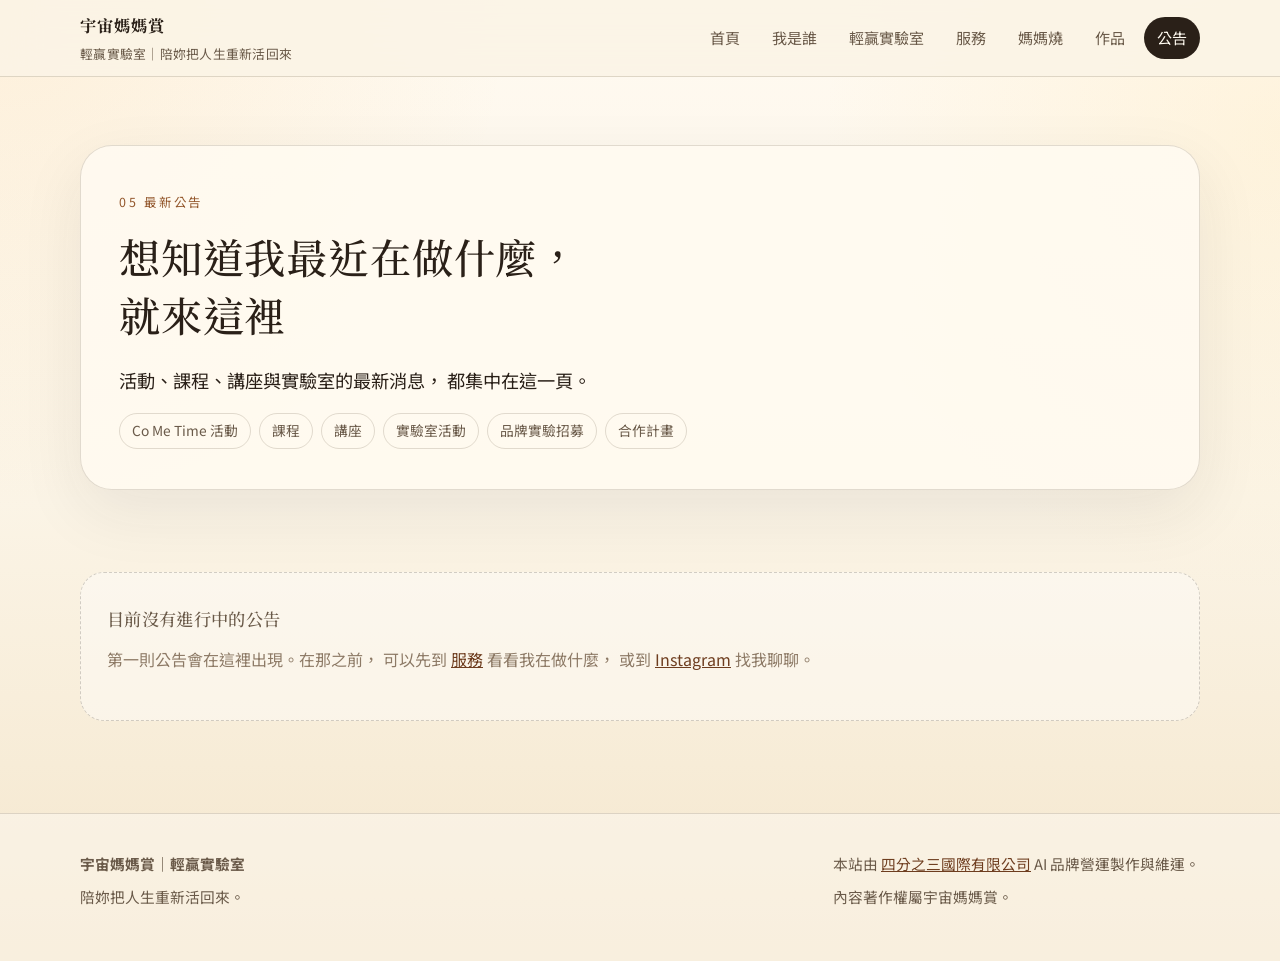
<file: news/index.html>
<!DOCTYPE html>
<html lang="zh-Hant">
<head>
  <meta charset="utf-8">
  <meta name="viewport" content="width=device-width, initial-scale=1">
  <title>最新公告｜宇宙媽媽賞</title>
  <meta name="description" content="宇宙媽媽賞的最新活動、課程、講座與實驗室公告。想知道我最近在做什麼，就來這裡。">
  <meta property="og:type" content="website">
  <meta property="og:site_name" content="宇宙媽媽賞｜輕贏實驗室">
  <meta property="og:title" content="最新公告｜宇宙媽媽賞">
  <meta property="og:description" content="宇宙媽媽賞的最新活動、課程、講座與實驗室公告。想知道我最近在做什麼，就來這裡。">
  <meta property="og:url" content="https://mamasan.three-quarters.net/news/">
  <meta property="og:image" content="https://mamasan.three-quarters.net/assets/img/og-mamasan.jpg">
  <meta property="og:image:width" content="1200">
  <meta property="og:image:height" content="630">
  <meta name="twitter:card" content="summary_large_image">
  <link rel="stylesheet" href="../assets/css/styles.css">
</head>
<body>
  <header class="site-header">
    <div class="page nav">
      <a class="brand" href="../index.html">
        <strong>宇宙媽媽賞</strong>
        <span>輕贏實驗室｜陪妳把人生重新活回來</span>
      </a>
      <nav class="nav-links">
        <a href="../index.html">首頁</a>
        <a href="../about/">我是誰</a>
        <a href="../lab/">輕贏實驗室</a>
        <a href="../services/">服務</a>
        <a href="../shao/">媽媽燒</a>
        <a href="../works/">作品</a>
        <a class="active" href="./">公告</a>
      </nav>
    </div>
  </header>

  <main class="page">
    <section class="hero">
      <div class="panel">
        <span class="eyebrow">05 最新公告</span>
        <h1>想知道我最近在做什麼，<br>就來這裡</h1>
        <p class="lead lead-strong">
          活動、課程、講座與實驗室的最新消息，
          都集中在這一頁。
        </p>
        <div class="tagrow">
          <span class="tag">Co Me Time 活動</span>
          <span class="tag">課程</span>
          <span class="tag">講座</span>
          <span class="tag">實驗室活動</span>
          <span class="tag">品牌實驗招募</span>
          <span class="tag">合作計畫</span>
        </div>
      </div>
    </section>

    <section class="section">
      <div class="empty">
        <h3 style="color:var(--muted);">目前沒有進行中的公告</h3>
        <p style="margin-top:10px;">
          第一則公告會在這裡出現。在那之前，
          可以先到 <a href="../services/" style="color:var(--rose-deep);">服務</a> 看看我在做什麼，
          或到 <a href="https://www.instagram.com/alishasatojp/" style="color:var(--rose-deep);" rel="me">Instagram</a> 找我聊聊。
        </p>
      </div>
    </section>
  </main>

  <footer class="site-footer">
    <div class="page footer-grid">
      <div>
        <p><strong>宇宙媽媽賞｜輕贏實驗室</strong></p>
        <p>陪妳把人生重新活回來。</p>
      </div>
      <div>
        <p class="footer-note">
          本站由 <a href="https://www.three-quarters.net/">四分之三國際有限公司</a> AI 品牌營運製作與維運。
        </p>
        <p class="footer-note">內容著作權屬宇宙媽媽賞。</p>
      </div>
    </div>
  </footer>
</body>
</html>
</file>
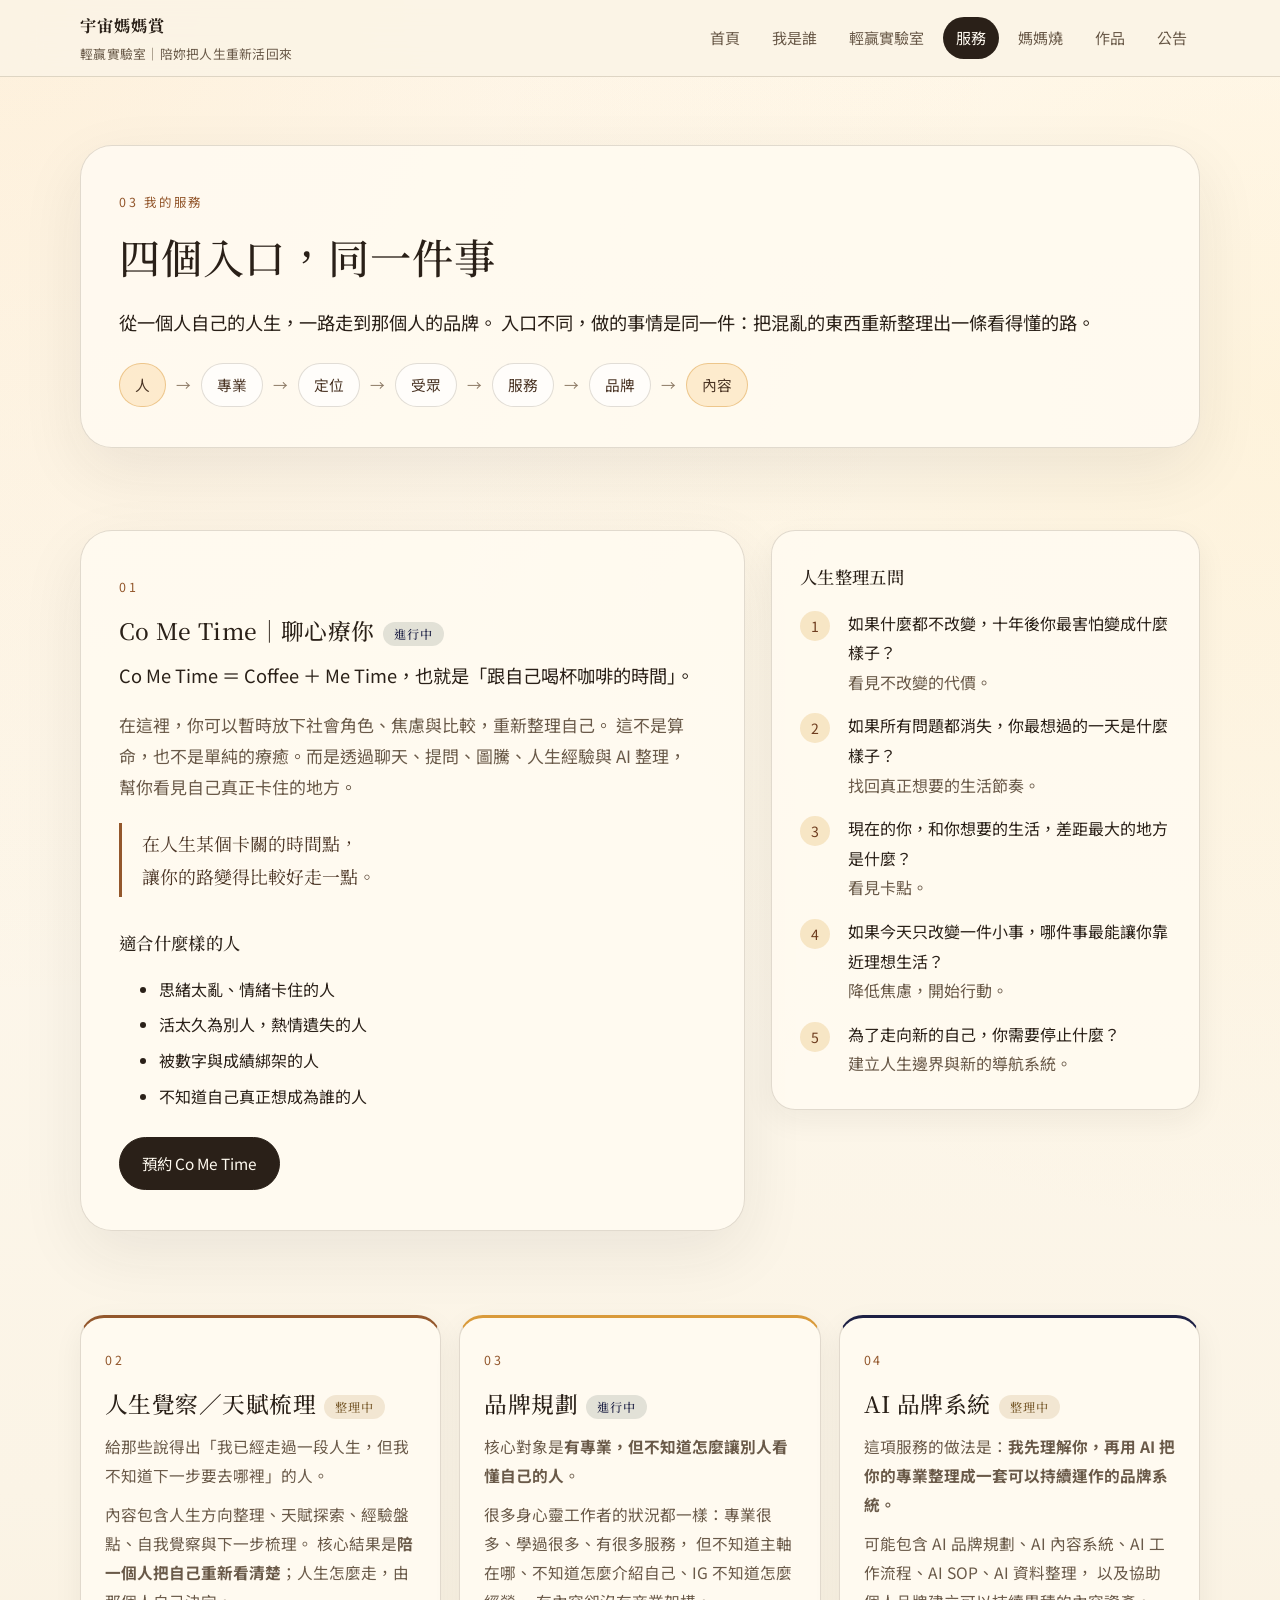
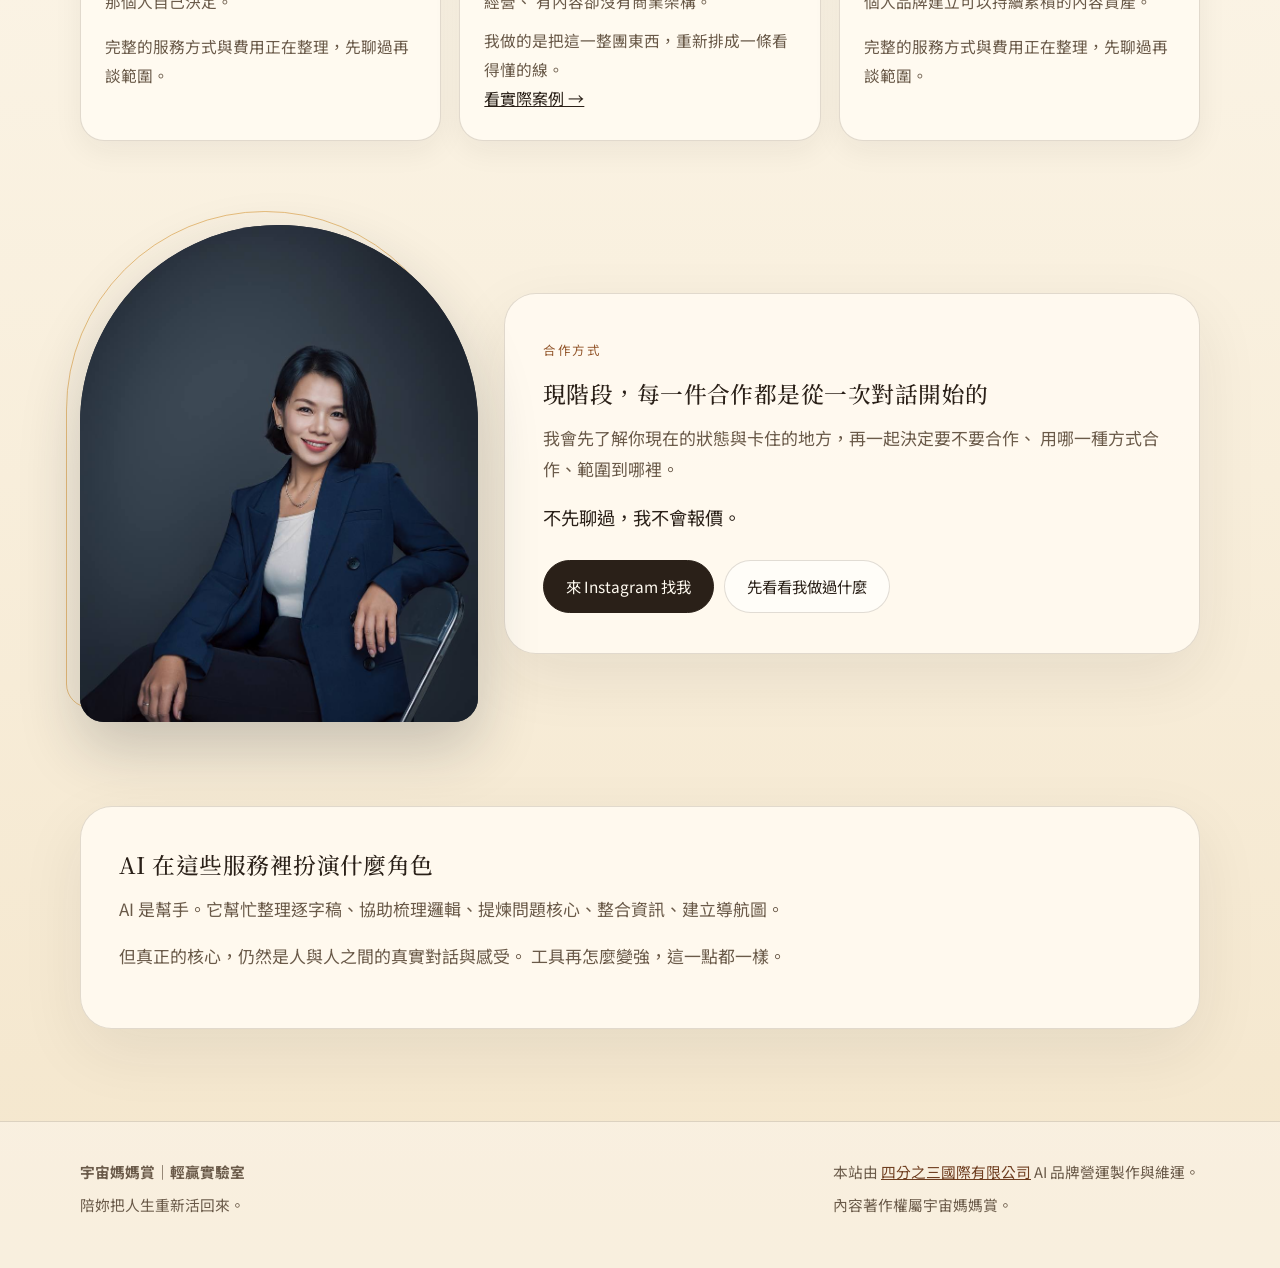
<file: services/index.html>
<!DOCTYPE html>
<html lang="zh-Hant">
<head>
  <meta charset="utf-8">
  <meta name="viewport" content="width=device-width, initial-scale=1">
  <title>我的服務｜宇宙媽媽賞</title>
  <meta name="description" content="Co Me Time 聊心療你、人生覺察與天賦梳理、品牌規劃、AI 品牌系統。宇宙媽媽賞提供的四種陪伴與整理方式。">
  <meta property="og:type" content="website">
  <meta property="og:site_name" content="宇宙媽媽賞｜輕贏實驗室">
  <meta property="og:title" content="我的服務｜宇宙媽媽賞">
  <meta property="og:description" content="Co Me Time 聊心療你、人生覺察與天賦梳理、品牌規劃、AI 品牌系統。宇宙媽媽賞提供的四種陪伴與整理方式。">
  <meta property="og:url" content="https://mamasan.three-quarters.net/services/">
  <meta property="og:image" content="https://mamasan.three-quarters.net/assets/img/og-mamasan.jpg">
  <meta property="og:image:width" content="1200">
  <meta property="og:image:height" content="630">
  <meta name="twitter:card" content="summary_large_image">
  <link rel="stylesheet" href="../assets/css/styles.css">
</head>
<body>
  <header class="site-header">
    <div class="page nav">
      <a class="brand" href="../index.html">
        <strong>宇宙媽媽賞</strong>
        <span>輕贏實驗室｜陪妳把人生重新活回來</span>
      </a>
      <nav class="nav-links">
        <a href="../index.html">首頁</a>
        <a href="../about/">我是誰</a>
        <a href="../lab/">輕贏實驗室</a>
        <a class="active" href="./">服務</a>
        <a href="../shao/">媽媽燒</a>
        <a href="../works/">作品</a>
        <a href="../news/">公告</a>
      </nav>
    </div>
  </header>

  <main class="page">
    <section class="hero">
      <div class="panel">
        <span class="eyebrow">03 我的服務</span>
        <h1>四個入口，同一件事</h1>
        <p class="lead lead-strong">
          從一個人自己的人生，一路走到那個人的品牌。
          入口不同，做的事情是同一件：把混亂的東西重新整理出一條看得懂的路。
        </p>
        <ul class="flow" style="margin-top:24px;">
          <li class="mark">人</li>
          <li class="arrow">→</li>
          <li>專業</li>
          <li class="arrow">→</li>
          <li>定位</li>
          <li class="arrow">→</li>
          <li>受眾</li>
          <li class="arrow">→</li>
          <li>服務</li>
          <li class="arrow">→</li>
          <li>品牌</li>
          <li class="arrow">→</li>
          <li class="mark">內容</li>
        </ul>
      </div>
    </section>

    <section class="section">
      <div class="hero-grid">
        <div class="panel">
          <span class="eyebrow">01</span>
          <h2>Co Me Time｜聊心療你<span class="status status-live">進行中</span></h2>
          <p class="lead lead-strong">Co Me Time ＝ Coffee ＋ Me Time，也就是「跟自己喝杯咖啡的時間」。</p>
          <p class="lead">
            在這裡，你可以暫時放下社會角色、焦慮與比較，重新整理自己。
            這不是算命，也不是單純的療癒。而是透過聊天、提問、圖騰、人生經驗與 AI 整理，
            幫你看見自己真正卡住的地方。
          </p>
          <blockquote class="quote" style="margin-top:20px;">
            在人生某個卡關的時間點，<br>
            讓你的路變得比較好走一點。
          </blockquote>
          <h3 style="margin-top:30px;">適合什麼樣的人</h3>
          <ul class="prose">
            <li>思緒太亂、情緒卡住的人</li>
            <li>活太久為別人，熱情遺失的人</li>
            <li>被數字與成績綁架的人</li>
            <li>不知道自己真正想成為誰的人</li>
          </ul>
          <div class="actions">
            <a class="button primary" href="../cometime/">預約 Co Me Time</a>
          </div>
        </div>

        <aside class="panel panel-soft">
          <h3>人生整理五問</h3>
          <ol class="steps" style="margin-top:16px;">
            <li><strong>如果什麼都不改變，十年後你最害怕變成什麼樣子？</strong><br>看見不改變的代價。</li>
            <li><strong>如果所有問題都消失，你最想過的一天是什麼樣子？</strong><br>找回真正想要的生活節奏。</li>
            <li><strong>現在的你，和你想要的生活，差距最大的地方是什麼？</strong><br>看見卡點。</li>
            <li><strong>如果今天只改變一件小事，哪件事最能讓你靠近理想生活？</strong><br>降低焦慮，開始行動。</li>
            <li><strong>為了走向新的自己，你需要停止什麼？</strong><br>建立人生邊界與新的導航系統。</li>
          </ol>
        </aside>
      </div>
    </section>

    <section class="section">
      <div class="grid cards-2">
        <article class="card card-accent">
          <span class="eyebrow">02</span>
          <h2>人生覺察／天賦梳理<span class="status status-soon">整理中</span></h2>
          <p>
            給那些說得出「我已經走過一段人生，但我不知道下一步要去哪裡」的人。
          </p>
          <p>
            內容包含人生方向整理、天賦探索、經驗盤點、自我覺察與下一步梳理。
            核心結果是<strong>陪一個人把自己重新看清楚</strong>；人生怎麼走，由那個人自己決定。
          </p>
          <p class="footer-note" style="margin-top:16px;">
            完整的服務方式與費用正在整理，先聊過再談範圍。
          </p>
        </article>

        <article class="card card-gold">
          <span class="eyebrow">03</span>
          <h2>品牌規劃<span class="status status-live">進行中</span></h2>
          <p>
            核心對象是<strong>有專業，但不知道怎麼讓別人看懂自己的人</strong>。
          </p>
          <p>
            很多身心靈工作者的狀況都一樣：專業很多、學過很多、有很多服務，
            但不知道主軸在哪、不知道怎麼介紹自己、IG 不知道怎麼經營、
            有內容卻沒有商業架構。
          </p>
          <p>
            我做的是把這一整團東西，重新排成一條看得懂的線。
          </p>
          <a class="more" href="../works/">看實際案例 →</a>
        </article>

        <article class="card card-forest">
          <span class="eyebrow">04</span>
          <h2>AI 品牌系統<span class="status status-soon">整理中</span></h2>
          <p>
            這項服務的做法是：<strong>我先理解你，再用 AI 把你的專業整理成一套可以持續運作的品牌系統。</strong>
          </p>
          <p>
            可能包含 AI 品牌規劃、AI 內容系統、AI 工作流程、AI SOP、AI 資料整理，
            以及協助個人品牌建立可以持續累積的內容資產。
          </p>
          <p class="footer-note" style="margin-top:16px;">
            完整的服務方式與費用正在整理，先聊過再談範圍。
          </p>
        </article>

      </div>
    </section>

    <section class="section">
      <div class="hero-grid with-portrait portrait-first">
        <figure class="portrait portrait-arch">
          <img src="../assets/img/portrait-navy-seated.jpg" width="853" height="1280"
               alt="宇宙媽媽賞身穿深藍色西裝外套，側坐在透明椅上，手靠椅背微笑" loading="lazy">
        </figure>

        <div class="panel">
          <span class="eyebrow">合作方式</span>
          <h2>現階段，每一件合作都是從一次對話開始的</h2>
          <p class="lead">
            我會先了解你現在的狀態與卡住的地方，再一起決定要不要合作、
            用哪一種方式合作、範圍到哪裡。
          </p>
          <p class="lead lead-strong">不先聊過，我不會報價。</p>
          <div class="actions">
            <a class="button primary" href="https://www.instagram.com/alishasatojp/" rel="me">來 Instagram 找我</a>
            <a class="button" href="../works/">先看看我做過什麼</a>
          </div>
        </div>
      </div>
    </section>

    <section class="section">
      <div class="panel">
        <h2>AI 在這些服務裡扮演什麼角色</h2>
        <p class="lead">
          AI 是幫手。它幫忙整理逐字稿、協助梳理邏輯、提煉問題核心、整合資訊、建立導航圖。
        </p>
        <p class="lead">
          但真正的核心，仍然是人與人之間的真實對話與感受。
          工具再怎麼變強，這一點都一樣。
        </p>
      </div>
    </section>
  </main>

  <footer class="site-footer">
    <div class="page footer-grid">
      <div>
        <p><strong>宇宙媽媽賞｜輕贏實驗室</strong></p>
        <p>陪妳把人生重新活回來。</p>
      </div>
      <div>
        <p class="footer-note">
          本站由 <a href="https://www.three-quarters.net/">四分之三國際有限公司</a> AI 品牌營運製作與維運。
        </p>
        <p class="footer-note">內容著作權屬宇宙媽媽賞。</p>
      </div>
    </div>
  </footer>
</body>
</html>
</file>
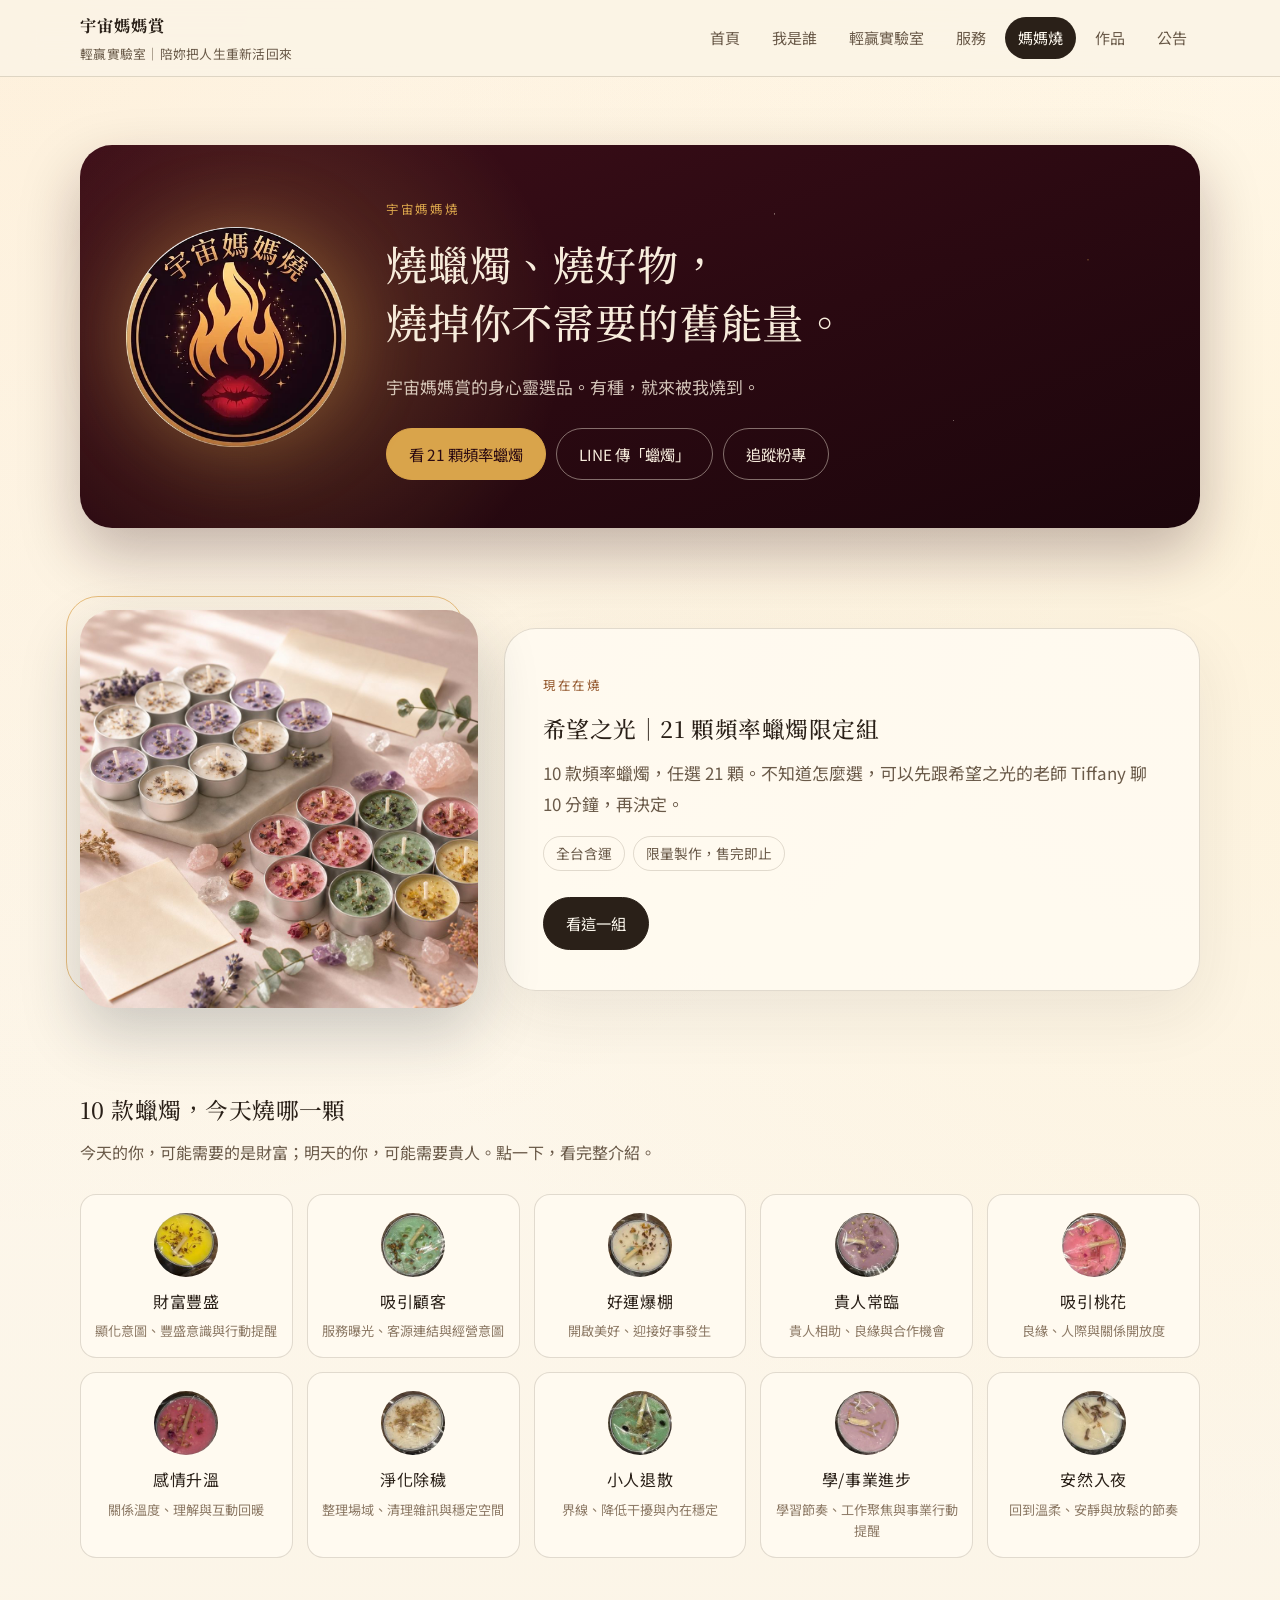
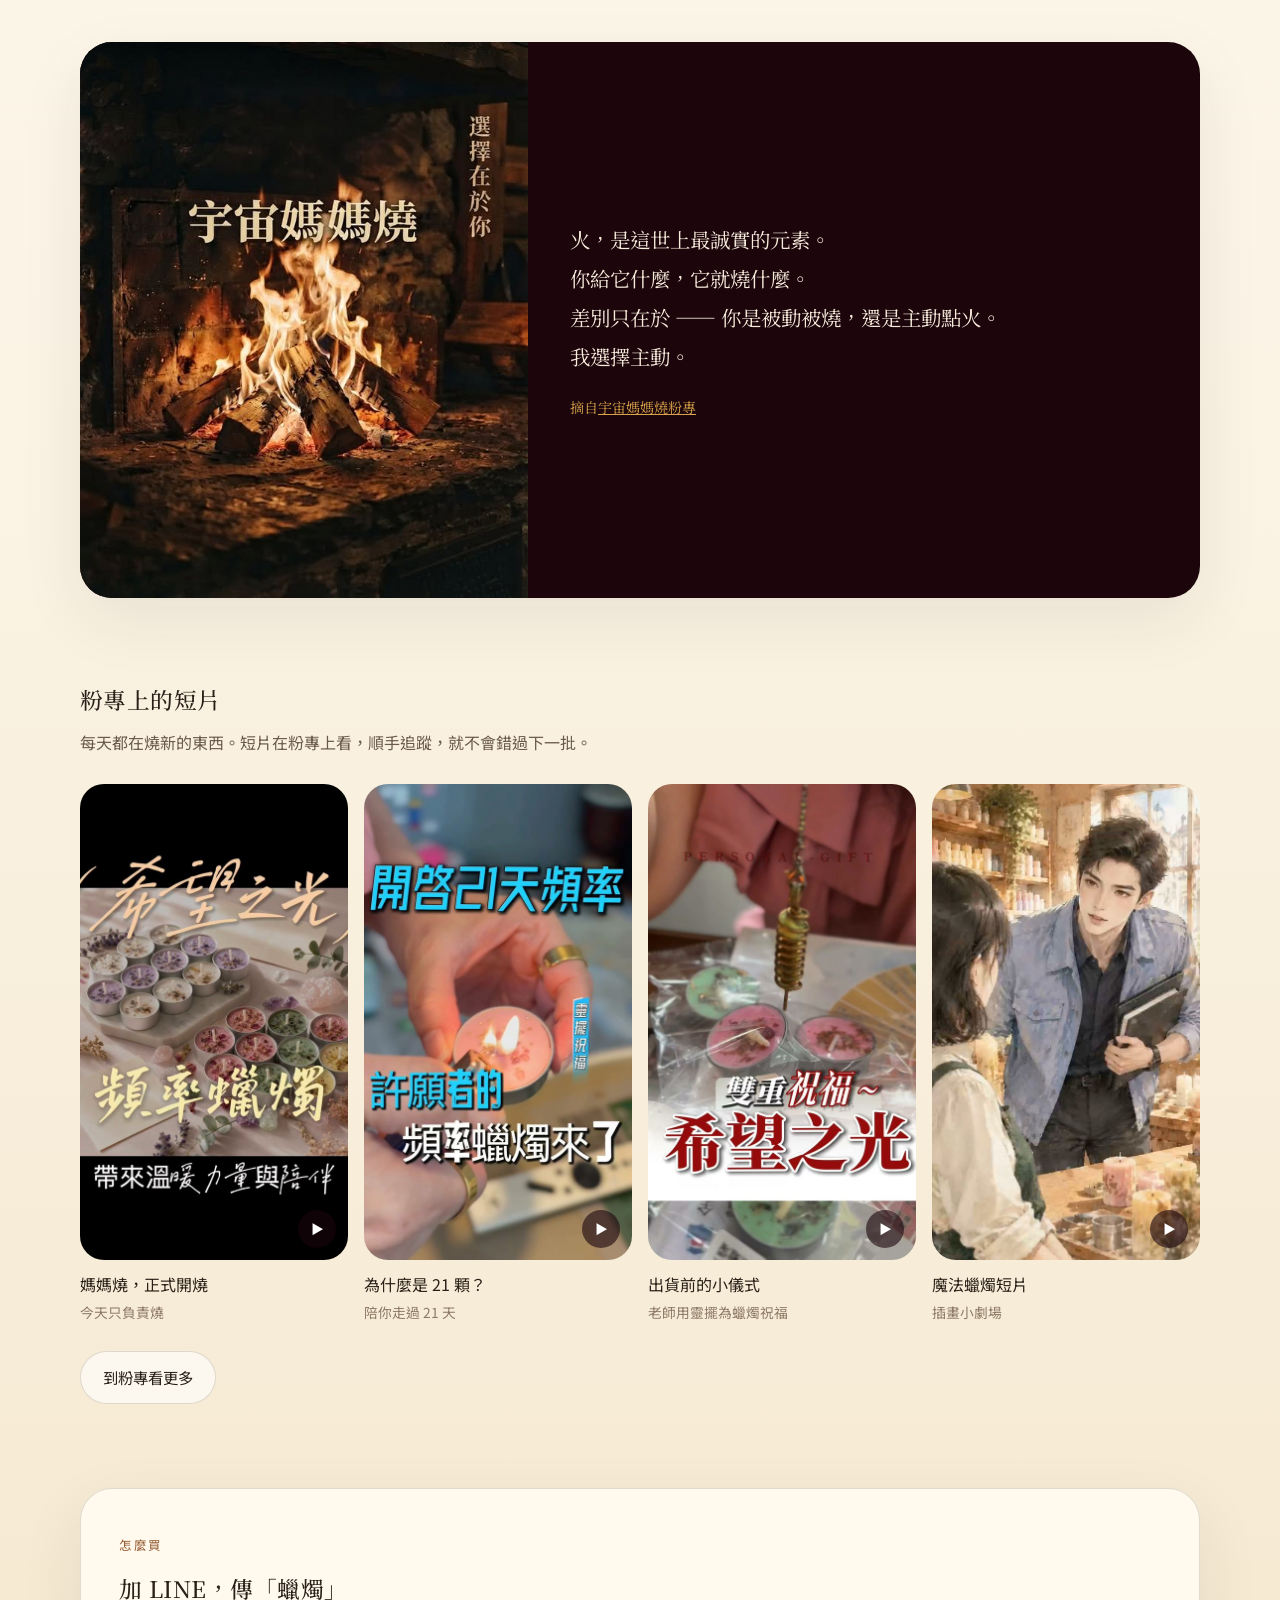
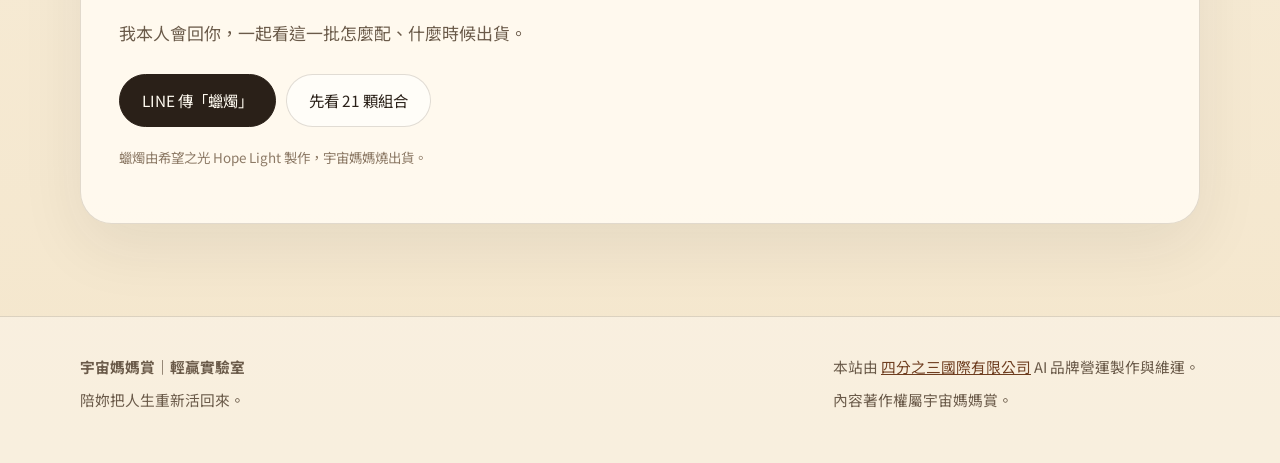
<file: shao/index.html>
<!DOCTYPE html>
<html lang="zh-Hant">
<head>
  <meta charset="utf-8">
  <meta name="viewport" content="width=device-width, initial-scale=1">
  <title>宇宙媽媽燒｜宇宙媽媽賞</title>
  <meta name="description" content="宇宙媽媽燒：燒蠟燭、燒好物，燒掉你不需要的舊能量。宇宙媽媽賞的身心靈選品，現在在燒希望之光 21 顆頻率蠟燭。">
  <meta property="og:type" content="website">
  <meta property="og:site_name" content="宇宙媽媽賞｜輕贏實驗室">
  <meta property="og:title" content="宇宙媽媽燒｜燒掉你不需要的舊能量">
  <meta property="og:description" content="宇宙媽媽賞的身心靈選品。現在在燒：希望之光 21 顆頻率蠟燭。">
  <meta property="og:url" content="https://mamasan.three-quarters.net/shao/">
  <meta property="og:image" content="https://mamasan.three-quarters.net/assets/img/og-shao.jpg">
  <meta property="og:image:width" content="1200">
  <meta property="og:image:height" content="630">
  <meta name="twitter:card" content="summary_large_image">
  <link rel="stylesheet" href="../assets/css/styles.css">
</head>
<body>
  <header class="site-header">
    <div class="page nav">
      <a class="brand" href="../index.html">
        <strong>宇宙媽媽賞</strong>
        <span>輕贏實驗室｜陪妳把人生重新活回來</span>
      </a>
      <nav class="nav-links">
        <a href="../index.html">首頁</a>
        <a href="../about/">我是誰</a>
        <a href="../lab/">輕贏實驗室</a>
        <a href="../services/">服務</a>
        <a class="active" href="./">媽媽燒</a>
        <a href="../works/">作品</a>
        <a href="../news/">公告</a>
      </nav>
    </div>
  </header>

  <main class="page">
    <section class="hero">
      <div class="shao-hero">
        <img class="shao-logo" src="../assets/img/shao/logo.webp" width="360" height="360" alt="宇宙媽媽燒的標誌：金色火焰與紅唇">
        <div>
          <span class="eyebrow">宇宙媽媽燒</span>
          <h1>燒蠟燭、燒好物，<br>燒掉你不需要的舊能量。</h1>
          <p class="lead">宇宙媽媽賞的身心靈選品。有種，就來被我燒到。</p>
          <div class="actions">
            <a class="button ember" href="./candles/">看 21 顆頻率蠟燭</a>
            <a class="button on-dark" href="https://line.me/R/ti/p/@941hfdmj">LINE 傳「蠟燭」</a>
            <a class="button on-dark" href="https://www.facebook.com/mamasanburn">追蹤粉專</a>
          </div>
        </div>
      </div>
    </section>

    <section class="section">
      <div class="hero-grid with-portrait portrait-first">
        <figure class="portrait portrait-full">
          <img src="./candles/assets/candle21/batch-mood.jpg" width="960" height="960"
               alt="一整組希望之光頻率蠟燭，紫、白、粉、綠、黃各色排在托盤上" loading="lazy" style="aspect-ratio:1 / 1;">
        </figure>
        <div class="panel">
          <span class="eyebrow">現在在燒</span>
          <h2>希望之光｜21 顆頻率蠟燭限定組</h2>
          <p class="lead">10 款頻率蠟燭，任選 21 顆。不知道怎麼選，可以先跟希望之光的老師 Tiffany 聊 10 分鐘，再決定。</p>
          <div class="tagrow">
            <span class="tag">全台含運</span>
            <span class="tag">限量製作，售完即止</span>
          </div>
          <div class="actions">
            <a class="button primary" href="./candles/">看這一組</a>
          </div>
        </div>
      </div>
    </section>

    <section class="section">
      <div class="section-header">
        <h2>10 款蠟燭，今天燒哪一顆</h2>
        <p>今天的你，可能需要的是財富；明天的你，可能需要貴人。點一下，看完整介紹。</p>
      </div>
      <div class="swatches">
        <a class="swatch" href="./candles/#frequencies"><img src="./candles/assets/candle21/swatch-wealth.jpg" width="176" height="176" alt="" loading="lazy"><strong>財富豐盛</strong><span>顯化意圖、豐盛意識與行動提醒</span></a>
        <a class="swatch" href="./candles/#frequencies"><img src="./candles/assets/candle21/swatch-customers.jpg" width="176" height="176" alt="" loading="lazy"><strong>吸引顧客</strong><span>服務曝光、客源連結與經營意圖</span></a>
        <a class="swatch" href="./candles/#frequencies"><img src="./candles/assets/candle21/swatch-luck.jpg" width="176" height="176" alt="" loading="lazy"><strong>好運爆棚</strong><span>開啟美好、迎接好事發生</span></a>
        <a class="swatch" href="./candles/#frequencies"><img src="./candles/assets/candle21/swatch-benefactor.jpg" width="176" height="176" alt="" loading="lazy"><strong>貴人常臨</strong><span>貴人相助、良緣與合作機會</span></a>
        <a class="swatch" href="./candles/#frequencies"><img src="./candles/assets/candle21/swatch-romance.jpg" width="176" height="176" alt="" loading="lazy"><strong>吸引桃花</strong><span>良緣、人際與關係開放度</span></a>
        <a class="swatch" href="./candles/#frequencies"><img src="./candles/assets/candle21/swatch-warmth.jpg" width="176" height="176" alt="" loading="lazy"><strong>感情升溫</strong><span>關係溫度、理解與互動回暖</span></a>
        <a class="swatch" href="./candles/#frequencies"><img src="./candles/assets/candle21/swatch-cleanse.jpg" width="176" height="176" alt="" loading="lazy"><strong>淨化除穢</strong><span>整理場域、清理雜訊與穩定空間</span></a>
        <a class="swatch" href="./candles/#frequencies"><img src="./candles/assets/candle21/swatch-protect.jpg" width="176" height="176" alt="" loading="lazy"><strong>小人退散</strong><span>界線、降低干擾與內在穩定</span></a>
        <a class="swatch" href="./candles/#frequencies"><img src="./candles/assets/candle21/swatch-study.jpg" width="176" height="176" alt="" loading="lazy"><strong>學/事業進步</strong><span>學習節奏、工作聚焦與事業行動提醒</span></a>
        <a class="swatch" href="./candles/#frequencies"><img src="./candles/assets/candle21/swatch-sleep.jpg" width="176" height="176" alt="" loading="lazy"><strong>安然入夜</strong><span>回到溫柔、安靜與放鬆的節奏</span></a>
      </div>
    </section>

    <section class="section">
      <div class="shao-quote">
        <img src="../assets/img/shao/fire.jpg" width="600" height="745" alt="壁爐裡的火，寫著「宇宙媽媽燒，選擇在於你」" loading="lazy">
        <blockquote>
          火，是這世上最誠實的元素。<br>
          你給它什麼，它就燒什麼。<br>
          差別只在於 —— 你是被動被燒，還是主動點火。<br>
          我選擇主動。
          <cite>摘自<a href="https://www.facebook.com/1079834811596239/posts/1076916098554777">宇宙媽媽燒粉專</a></cite>
        </blockquote>
      </div>
    </section>

    <section class="section">
      <div class="section-header">
        <h2>粉專上的短片</h2>
        <p>每天都在燒新的東西。短片在粉專上看，順手追蹤，就不會錯過下一批。</p>
      </div>
      <div class="reels">
        <a class="reel" href="https://www.facebook.com/reel/1238622976011882/">
          <figure><img src="../assets/img/shao/reel-kaishao.jpg" width="540" height="960" alt="短片封面：希望之光頻率蠟燭" loading="lazy"></figure>
          <strong>媽媽燒，正式開燒</strong><span>今天只負責燒</span>
        </a>
        <a class="reel" href="https://www.facebook.com/reel/1389639006573382/">
          <figure><img src="../assets/img/shao/reel-why21.jpg" width="540" height="960" alt="短片封面：點燃一顆頻率蠟燭" loading="lazy"></figure>
          <strong>為什麼是 21 顆？</strong><span>陪你走過 21 天</span>
        </a>
        <a class="reel" href="https://www.facebook.com/reel/936104116224165/">
          <figure><img src="../assets/img/shao/reel-ritual.jpg" width="540" height="960" alt="短片封面：用靈擺為蠟燭祝福" loading="lazy"></figure>
          <strong>出貨前的小儀式</strong><span>老師用靈擺為蠟燭祝福</span>
        </a>
        <a class="reel" href="https://www.facebook.com/reel/2265708187612060/">
          <figure><img src="../assets/img/shao/reel-magic.jpg" width="540" height="960" alt="短片封面：插畫風格的蠟燭店" loading="lazy"></figure>
          <strong>魔法蠟燭短片</strong><span>插畫小劇場</span>
        </a>
      </div>
      <div class="actions">
        <a class="button" href="https://www.facebook.com/mamasanburn">到粉專看更多</a>
      </div>
    </section>

    <section class="section">
      <div class="panel">
        <span class="eyebrow">怎麼買</span>
        <h2>加 LINE，傳「蠟燭」</h2>
        <p class="lead">我本人會回你，一起看這一批怎麼配、什麼時候出貨。</p>
        <div class="actions">
          <a class="button primary" href="https://line.me/R/ti/p/@941hfdmj">LINE 傳「蠟燭」</a>
          <a class="button" href="./candles/">先看 21 顆組合</a>
        </div>
        <p class="footer-note" style="margin-top:18px;">蠟燭由希望之光 Hope Light 製作，宇宙媽媽燒出貨。</p>
      </div>
    </section>
  </main>

  <footer class="site-footer">
    <div class="page footer-grid">
      <div>
        <p><strong>宇宙媽媽賞｜輕贏實驗室</strong></p>
        <p>陪妳把人生重新活回來。</p>
      </div>
      <div>
        <p class="footer-note">
          本站由 <a href="https://www.three-quarters.net/">四分之三國際有限公司</a> AI 品牌營運製作與維運。
        </p>
        <p class="footer-note">內容著作權屬宇宙媽媽賞。</p>
      </div>
    </div>
  </footer>
</body>
</html>
</file>
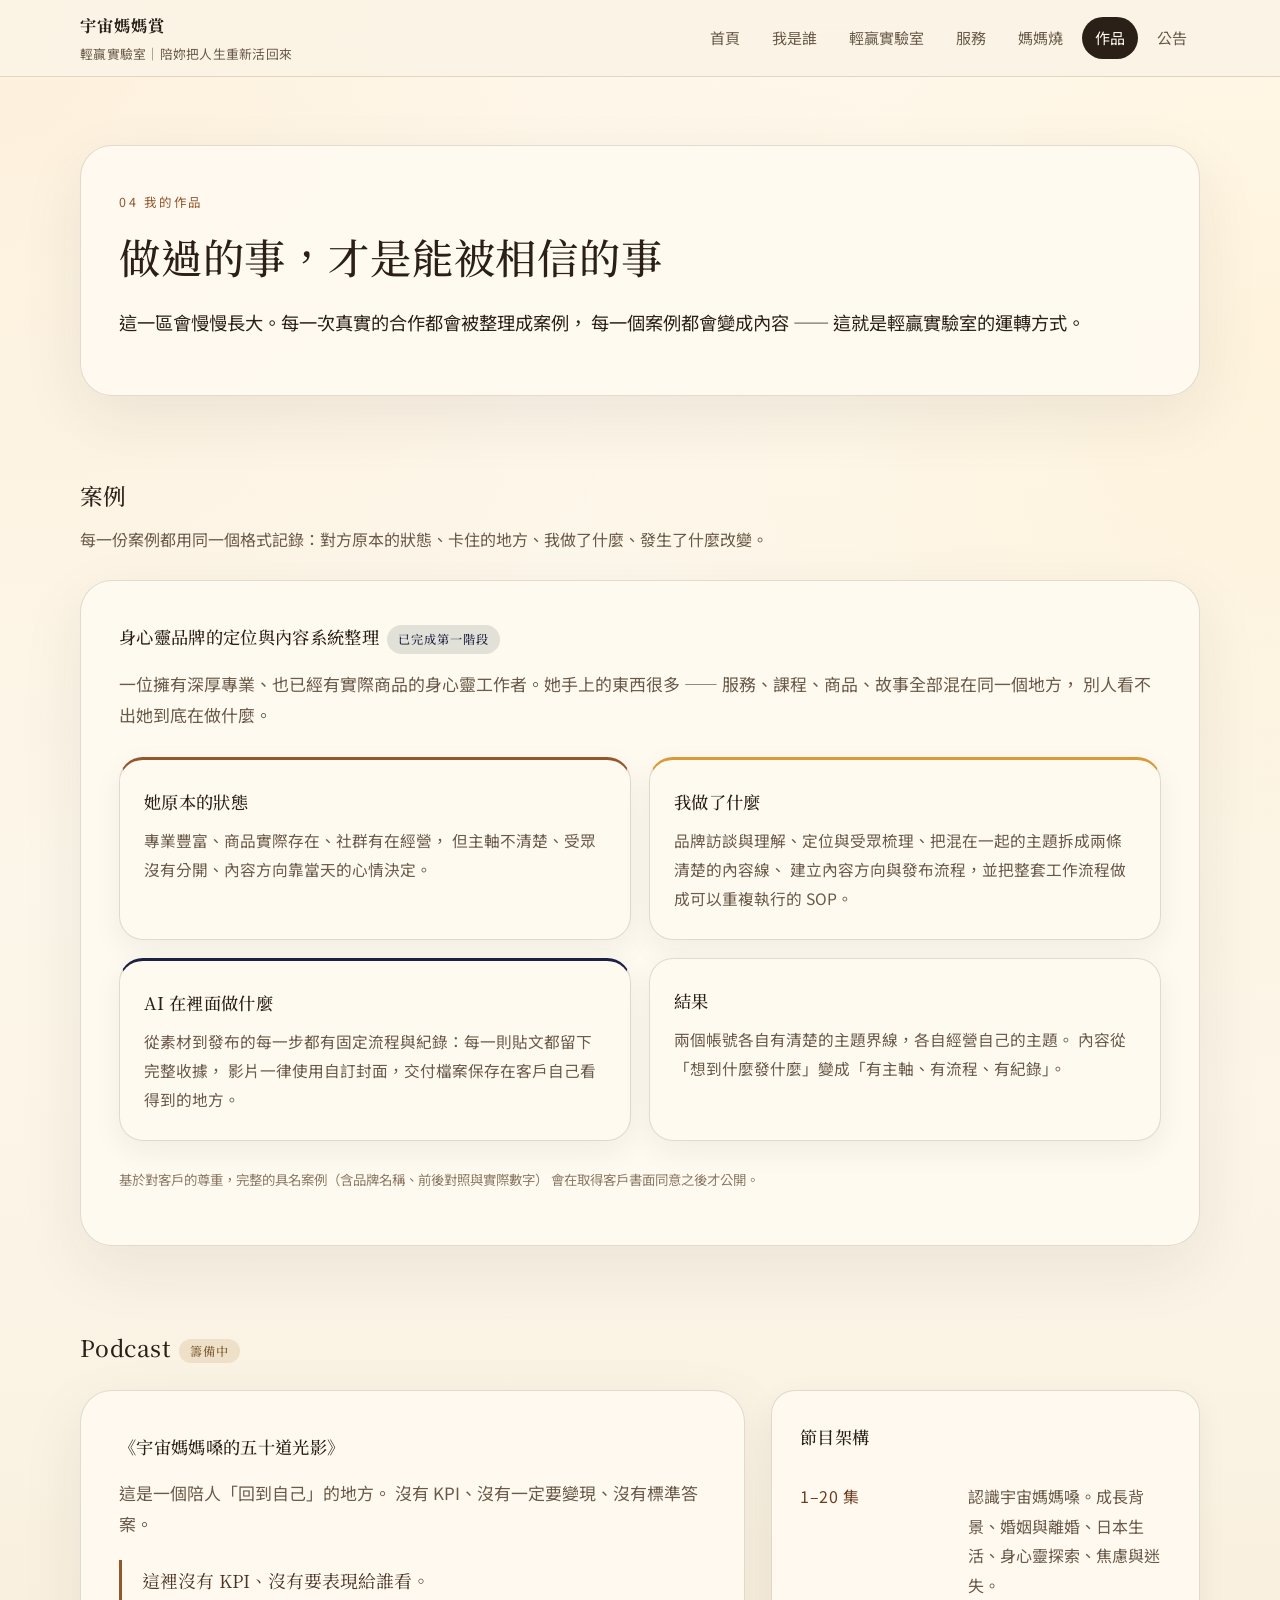
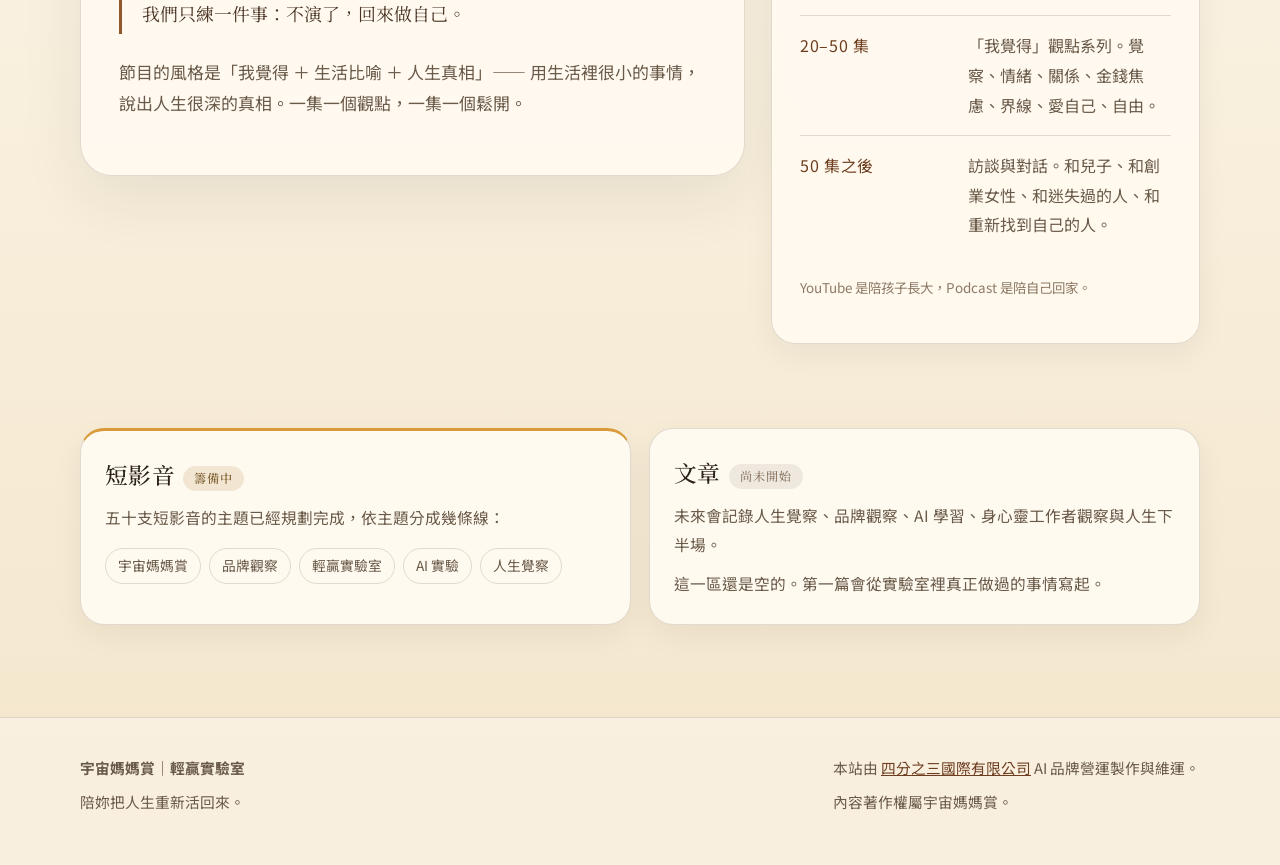
<file: works/index.html>
<!DOCTYPE html>
<html lang="zh-Hant">
<head>
  <meta charset="utf-8">
  <meta name="viewport" content="width=device-width, initial-scale=1">
  <title>我的作品｜宇宙媽媽賞</title>
  <meta name="description" content="宇宙媽媽賞的案例、Podcast、短影音與文章。信任是從實際做過的事情長出來的。">
  <meta property="og:type" content="website">
  <meta property="og:site_name" content="宇宙媽媽賞｜輕贏實驗室">
  <meta property="og:title" content="我的作品｜宇宙媽媽賞">
  <meta property="og:description" content="宇宙媽媽賞的案例、Podcast、短影音與文章。信任是從實際做過的事情長出來的。">
  <meta property="og:url" content="https://mamasan.three-quarters.net/works/">
  <meta property="og:image" content="https://mamasan.three-quarters.net/assets/img/og-mamasan.jpg">
  <meta property="og:image:width" content="1200">
  <meta property="og:image:height" content="630">
  <meta name="twitter:card" content="summary_large_image">
  <link rel="stylesheet" href="../assets/css/styles.css">
</head>
<body>
  <header class="site-header">
    <div class="page nav">
      <a class="brand" href="../index.html">
        <strong>宇宙媽媽賞</strong>
        <span>輕贏實驗室｜陪妳把人生重新活回來</span>
      </a>
      <nav class="nav-links">
        <a href="../index.html">首頁</a>
        <a href="../about/">我是誰</a>
        <a href="../lab/">輕贏實驗室</a>
        <a href="../services/">服務</a>
        <a href="../shao/">媽媽燒</a>
        <a class="active" href="./">作品</a>
        <a href="../news/">公告</a>
      </nav>
    </div>
  </header>

  <main class="page">
    <section class="hero">
      <div class="panel">
        <span class="eyebrow">04 我的作品</span>
        <h1>做過的事，才是能被相信的事</h1>
        <p class="lead lead-strong">
          這一區會慢慢長大。每一次真實的合作都會被整理成案例，
          每一個案例都會變成內容 —— 這就是輕贏實驗室的運轉方式。
        </p>
      </div>
    </section>

    <section class="section">
      <div class="section-header">
        <h2>案例</h2>
        <p>每一份案例都用同一個格式記錄：對方原本的狀態、卡住的地方、我做了什麼、發生了什麼改變。</p>
      </div>

      <div class="panel">
        <h3>身心靈品牌的定位與內容系統整理<span class="status status-live">已完成第一階段</span></h3>
        <p class="lead" style="margin-top:14px;">
          一位擁有深厚專業、也已經有實際商品的身心靈工作者。她手上的東西很多 ——
          服務、課程、商品、故事全部混在同一個地方，
          別人看不出她到底在做什麼。
        </p>

        <div class="grid cards-quad" style="margin-top:26px;">
          <article class="card card-accent">
            <h3>她原本的狀態</h3>
            <p>
              專業豐富、商品實際存在、社群有在經營，
              但主軸不清楚、受眾沒有分開、內容方向靠當天的心情決定。
            </p>
          </article>
          <article class="card card-gold">
            <h3>我做了什麼</h3>
            <p>
              品牌訪談與理解、定位與受眾梳理、把混在一起的主題拆成兩條清楚的內容線、
              建立內容方向與發布流程，並把整套工作流程做成可以重複執行的 SOP。
            </p>
          </article>
          <article class="card card-forest">
            <h3>AI 在裡面做什麼</h3>
            <p>
              從素材到發布的每一步都有固定流程與紀錄：每一則貼文都留下完整收據，
              影片一律使用自訂封面，交付檔案保存在客戶自己看得到的地方。
            </p>
          </article>
          <article class="card">
            <h3>結果</h3>
            <p>
              兩個帳號各自有清楚的主題界線，各自經營自己的主題。
              內容從「想到什麼發什麼」變成「有主軸、有流程、有紀錄」。
            </p>
          </article>
        </div>

        <p class="footer-note" style="margin-top:26px;">
          基於對客戶的尊重，完整的具名案例（含品牌名稱、前後對照與實際數字）
          會在取得客戶書面同意之後才公開。
        </p>
      </div>
    </section>

    <section class="section">
      <div class="section-header">
        <h2>Podcast<span class="status status-soon">籌備中</span></h2>
      </div>
      <div class="hero-grid">
        <div class="panel">
          <h3>《宇宙媽媽嗓的五十道光影》</h3>
          <p class="lead" style="margin-top:14px;">
            這是一個陪人「回到自己」的地方。
            沒有 KPI、沒有一定要變現、沒有標準答案。
          </p>
          <blockquote class="quote" style="margin-top:20px;">
            這裡沒有 KPI、沒有要表現給誰看。<br>
            我們只練一件事：不演了，回來做自己。
          </blockquote>
          <p class="lead" style="margin-top:22px;">
            節目的風格是「我覺得 ＋ 生活比喻 ＋ 人生真相」——
            用生活裡很小的事情，說出人生很深的真相。一集一個觀點，一集一個鬆開。
          </p>
        </div>
        <aside class="panel panel-soft">
          <h3>節目架構</h3>
          <dl class="deflist" style="margin-top:14px;">
            <div>
              <dt>1–20 集</dt>
              <dd>認識宇宙媽媽嗓。成長背景、婚姻與離婚、日本生活、身心靈探索、焦慮與迷失。</dd>
            </div>
            <div>
              <dt>20–50 集</dt>
              <dd>「我覺得」觀點系列。覺察、情緒、關係、金錢焦慮、界線、愛自己、自由。</dd>
            </div>
            <div>
              <dt>50 集之後</dt>
              <dd>訪談與對話。和兒子、和創業女性、和迷失過的人、和重新找到自己的人。</dd>
            </div>
          </dl>
          <p class="footer-note" style="margin-top:20px;">
            YouTube 是陪孩子長大，Podcast 是陪自己回家。
          </p>
        </aside>
      </div>
    </section>

    <section class="section">
      <div class="grid cards-2">
        <article class="card card-gold">
          <h2>短影音<span class="status status-soon">籌備中</span></h2>
          <p>五十支短影音的主題已經規劃完成，依主題分成幾條線：</p>
          <div class="tagrow">
            <span class="tag">宇宙媽媽賞</span>
            <span class="tag">品牌觀察</span>
            <span class="tag">輕贏實驗室</span>
            <span class="tag">AI 實驗</span>
            <span class="tag">人生覺察</span>
          </div>
        </article>

        <article class="card">
          <h2>文章<span class="status status-draft">尚未開始</span></h2>
          <p>
            未來會記錄人生覺察、品牌觀察、AI 學習、身心靈工作者觀察與人生下半場。
          </p>
          <p class="footer-note">這一區還是空的。第一篇會從實驗室裡真正做過的事情寫起。</p>
        </article>
      </div>
    </section>
  </main>

  <footer class="site-footer">
    <div class="page footer-grid">
      <div>
        <p><strong>宇宙媽媽賞｜輕贏實驗室</strong></p>
        <p>陪妳把人生重新活回來。</p>
      </div>
      <div>
        <p class="footer-note">
          本站由 <a href="https://www.three-quarters.net/">四分之三國際有限公司</a> AI 品牌營運製作與維運。
        </p>
        <p class="footer-note">內容著作權屬宇宙媽媽賞。</p>
      </div>
    </div>
  </footer>
</body>
</html>
</file>
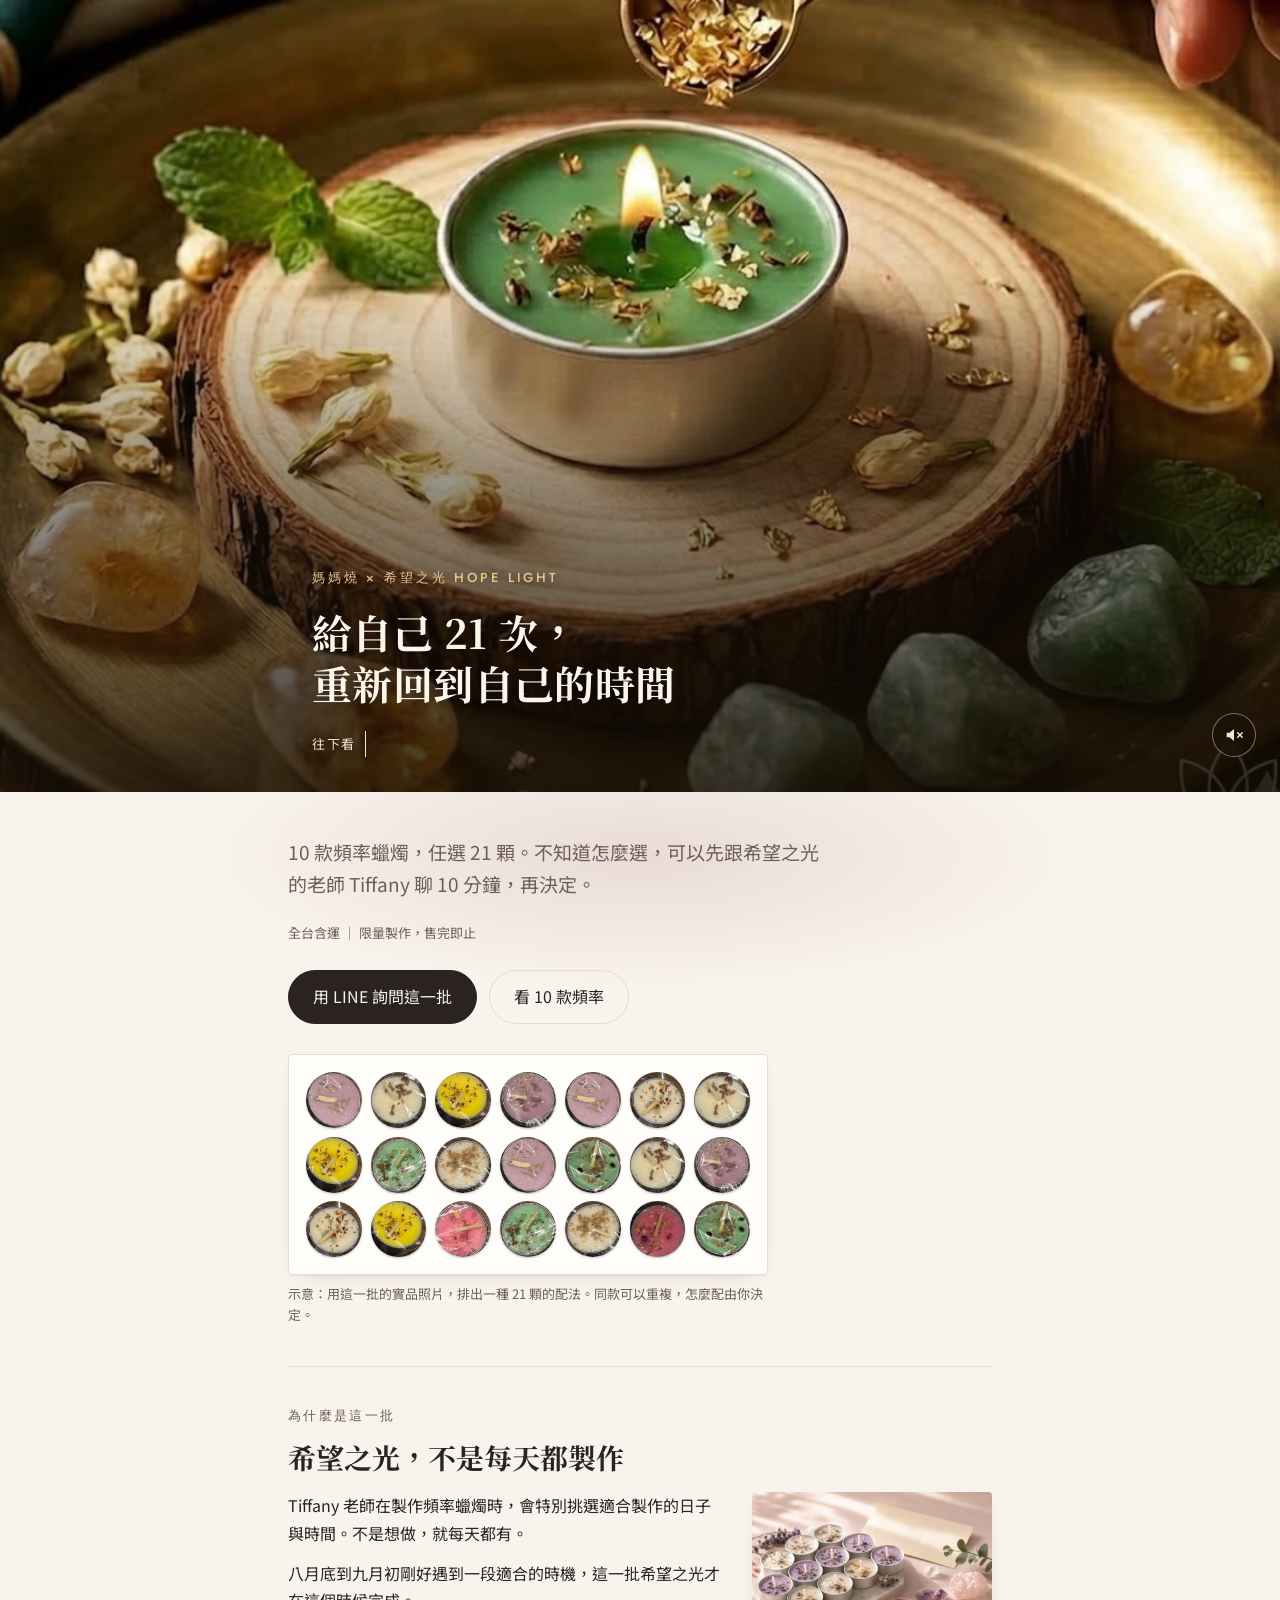
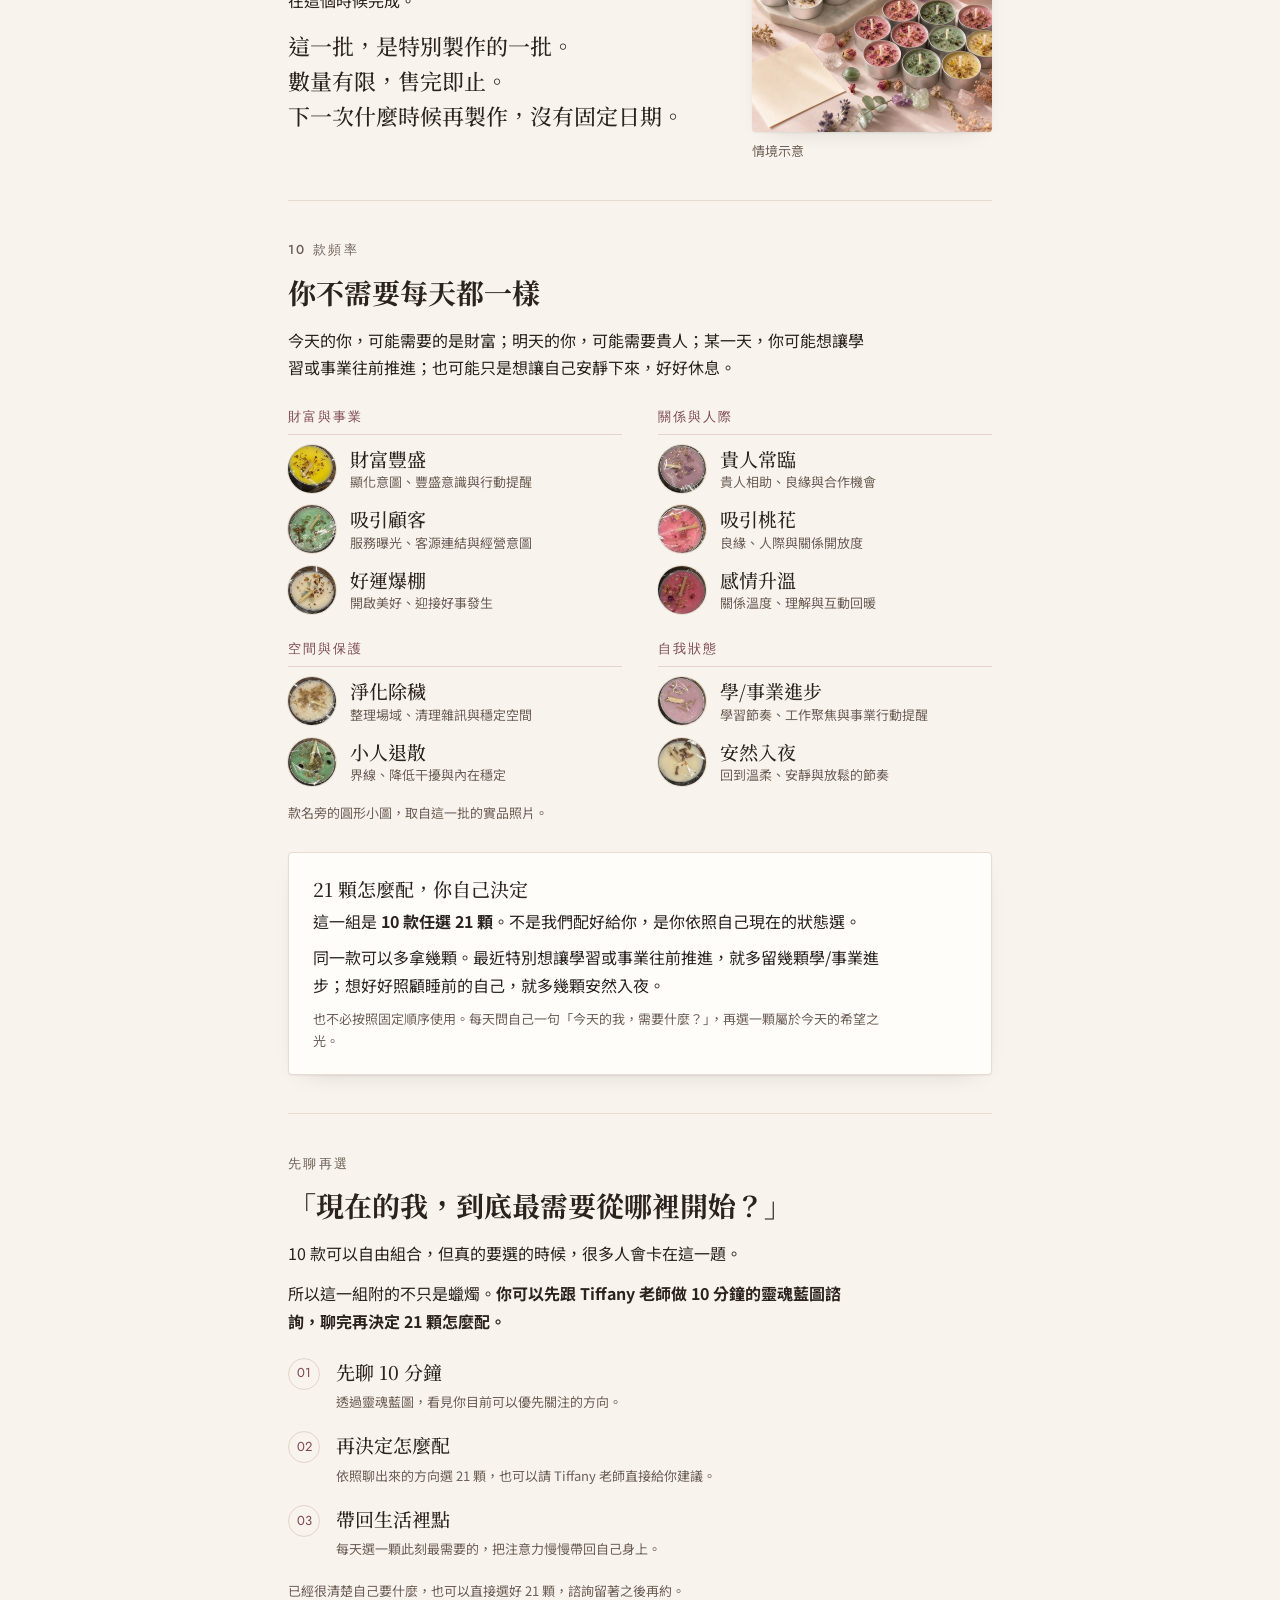
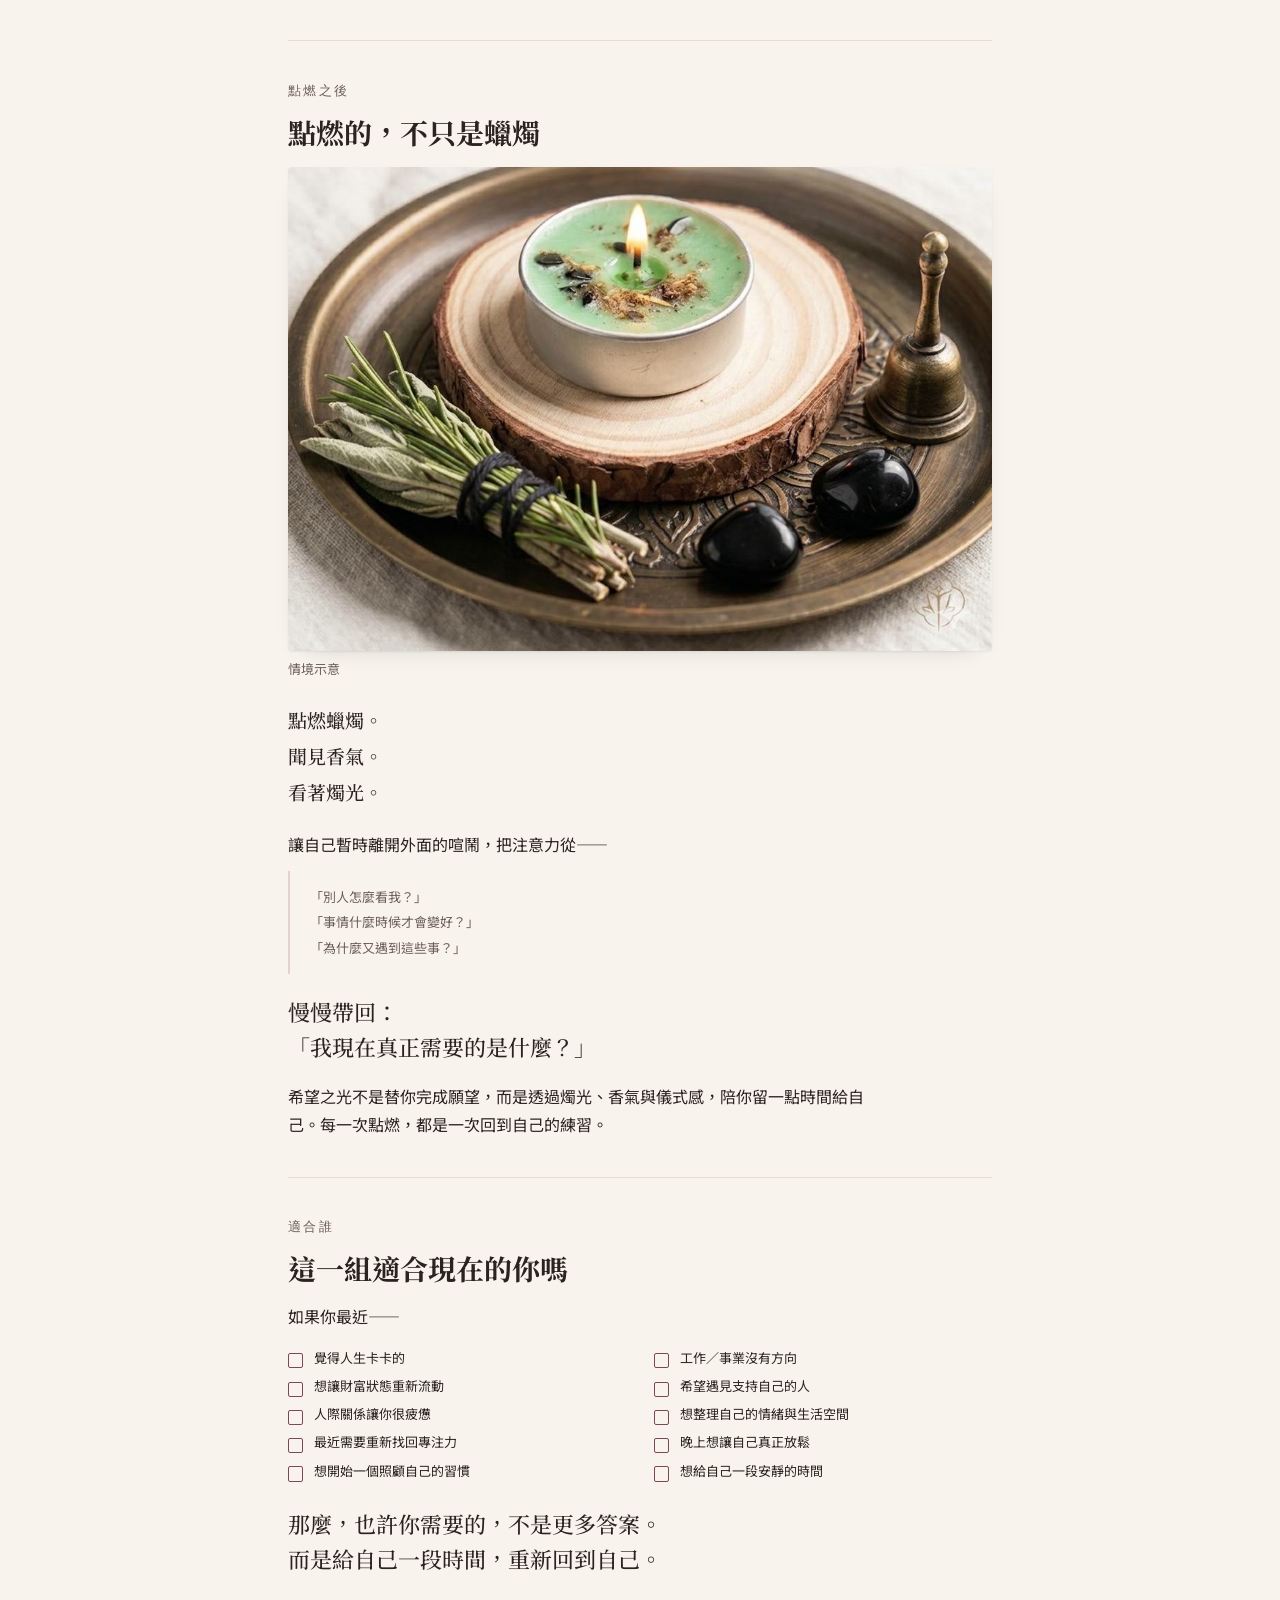
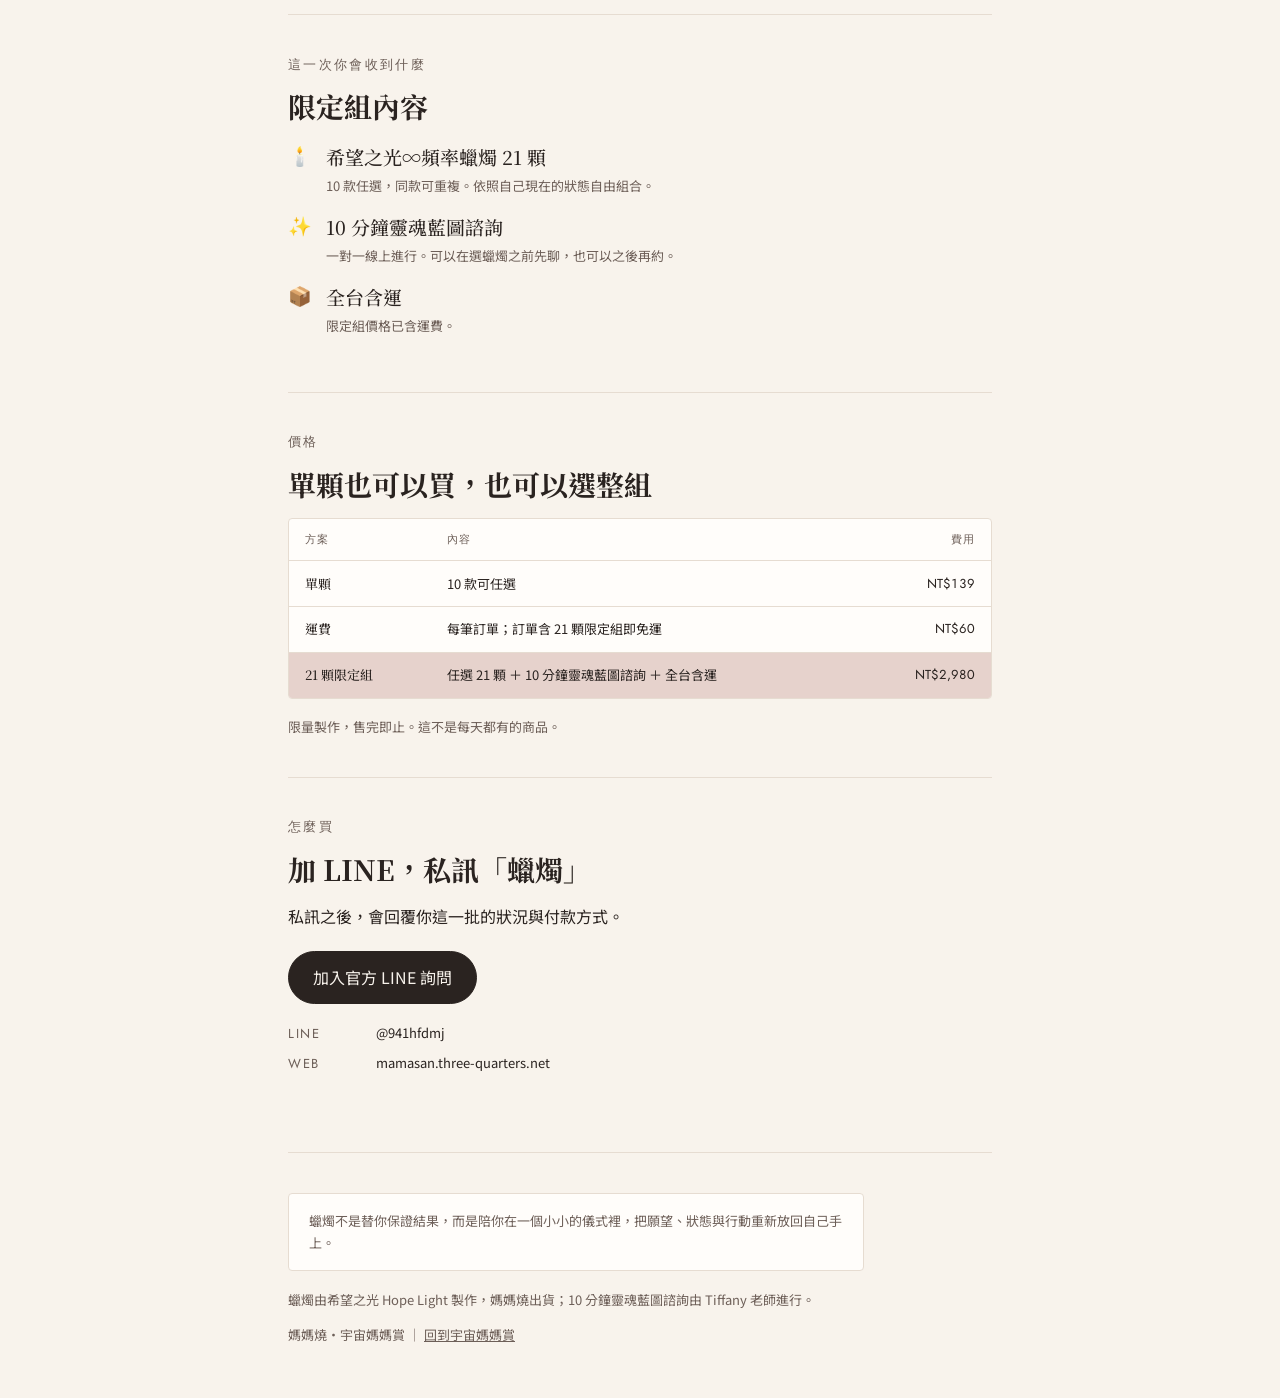
<file: shao/candles/index.html>
<!DOCTYPE html>
<html lang="zh-Hant-TW">
<head>
<meta charset="utf-8">
<meta name="viewport" content="width=device-width,initial-scale=1,viewport-fit=cover">
<title>21 顆頻率蠟燭限定組｜媽媽燒 × 希望之光</title>
<meta name="description" content="10 款頻率蠟燭任選 21 顆，附 10 分鐘靈魂藍圖諮詢，全台含運。限量製作，售完即止。">
<link rel="canonical" href="https://mamasan.three-quarters.net/shao/candles/">
<meta property="og:type" content="website">
<meta property="og:title" content="21 顆頻率蠟燭限定組｜媽媽燒 × 希望之光">
<meta property="og:description" content="10 款頻率蠟燭任選 21 顆，附 10 分鐘靈魂藍圖諮詢，全台含運。限量製作，售完即止。">
<meta property="og:url" content="https://mamasan.three-quarters.net/shao/candles/">
<meta property="og:image" content="https://mamasan.three-quarters.net/shao/candles/assets/candle21/og-candles-mood.jpg">
<meta property="og:image:width" content="1200">
<meta property="og:image:height" content="630">
<meta name="twitter:card" content="summary_large_image">
<style>body{margin:0}img{max-width:100%}</style>
</head>
<body>
<!-- 產物：由 mamasan-lab/6-collaborations/teachers/tiffany-hope-light/website-admin/scripts/build-candles-lp-shao.cjs
     從 landing-pages/hopelight-candle21-lp.html 產生。不要在這裡改，改正本後重跑。 -->
<link rel="preconnect" href="https://fonts.googleapis.com">
<link rel="preconnect" href="https://fonts.gstatic.com" crossorigin>
<link rel="stylesheet" href="https://fonts.googleapis.com/css2?family=Jost:wght@400;500&family=Noto+Sans+TC:wght@400;500&family=Noto+Serif+TC:wght@500;700&display=swap">
<style>
  :root{
    --ground:#F8F3EC;
    --surface:#FFFDFA;
    --ink:#2A2320;
    --muted:#6D5F58;
    --line:#E6DCD1;
    --gold:#7D4753;
    --gold-soft:#E6D2CC;
    --glow:rgba(157,95,107,.16);
    --shadow:0 1px 2px rgba(32,28,46,.06),0 8px 24px -18px rgba(32,28,46,.35);
    --step--1:.8125rem;
    --step-0:1rem;
    --step-1:1.1875rem;
    --step-2:1.375rem;
    --step-3:1.75rem;
    --step-4:2.5rem;
    color-scheme:light;
  }
  @media (prefers-color-scheme:dark){
    :root:not([data-theme="light"]){
      --ground:#141120;
      --surface:#1C1829;
      --ink:#F3F0F8;
      --muted:#B5AECA;
      --line:#332E48;
      --gold:#E4B064;
      --gold-soft:#5A451F;
      --glow:rgba(217,162,76,.18);
      --shadow:0 1px 2px rgba(0,0,0,.4),0 8px 28px -18px rgba(0,0,0,.9);
      color-scheme:dark;
    }
  }
  :root[data-theme="dark"]{
    --ground:#141120;
    --surface:#1C1829;
    --ink:#F3F0F8;
    --muted:#B5AECA;
    --line:#332E48;
    --gold:#E4B064;
    --gold-soft:#5A451F;
    --glow:rgba(217,162,76,.18);
    --shadow:0 1px 2px rgba(0,0,0,.4),0 8px 28px -18px rgba(0,0,0,.9);
    color-scheme:dark;
  }

  *{box-sizing:border-box}
  body{
    margin:0;
    overflow-x:hidden;
    overflow-x:clip;
    background:var(--ground);
    color:var(--ink);
    font-family:"Noto Sans TC","PingFang TC","Microsoft JhengHei",system-ui,sans-serif;
    font-weight:400;
    font-size:var(--step-0);
    line-height:1.72;
    -webkit-font-smoothing:antialiased;
  }
  a{color:inherit}
  :focus-visible{outline:2px solid var(--gold);outline-offset:3px;border-radius:2px}

  .shell{max-width:1180px;margin:0 auto;padding:0 1.5rem 3.25rem;position:relative}
  main{max-width:44rem;margin:0 auto}

  .rail{display:none}
  @media (min-width:1080px){
    .rail{
      display:block;position:fixed;top:50%;transform:translateY(-50%);
      left:max(1.5rem,calc(50vw - 590px));width:9.5rem;z-index:30;
    }
    .rail ol{list-style:none;margin:0;padding:0;display:flex;flex-direction:column;gap:.45rem}
    .rail a{
      display:flex;align-items:center;gap:.6rem;text-decoration:none;
      font-family:"Jost",sans-serif;font-size:var(--step--1);letter-spacing:.04em;
      color:var(--muted);transition:color .25s ease;
    }
    .rail a::before{
      content:"";width:1.1rem;height:1px;background:currentColor;flex:none;
      transition:width .25s ease;
    }
    .rail a:hover,.rail a[aria-current="true"]{color:var(--gold)}
    .rail a[aria-current="true"]::before{width:2rem}
    .rail{transition:opacity .3s ease}
    .rail.over-cover{opacity:0;pointer-events:none}
  }

  /* 開場：一打開先看到燭光，價格留到往下捲之後 */
  .cover{
    position:relative;height:88vh;height:88svh;min-height:30rem;max-height:62rem;
    overflow:hidden;background:#1E150C;color:#FBF6EC;
    display:flex;align-items:flex-end;
  }
  .cover video{position:absolute;inset:0;width:100%;height:100%;object-fit:cover;object-position:50% 40%}
  .cover::after{
    content:"";position:absolute;inset:0;pointer-events:none;
    background:linear-gradient(to top,rgba(20,13,6,.82) 0%,rgba(20,13,6,.45) 38%,rgba(20,13,6,0) 66%);
  }
  .cover-text{
    position:relative;z-index:1;width:100%;max-width:44rem;margin:0 auto;
    padding:0 1.5rem 2.2rem;text-shadow:0 1px 12px rgba(0,0,0,.45);
  }
  .cover .eyebrow{color:#E8C78A}
  .cover h1{margin-bottom:1.3rem}
  .cover-next{
    display:inline-flex;align-items:center;gap:.6rem;text-decoration:none;
    font-size:var(--step--1);letter-spacing:.12em;color:#F1E6D2;
  }
  .cover-next::after{
    content:"";width:1px;height:1.6rem;background:currentColor;
    animation:cover-drip 2.4s ease-in-out infinite;transform-origin:top;
  }
  .cover-sound{
    position:absolute;z-index:2;right:1rem;bottom:1.6rem;
    width:2.75rem;height:2.75rem;border-radius:50%;display:grid;place-items:center;
    border:1px solid rgba(241,230,210,.45);background:rgba(20,13,6,.45);color:#F1E6D2;
    cursor:pointer;-webkit-backdrop-filter:blur(6px);backdrop-filter:blur(6px);
    transition:background .2s ease,border-color .2s ease;
  }
  .cover-sound:hover{background:rgba(20,13,6,.65);border-color:rgba(241,230,210,.8)}
  .cover-sound:focus-visible{outline-color:#E8C78A}
  .cover-sound .on{display:none}
  .cover-sound[aria-pressed="true"] .on{display:inline}
  .cover-sound[aria-pressed="true"] .off{display:none}
  @media (min-width:700px){.cover-sound{right:1.5rem;bottom:2.2rem}}
  @keyframes cover-drip{0%{transform:scaleY(0);opacity:0}40%{transform:scaleY(1);opacity:1}100%{transform:scaleY(1);opacity:0}}

  .hero{position:relative;padding:2.75rem 0 2.5rem;border-top:0}
  .hero::before{
    /* 左右剛好延伸到螢幕邊緣，不超出：超出的部分在手機上會變成可以往右滑的空白 */
    content:"";position:absolute;inset:-5rem calc(50% - 50vw) auto calc(50% - 50vw);height:28rem;z-index:-1;
    background:radial-gradient(48% 42% at 50% 32%,var(--glow),transparent 70%);
    pointer-events:none;
  }
  .eyebrow{
    font-family:"Jost",sans-serif;font-weight:500;font-size:var(--step--1);letter-spacing:.22em;
    text-transform:uppercase;color:var(--gold);margin:0 0 1rem;
  }
  h1{
    font-family:"Noto Serif TC",serif;font-weight:700;
    font-size:clamp(1.875rem,5.4vw,var(--step-4));line-height:1.28;letter-spacing:.01em;
    text-wrap:balance;margin:0 0 1rem;
  }
  .lede{font-size:var(--step-1);line-height:1.68;color:var(--muted);margin:0 0 1.4rem;max-width:34rem}
  .hero-price{
    display:flex;flex-wrap:wrap;align-items:baseline;gap:.35rem .9rem;
    margin:0 0 1.6rem;font-family:"Jost",sans-serif;
  }
  .hero-price .cond{font-family:"Noto Sans TC",sans-serif;font-size:var(--step--1);color:var(--muted)}
  .actions{display:flex;flex-wrap:wrap;gap:.75rem}
  .btn{
    display:inline-flex;align-items:center;gap:.5rem;text-decoration:none;
    padding:.75rem 1.5rem;border-radius:999px;font-size:var(--step-0);
    border:1px solid var(--ink);transition:transform .2s ease;
  }
  .btn-primary{background:var(--ink);color:var(--ground)}
  .btn-ghost{background:transparent;color:var(--ink);border-color:var(--line)}
  .btn:hover{transform:translateY(-2px)}
  .btn:active{transform:none}

  /* 實品圖 */
  .tray{margin:1.9rem 0 0;max-width:30rem}
  .tray-grid{
    display:grid;grid-template-columns:repeat(7,1fr);gap:clamp(.3rem,1.6vw,.55rem);
    padding:clamp(.7rem,3vw,1.05rem);background:var(--surface);
    border:1px solid var(--line);border-radius:4px;box-shadow:var(--shadow);
  }
  .tray-grid img{
    display:block;width:100%;height:auto;aspect-ratio:1;object-fit:cover;border-radius:50%;
    box-shadow:0 1px 2px rgba(20,16,30,.28);
  }
  figcaption{font-size:var(--step--1);line-height:1.6;color:var(--muted);margin-top:.55rem}
  .batch-grid{display:grid;gap:1.4rem;align-items:start}
  @media (min-width:700px){.batch-grid{grid-template-columns:1fr 15rem;gap:2rem}}
  .photo{margin:0;max-width:20rem}
  .photo img,.mood img{display:block;width:100%;height:auto;border-radius:4px;box-shadow:var(--shadow)}
  .mood{margin:0 0 1.5rem}
  .mood img{aspect-ratio:960/660;object-fit:cover}

  section{padding:2.4rem 0;border-top:1px solid var(--line)}
  .label{
    font-family:"Jost",sans-serif;font-weight:500;font-size:var(--step--1);letter-spacing:.18em;
    text-transform:uppercase;color:var(--muted);margin:0 0 .7rem;
  }
  h2{
    font-family:"Noto Serif TC",serif;font-weight:700;font-size:var(--step-3);
    line-height:1.4;margin:0 0 .9rem;text-wrap:balance;
  }
  h3{font-family:"Noto Serif TC",serif;font-weight:500;font-size:var(--step-1);line-height:1.5;margin:0 0 .3rem}
  p{margin:0 0 .8rem;max-width:36rem}
  p:last-child{margin-bottom:0}
  .lift{font-family:"Noto Serif TC",serif;font-weight:500;font-size:var(--step-2);line-height:1.6;color:var(--ink);max-width:32rem}

  /* 10 款頻率 */
  .groups{display:grid;gap:1.35rem}
  @media (min-width:620px){.groups{grid-template-columns:1fr 1fr;gap:1.5rem 2.25rem}}
  .group-name{
    font-family:"Jost",sans-serif;font-weight:500;font-size:var(--step--1);letter-spacing:.16em;
    text-transform:uppercase;color:var(--gold);margin:0 0 .65rem;
    padding-bottom:.35rem;border-bottom:1px solid var(--gold-soft);
  }
  .group ul{list-style:none;margin:0;padding:0;display:flex;flex-direction:column;gap:.75rem}
  .group li{display:grid;grid-template-columns:3rem 1fr;gap:.85rem;align-items:center}
  .group .sw{
    display:block;width:3rem;height:3rem;object-fit:cover;border-radius:50%;
    box-shadow:0 0 0 1px var(--line);
  }
  .group .nm{font-family:"Noto Serif TC",serif;font-weight:500;font-size:var(--step-1);display:block;line-height:1.45}
  .group .dsc{font-size:var(--step--1);color:var(--muted);display:block;line-height:1.6}

  .pick{
    margin-top:1.75rem;background:var(--surface);border:1px solid var(--line);
    border-radius:4px;padding:1.35rem 1.5rem;box-shadow:var(--shadow);
  }
  .pick p{margin-bottom:.55rem}
  .pick p:last-child{margin-bottom:0}

  .steps{list-style:none;margin:0;padding:0;display:flex;flex-direction:column;gap:1.15rem}
  .steps li{display:grid;grid-template-columns:auto 1fr;gap:1rem;align-items:start}
  .steps .mark{
    font-family:"Jost",sans-serif;font-size:var(--step--1);color:var(--gold);
    border:1px solid var(--gold-soft);border-radius:999px;width:2rem;height:2rem;
    display:grid;place-items:center;flex:none;
  }
  .steps p{font-size:var(--step--1);line-height:1.7;color:var(--muted)}

  .ritual{display:flex;flex-direction:column;gap:.2rem;margin:0 0 1.4rem;padding:0;list-style:none}
  .ritual li{font-family:"Noto Serif TC",serif;font-weight:500;font-size:var(--step-1);color:var(--ink)}
  .away{
    margin:0 0 1.25rem;padding:.9rem 1.25rem;border-left:2px solid var(--gold-soft);
    color:var(--muted);font-size:var(--step--1);display:flex;flex-direction:column;gap:.2rem;
  }

  .check{list-style:none;margin:0;padding:0;display:grid;gap:.4rem}
  @media (min-width:620px){.check{grid-template-columns:1fr 1fr;gap:.4rem 1.75rem}}
  .check li{display:flex;align-items:flex-start;gap:.65rem;font-size:var(--step--1);line-height:1.65}
  .check .box{
    width:.95rem;height:.95rem;border:1px solid var(--gold);border-radius:2px;
    flex:none;margin-top:.42rem;
  }

  .includes{list-style:none;margin:0 0 1rem;padding:0;display:flex;flex-direction:column;gap:.85rem}
  .includes li{display:grid;grid-template-columns:auto 1fr;gap:.85rem;align-items:start}
  .includes .ico{font-size:var(--step-1);line-height:1.5;flex:none}
  .includes .txt strong{font-weight:500;font-family:"Noto Serif TC",serif;font-size:var(--step-1)}
  .includes .txt p{font-size:var(--step--1);line-height:1.7;color:var(--muted);margin:.1rem 0 0}

  .table-wrap{overflow-x:auto;border:1px solid var(--line);border-radius:4px;background:var(--surface)}
  table{border-collapse:collapse;width:100%;min-width:30rem;font-size:var(--step--1)}
  th,td{padding:.7rem 1rem;text-align:left;border-bottom:1px solid var(--line)}
  tbody tr:last-child td{border-bottom:0}
  th{font-family:"Jost",sans-serif;font-weight:500;letter-spacing:.1em;text-transform:uppercase;color:var(--muted);font-size:.6875rem}
  td.num{text-align:right;font-family:"Jost",sans-serif;font-variant-numeric:tabular-nums;white-space:nowrap}
  .plan-name{font-family:"Noto Serif TC",serif;font-weight:500}
  tr.hilite td{background:var(--gold-soft)}
  /* 手機：每一列改成「方案＋價格」一行、內容一行，價格不再被擠出畫面 */
  @media (max-width:559px){
    table{min-width:0}
    thead{position:absolute;width:1px;height:1px;overflow:hidden;clip:rect(0 0 0 0);white-space:nowrap}
    table,tbody{display:block}
    tr{
      display:grid;grid-template-columns:1fr auto;gap:.2rem 1rem;align-items:baseline;
      padding:.85rem 1rem;border-bottom:1px solid var(--line);
    }
    tbody tr:last-child{border-bottom:0}
    td{display:block;padding:0;border:0}
    td.plan-name{grid-column:1;grid-row:1}
    td.num{grid-column:2;grid-row:1;font-size:var(--step-0)}
    td:nth-child(2){grid-column:1 / -1;grid-row:2;color:var(--muted)}
    tr.hilite{background:var(--gold-soft)}
    tr.hilite td{background:none}
  }

  .contact-lines{list-style:none;margin:1.1rem 0 0;padding:0;display:flex;flex-direction:column;gap:.4rem;font-size:var(--step--1)}
  .contact-lines span{font-family:"Jost",sans-serif;letter-spacing:.12em;text-transform:uppercase;color:var(--muted);display:inline-block;min-width:5.5rem}

  footer{border-top:1px solid var(--line);margin-top:2.4rem;padding-top:1.5rem;color:var(--muted);font-size:var(--step--1)}
  .note{color:var(--muted);font-size:var(--step--1);line-height:1.7}
  .safe{
    margin-top:1rem;padding:1rem 1.25rem;background:var(--surface);
    border:1px solid var(--line);border-radius:4px;font-size:var(--step--1);line-height:1.7;color:var(--muted);
  }

  html{scroll-behavior:smooth}
  @media (prefers-reduced-motion:reduce){
    *{animation:none !important;transition:none !important}
    html{scroll-behavior:auto}
  }
</style>

<header class="cover" id="top">
  <video muted playsinline preload="auto" aria-hidden="true"
         poster="assets/candle21/cover-candle-poster.jpg">
    <source src="assets/candle21/cover-candle-sound.mp4" type="video/mp4">
  </video>
  <button class="cover-sound" type="button" aria-pressed="false" aria-label="開啟聲音">
    <svg viewBox="0 0 24 24" width="22" height="22" aria-hidden="true" fill="none" stroke="currentColor"
         stroke-width="1.6" stroke-linecap="round" stroke-linejoin="round">
      <path d="M4 9.5h3.2L12 5.5v13l-4.8-4H4z" fill="currentColor" stroke="none"/>
      <g class="off"><path d="M16 9.5l5 5M21 9.5l-5 5"/></g>
      <g class="on"><path d="M15.5 9.2a4 4 0 0 1 0 5.6"/><path d="M18.2 6.6a7.6 7.6 0 0 1 0 10.8"/></g>
    </svg>
  </button>
  <div class="cover-text">
    <p class="eyebrow">媽媽燒 × 希望之光 Hope Light</p>
    <h1>給自己 21 次，<br>重新回到自己的時間</h1>
    <a class="cover-next" href="#intro">往下看</a>
  </div>
</header>

<div class="shell">
  <nav class="rail" aria-label="章節導覽">
    <ol>
      <li><a href="#top">開場</a></li>
      <li><a href="#batch">這一批</a></li>
      <li><a href="#frequencies">10款任選</a></li>
      <li><a href="#consult">先聊再選</a></li>
      <li><a href="#ritual">點燃之後</a></li>
      <li><a href="#foryou">適合你嗎</a></li>
      <li><a href="#includes">收到什麼</a></li>
      <li><a href="#price">價格</a></li>
      <li><a href="#order">怎麼買</a></li>
    </ol>
  </nav>

  <main>
    <section class="hero" id="intro">
      <p class="lede">10 款頻率蠟燭，任選 21 顆。不知道怎麼選，可以先跟希望之光的老師 Tiffany 聊 10 分鐘，再決定。</p>
      <div class="hero-price">
        <span class="cond">全台含運 ｜ 限量製作，售完即止</span>
      </div>
      <div class="actions">
        <a class="btn btn-primary" href="https://line.me/R/ti/p/@941hfdmj">用 LINE 詢問這一批</a>
        <a class="btn btn-ghost" href="#frequencies">看 10 款頻率</a>
      </div>
      <figure class="tray">
        <div class="tray-grid" role="img" aria-label="一組 21 顆頻率蠟燭的配法示意">
          <img src="assets/candle21/swatch-study.jpg" width="176" height="176" alt="">
          <img src="assets/candle21/swatch-sleep.jpg" width="176" height="176" alt="">
          <img src="assets/candle21/swatch-wealth.jpg" width="176" height="176" alt="">
          <img src="assets/candle21/swatch-benefactor.jpg" width="176" height="176" alt="">
          <img src="assets/candle21/swatch-study.jpg" width="176" height="176" alt="">
          <img src="assets/candle21/swatch-luck.jpg" width="176" height="176" alt="">
          <img src="assets/candle21/swatch-sleep.jpg" width="176" height="176" alt="">
          <img src="assets/candle21/swatch-wealth.jpg" width="176" height="176" alt="">
          <img src="assets/candle21/swatch-customers.jpg" width="176" height="176" alt="">
          <img src="assets/candle21/swatch-cleanse.jpg" width="176" height="176" alt="">
          <img src="assets/candle21/swatch-study.jpg" width="176" height="176" alt="">
          <img src="assets/candle21/swatch-protect.jpg" width="176" height="176" alt="">
          <img src="assets/candle21/swatch-sleep.jpg" width="176" height="176" alt="">
          <img src="assets/candle21/swatch-benefactor.jpg" width="176" height="176" alt="">
          <img src="assets/candle21/swatch-luck.jpg" width="176" height="176" alt="">
          <img src="assets/candle21/swatch-wealth.jpg" width="176" height="176" alt="">
          <img src="assets/candle21/swatch-romance.jpg" width="176" height="176" alt="">
          <img src="assets/candle21/swatch-customers.jpg" width="176" height="176" alt="">
          <img src="assets/candle21/swatch-cleanse.jpg" width="176" height="176" alt="">
          <img src="assets/candle21/swatch-warmth.jpg" width="176" height="176" alt="">
          <img src="assets/candle21/swatch-protect.jpg" width="176" height="176" alt="">
        </div>
        <figcaption>示意：用這一批的實品照片，排出一種 21 顆的配法。同款可以重複，怎麼配由你決定。</figcaption>
      </figure>
    </section>

    <section id="batch">
      <p class="label">為什麼是這一批</p>
      <h2>希望之光，不是每天都製作</h2>
      <div class="batch-grid">
        <div>
          <p>Tiffany 老師在製作頻率蠟燭時，會特別挑選適合製作的日子與時間。不是想做，就每天都有。</p>
          <p>八月底到九月初剛好遇到一段適合的時機，這一批希望之光才在這個時候完成。</p>
          <p class="lift">這一批，是特別製作的一批。<br>數量有限，售完即止。<br>下一次什麼時候再製作，沒有固定日期。</p>
        </div>
        <figure class="photo">
          <img src="assets/candle21/batch-mood.jpg" width="960" height="960" loading="lazy"
               alt="一整批頻率蠟燭排在桌上，旁邊散著乾燥花與水晶">
          <figcaption>情境示意</figcaption>
        </figure>
      </div>
    </section>

    <section id="frequencies">
      <p class="label">10 款頻率</p>
      <h2>你不需要每天都一樣</h2>
      <p>今天的你，可能需要的是財富；明天的你，可能需要貴人；某一天，你可能想讓學習或事業往前推進；也可能只是想讓自己安靜下來，好好休息。</p>

      <div class="groups" style="margin-top:1.5rem">
        <div class="group">
          <p class="group-name">財富與事業</p>
          <ul>
            <li><img class="sw" src="assets/candle21/swatch-wealth.jpg" width="176" height="176" alt="" loading="lazy"><div><span class="nm">財富豐盛</span><span class="dsc">顯化意圖、豐盛意識與行動提醒</span></div></li>
            <li><img class="sw" src="assets/candle21/swatch-customers.jpg" width="176" height="176" alt="" loading="lazy"><div><span class="nm">吸引顧客</span><span class="dsc">服務曝光、客源連結與經營意圖</span></div></li>
            <li><img class="sw" src="assets/candle21/swatch-luck.jpg" width="176" height="176" alt="" loading="lazy"><div><span class="nm">好運爆棚</span><span class="dsc">開啟美好、迎接好事發生</span></div></li>
          </ul>
        </div>
        <div class="group">
          <p class="group-name">關係與人際</p>
          <ul>
            <li><img class="sw" src="assets/candle21/swatch-benefactor.jpg" width="176" height="176" alt="" loading="lazy"><div><span class="nm">貴人常臨</span><span class="dsc">貴人相助、良緣與合作機會</span></div></li>
            <li><img class="sw" src="assets/candle21/swatch-romance.jpg" width="176" height="176" alt="" loading="lazy"><div><span class="nm">吸引桃花</span><span class="dsc">良緣、人際與關係開放度</span></div></li>
            <li><img class="sw" src="assets/candle21/swatch-warmth.jpg" width="176" height="176" alt="" loading="lazy"><div><span class="nm">感情升溫</span><span class="dsc">關係溫度、理解與互動回暖</span></div></li>
          </ul>
        </div>
        <div class="group">
          <p class="group-name">空間與保護</p>
          <ul>
            <li><img class="sw" src="assets/candle21/swatch-cleanse.jpg" width="176" height="176" alt="" loading="lazy"><div><span class="nm">淨化除穢</span><span class="dsc">整理場域、清理雜訊與穩定空間</span></div></li>
            <li><img class="sw" src="assets/candle21/swatch-protect.jpg" width="176" height="176" alt="" loading="lazy"><div><span class="nm">小人退散</span><span class="dsc">界線、降低干擾與內在穩定</span></div></li>
          </ul>
        </div>
        <div class="group">
          <p class="group-name">自我狀態</p>
          <ul>
            <li><img class="sw" src="assets/candle21/swatch-study.jpg" width="176" height="176" alt="" loading="lazy"><div><span class="nm">學/事業進步</span><span class="dsc">學習節奏、工作聚焦與事業行動提醒</span></div></li>
            <li><img class="sw" src="assets/candle21/swatch-sleep.jpg" width="176" height="176" alt="" loading="lazy"><div><span class="nm">安然入夜</span><span class="dsc">回到溫柔、安靜與放鬆的節奏</span></div></li>
          </ul>
        </div>
      </div>
      <p class="note" style="margin-top:1rem">款名旁的圓形小圖，取自這一批的實品照片。</p>

      <div class="pick">
        <h3>21 顆怎麼配，你自己決定</h3>
        <p>這一組是 <strong>10 款任選 21 顆</strong>。不是我們配好給你，是你依照自己現在的狀態選。</p>
        <p>同一款可以多拿幾顆。最近特別想讓學習或事業往前推進，就多留幾顆學/事業進步；想好好照顧睡前的自己，就多幾顆安然入夜。</p>
        <p class="note">也不必按照固定順序使用。每天問自己一句「今天的我，需要什麼？」，再選一顆屬於今天的希望之光。</p>
      </div>
    </section>

    <section id="consult">
      <p class="label">先聊再選</p>
      <h2>「現在的我，到底最需要從哪裡開始？」</h2>
      <p>10 款可以自由組合，但真的要選的時候，很多人會卡在這一題。</p>
      <p>所以這一組附的不只是蠟燭。<strong>你可以先跟 Tiffany 老師做 10 分鐘的靈魂藍圖諮詢，聊完再決定 21 顆怎麼配。</strong></p>
      <ol class="steps" style="margin-top:1.4rem">
        <li><span class="mark">01</span><div><h3>先聊 10 分鐘</h3><p>透過靈魂藍圖，看見你目前可以優先關注的方向。</p></div></li>
        <li><span class="mark">02</span><div><h3>再決定怎麼配</h3><p>依照聊出來的方向選 21 顆，也可以請 Tiffany 老師直接給你建議。</p></div></li>
        <li><span class="mark">03</span><div><h3>帶回生活裡點</h3><p>每天選一顆此刻最需要的，把注意力慢慢帶回自己身上。</p></div></li>
      </ol>
      <p class="note" style="margin-top:1.2rem">已經很清楚自己要什麼，也可以直接選好 21 顆，諮詢留著之後再約。</p>
    </section>

    <section id="ritual">
      <p class="label">點燃之後</p>
      <h2>點燃的，不只是蠟燭</h2>
      <figure class="mood">
        <img src="assets/candle21/mood-lit-protect.jpg" width="960" height="660" loading="lazy"
             alt="點燃的頻率蠟燭放在木片底座上，旁邊有鼠尾草束、黑色晶石與小銅鈴">
        <figcaption>情境示意</figcaption>
      </figure>
      <ul class="ritual">
        <li>點燃蠟燭。</li>
        <li>聞見香氣。</li>
        <li>看著燭光。</li>
      </ul>
      <p>讓自己暫時離開外面的喧鬧，把注意力從——</p>
      <div class="away">
        <span>「別人怎麼看我？」</span>
        <span>「事情什麼時候才會變好？」</span>
        <span>「為什麼又遇到這些事？」</span>
      </div>
      <p class="lift">慢慢帶回：<br>「我現在真正需要的是什麼？」</p>
      <p style="margin-top:1.2rem">希望之光不是替你完成願望，而是透過燭光、香氣與儀式感，陪你留一點時間給自己。每一次點燃，都是一次回到自己的練習。</p>
    </section>

    <section id="foryou">
      <p class="label">適合誰</p>
      <h2>這一組適合現在的你嗎</h2>
      <p>如果你最近——</p>
      <ul class="check" style="margin-top:1rem">
        <li><span class="box" aria-hidden="true"></span>覺得人生卡卡的</li>
        <li><span class="box" aria-hidden="true"></span>工作／事業沒有方向</li>
        <li><span class="box" aria-hidden="true"></span>想讓財富狀態重新流動</li>
        <li><span class="box" aria-hidden="true"></span>希望遇見支持自己的人</li>
        <li><span class="box" aria-hidden="true"></span>人際關係讓你很疲憊</li>
        <li><span class="box" aria-hidden="true"></span>想整理自己的情緒與生活空間</li>
        <li><span class="box" aria-hidden="true"></span>最近需要重新找回專注力</li>
        <li><span class="box" aria-hidden="true"></span>晚上想讓自己真正放鬆</li>
        <li><span class="box" aria-hidden="true"></span>想開始一個照顧自己的習慣</li>
        <li><span class="box" aria-hidden="true"></span>想給自己一段安靜的時間</li>
      </ul>
      <p class="lift" style="margin-top:1.5rem">那麼，也許你需要的，不是更多答案。<br>而是給自己一段時間，重新回到自己。</p>
    </section>

    <section id="includes">
      <p class="label">這一次你會收到什麼</p>
      <h2>限定組內容</h2>
      <ul class="includes">
        <li>
          <span class="ico" aria-hidden="true">🕯️</span>
          <div class="txt"><strong>希望之光∞頻率蠟燭 21 顆</strong>
            <p>10 款任選，同款可重複。依照自己現在的狀態自由組合。</p></div>
        </li>
        <li>
          <span class="ico" aria-hidden="true">✨</span>
          <div class="txt"><strong>10 分鐘靈魂藍圖諮詢</strong>
            <p>一對一線上進行。可以在選蠟燭之前先聊，也可以之後再約。</p></div>
        </li>
        <li>
          <span class="ico" aria-hidden="true">📦</span>
          <div class="txt"><strong>全台含運</strong>
            <p>限定組價格已含運費。</p></div>
        </li>
      </ul>
    </section>

    <section id="price">
      <p class="label">價格</p>
      <h2>單顆也可以買，也可以選整組</h2>
      <div class="table-wrap">
        <table>
          <thead>
            <tr><th scope="col">方案</th><th scope="col">內容</th><th scope="col" style="text-align:right">費用</th></tr>
          </thead>
          <tbody>
            <tr>
              <td class="plan-name">單顆</td>
              <td>10 款可任選</td>
              <td class="num">NT$139</td>
            </tr>
            <tr>
              <td class="plan-name">運費</td>
              <td>每筆訂單；訂單含 21 顆限定組即免運</td>
              <td class="num">NT$60</td>
            </tr>
            <tr class="hilite">
              <td class="plan-name">21 顆限定組</td>
              <td>任選 21 顆 ＋ 10 分鐘靈魂藍圖諮詢 ＋ 全台含運</td>
              <td class="num">NT$2,980</td>
            </tr>
          </tbody>
        </table>
      </div>
      <p class="note" style="margin-top:1.1rem">限量製作，售完即止。這不是每天都有的商品。</p>
    </section>

    <section id="order">
      <p class="label">怎麼買</p>
      <h2>加 LINE，私訊「蠟燭」</h2>
      <p>私訊之後，會回覆你這一批的狀況與付款方式。</p>
      <div class="actions" style="margin-top:1.25rem">
        <a class="btn btn-primary" href="https://line.me/R/ti/p/@941hfdmj">加入官方 LINE 詢問</a>
      </div>
      <ul class="contact-lines">
        <li><span>LINE</span>@941hfdmj</li>
        <li><span>Web</span>mamasan.three-quarters.net</li>
      </ul>
    </section>

    <footer>
      <p class="safe">蠟燭不是替你保證結果，而是陪你在一個小小的儀式裡，把願望、狀態與行動重新放回自己手上。</p>
      <p style="margin-top:1.1rem">蠟燭由希望之光 Hope Light 製作，媽媽燒出貨；10 分鐘靈魂藍圖諮詢由 Tiffany 老師進行。</p>
      <p>媽媽燒・宇宙媽媽賞 ｜ <a href="../../">回到宇宙媽媽賞</a></p>
    </footer>
  </main>
</div>

<script>
  (function () {
    // 開場影片只播一次，停在最後一格；減少動態時只顯示封面圖。
    var video = document.querySelector('.cover video');
    if (!video) return;
    var still = window.matchMedia && window.matchMedia('(prefers-reduced-motion: reduce)').matches;
    function play() {
      var playing = video.play();
      if (playing && playing.catch) { playing.catch(function () {}); }
    }
    if (!still) {
      video.muted = true;
      play();
    }

    // 預設靜音（瀏覽器只允許靜音自動播放）。按喇叭開聲音時從頭播一次，完整聽到 10 秒；
    // 播完自動回到靜音圖示，再按一次就再聽一次。
    var sound = document.querySelector('.cover-sound');
    if (!sound) return;
    function show(on) {
      sound.setAttribute('aria-pressed', on ? 'true' : 'false');
      sound.setAttribute('aria-label', on ? '關閉聲音' : '開啟聲音');
    }
    sound.addEventListener('click', function () {
      if (video.muted) {
        if (video.ended || video.currentTime > 1) { video.currentTime = 0; }
        video.muted = false;
        show(true);
        play();
      } else {
        video.muted = true;
        show(false);
      }
    });
    video.addEventListener('ended', function () {
      video.muted = true;
      show(false);
    });
  })();

  (function () {
    var rail = document.querySelector('.rail');
    var cover = document.querySelector('.cover');
    if (!rail || !cover || !('IntersectionObserver' in window)) return;
    new IntersectionObserver(function (entries) {
      rail.classList.toggle('over-cover', entries[0].intersectionRatio > 0.35);
    }, { threshold: [0, 0.35, 1] }).observe(cover);
  })();

  (function () {
    var links = Array.prototype.slice.call(document.querySelectorAll('.rail a'));
    if (!links.length || !('IntersectionObserver' in window)) return;
    var ids = links.map(function (a) { return a.getAttribute('href').slice(1); });
    var seen = {};
    var observer = new IntersectionObserver(function (entries) {
      entries.forEach(function (e) { seen[e.target.id] = e.isIntersecting; });
      var current = null;
      ids.forEach(function (id) { if (seen[id] && !current) { current = id; } });
      links.forEach(function (a) {
        a.setAttribute('aria-current', a.getAttribute('href') === '#' + current ? 'true' : 'false');
      });
    }, { rootMargin: '-20% 0px -70% 0px' });
    ids.forEach(function (id) {
      var el = document.getElementById(id);
      if (el) { observer.observe(el); }
    });
  })();
</script>
</body>
</html>
</file>
<file: assets/css/styles.css>
@import url("https://fonts.googleapis.com/css2?family=Noto+Sans+TC:wght@400;500;700&family=Noto+Serif+TC:wght@500;700&display=swap");

/* 2026-11-13 起全站改用 Co Me Time 的燭光色（夜色、燭火、蠟、紙），吉祥物是卡通蠟燭。
   舊的玫瑰／金／墨綠變數名保留，值換成燭光家族，子頁不用改 class 就跟著換。
   /cometime/ 仍自帶 candle.css；/shao/ 仍用自己的酒紅（--ember-*）。 */
:root {
  --bg: #fbf4e6;
  --bg-deep: #f4e6cc;
  --paper: rgba(255, 250, 240, 0.92);
  --paper-strong: #fffaf0;
  --ink: #2a2018;
  --muted: #6a5a49;
  --faint: #8d7a66;
  --line: rgba(70, 50, 30, 0.16);
  --rose: #93572c;
  --rose-deep: #6e3d1f;
  --blush: #f6e2bd;
  --gold: #d99a3a;
  --forest: #1d2044;
  --cocoa: #4a3424;
  --night: #11152d;
  --night-2: #1d2044;
  --dusk: #33284a;
  --dusk-2: #4a3150;
  --ember: #7b4526;
  --ember-2: #5d3320;
  --flame: #f4ad45;
  --flame-2: #ffd98a;
  --on-dark: #fbf1de;
  --on-dark-muted: rgba(251, 241, 222, 0.78);
  --on-dark-line: rgba(251, 241, 222, 0.22);
  --serif: "Noto Serif TC", "Songti TC", "PMingLiU", serif;
  --sans: "Noto Sans TC", "PingFang TC", "Microsoft JhengHei", sans-serif;
  --ember-bg: #2a0911;
  --ember-gold: #d9a44b;
  --ember-cream: #f7ecdc;
  --shadow: 0 22px 64px rgba(42, 35, 32, 0.08);
  --shadow-sm: 0 10px 30px rgba(42, 35, 32, 0.06);
  --radius-xl: 32px;
  --radius-lg: 24px;
  --radius-md: 16px;
  --max: 1120px;
}

* { box-sizing: border-box; }
html { scroll-behavior: smooth; }

body {
  margin: 0;
  color: var(--ink);
  background:
    radial-gradient(circle at 0% 0%, rgba(244, 173, 69, 0.12), transparent 32%),
    radial-gradient(circle at 100% 14%, rgba(255, 217, 138, 0.18), transparent 30%),
    linear-gradient(180deg, #fffaf1 0%, var(--bg) 52%, var(--bg-deep) 100%);
  font-family: var(--sans);
  line-height: 1.85;
  overflow-wrap: anywhere;
  -webkit-font-smoothing: antialiased;
}

h1, h2, h3, .brand strong, .quote, blockquote { font-family: var(--serif); }
h1, h2, h3 { font-weight: 500; }
:focus-visible { outline: 3px solid var(--flame); outline-offset: 3px; }

a { color: inherit; }
img { display: block; max-width: 100%; height: auto; }

.page {
  width: min(var(--max), calc(100% - 32px));
  margin: 0 auto;
}

/* ---------- header ---------- */

.site-header {
  position: sticky;
  top: 0;
  z-index: 20;
  backdrop-filter: blur(18px);
  background: rgba(251, 244, 230, 0.86);
  border-bottom: 1px solid var(--line);
}

.nav {
  min-height: 72px;
  display: flex;
  align-items: center;
  justify-content: space-between;
  gap: 20px;
  flex-wrap: wrap;
  padding: 10px 0;
}

.brand {
  text-decoration: none;
  display: inline-flex;
  flex-direction: column;
  gap: 2px;
}
.brand strong { font-size: 1.02rem; letter-spacing: 0.06em; }
.brand span { font-size: 0.8rem; color: var(--muted); letter-spacing: 0.02em; }

.nav-links { display: flex; flex-wrap: wrap; gap: 6px; }
.nav-links a {
  text-decoration: none;
  color: var(--muted);
  padding: 7px 13px;
  border-radius: 999px;
  font-size: 0.94rem;
  transition: background 0.2s, color 0.2s;
}
.nav-links a:hover { color: var(--rose-deep); background: rgba(255, 255, 255, 0.62); }
.nav-links a.active { color: var(--paper-strong); background: var(--ink); }
.nav-links a.outbound { color: var(--faint); font-size: 0.86rem; }

/* ---------- hero ---------- */

.hero { padding: 68px 0 40px; }
.hero-grid {
  display: grid;
  grid-template-columns: minmax(0, 1.55fr) minmax(0, 1fr);
  gap: 26px;
  align-items: start;
}

.panel {
  background: var(--paper);
  border: 1px solid var(--line);
  border-radius: var(--radius-xl);
  padding: 40px 38px;
  box-shadow: var(--shadow);
}
.panel-soft { box-shadow: var(--shadow-sm); border-radius: var(--radius-lg); padding: 30px 28px; }

.eyebrow {
  display: inline-block;
  font-size: 0.78rem;
  letter-spacing: 0.22em;
  text-transform: uppercase;
  color: var(--rose);
  margin-bottom: 14px;
}

h1 {
  font-size: clamp(1.86rem, 4.1vw, 2.58rem);
  line-height: 1.4;
  margin: 0 0 20px;
  letter-spacing: 0.02em;
}
h2 { font-size: 1.42rem; line-height: 1.5; margin: 0 0 12px; letter-spacing: 0.02em; }
h3 { font-size: 1.08rem; margin: 0 0 8px; letter-spacing: 0.02em; }

.lead { font-size: 1.06rem; color: var(--muted); margin: 0 0 16px; }
.lead-strong { color: var(--ink); font-size: 1.14rem; }

.actions { display: flex; flex-wrap: wrap; gap: 10px; margin-top: 26px; }
.button {
  display: inline-block;
  text-decoration: none;
  padding: 11px 22px;
  border-radius: 999px;
  border: 1px solid var(--line);
  background: rgba(255, 255, 255, 0.6);
  color: var(--ink);
  font-size: 0.96rem;
  transition: transform 0.18s, box-shadow 0.18s, background 0.18s;
}
.button:hover { transform: translateY(-1px); box-shadow: var(--shadow-sm); }
.button.primary { background: var(--ink); border-color: var(--ink); color: var(--paper-strong); }
.button.primary:hover { background: #443425; }
.button.warm { background: var(--flame); border-color: var(--flame); color: var(--ink); box-shadow: 0 0 22px rgba(244, 173, 69, 0.32); }
.button.warm:hover { background: var(--flame-2); }

/* ---------- portraits ---------- */

/* 人像照是深藍灰棚拍背景；框底色取自照片背景，載入前不會閃白 */
.hero-grid.with-portrait { align-items: center; }
.hero-grid.portrait-first { grid-template-columns: minmax(0, 0.8fr) minmax(0, 1.4fr); }

.portrait {
  position: relative;
  margin: 0;
  isolation: isolate;
}
.portrait img {
  width: 100%;
  object-fit: cover;
  background: #222a35;
  box-shadow: 0 26px 60px rgba(34, 42, 53, 0.22);
}
.portrait::before {
  content: "";
  position: absolute;
  inset: -14px 14px 14px -14px;
  border: 1px solid rgba(217, 154, 58, 0.6);
  z-index: -1;
}

/* 拱形：上緣是半圓，比例 4:5（垂直半徑 = 寬的一半 = 高的 40%） */
.portrait-arch img,
.portrait-arch::before {
  border-radius: 50% 50% var(--radius-lg) var(--radius-lg) / 40% 40% var(--radius-lg) var(--radius-lg);
}
.portrait-arch img { aspect-ratio: 4 / 5; object-position: 50% 18%; }

/* 全身照：保留原本 2:3，不裁到腳 */
.portrait-full img,
.portrait-full::before { border-radius: var(--radius-xl); }
.portrait-full img { aspect-ratio: 2 / 3; }

/* ---------- 媽媽燒 ---------- */

/* 顏色取自她的粉專 logo：深酒紅底、金色火焰、紅唇。只用在 /shao/，其他頁維持米色 */
.shao-hero {
  display: grid;
  grid-template-columns: minmax(150px, 220px) minmax(0, 1fr);
  gap: 40px;
  align-items: center;
  padding: 48px 46px;
  border-radius: var(--radius-xl);
  color: var(--ember-cream);
  background:
    radial-gradient(circle at 18% 50%, rgba(217, 164, 75, 0.26), transparent 30%),
    radial-gradient(1.5px 1.5px at 62% 18%, rgba(247, 236, 220, 0.8), transparent 60%),
    radial-gradient(1px 1px at 78% 72%, rgba(247, 236, 220, 0.7), transparent 60%),
    radial-gradient(1.5px 1.5px at 90% 30%, rgba(217, 164, 75, 0.9), transparent 60%),
    radial-gradient(1px 1px at 48% 82%, rgba(217, 164, 75, 0.8), transparent 60%),
    linear-gradient(160deg, #3d0e19 0%, var(--ember-bg) 55%, #1c060c 100%);
  box-shadow: 0 26px 60px rgba(42, 9, 17, 0.28);
}
.shao-hero .shao-logo { width: 100%; filter: drop-shadow(0 0 36px rgba(217, 164, 75, 0.35)); }
.shao-hero .eyebrow { color: var(--ember-gold); }
.shao-hero h1 { color: var(--ember-cream); }
.shao-hero .lead { color: rgba(247, 236, 220, 0.82); }
.button.ember { background: var(--ember-gold); border-color: var(--ember-gold); color: #2a0911; }
.button.ember:hover { background: #e6b562; }
.button.on-dark { background: transparent; border-color: rgba(247, 236, 220, 0.45); color: var(--ember-cream); }

.swatches { display: grid; grid-template-columns: repeat(5, minmax(0, 1fr)); gap: 14px; }
.swatch {
  display: block;
  text-decoration: none;
  text-align: center;
  padding: 18px 12px 16px;
  border-radius: var(--radius-md);
  background: var(--paper-strong);
  border: 1px solid var(--line);
  transition: transform 0.18s, box-shadow 0.18s;
}
.swatch:hover { transform: translateY(-2px); box-shadow: var(--shadow-sm); }
.swatch img { width: 64px; height: 64px; border-radius: 50%; margin: 0 auto 10px; }
.swatch strong { display: block; font-weight: normal; color: var(--ink); letter-spacing: 0.04em; }
.swatch span { display: block; margin-top: 4px; font-size: 0.82rem; line-height: 1.6; color: var(--faint); }

.shao-quote {
  display: grid;
  grid-template-columns: minmax(0, 0.8fr) minmax(0, 1.2fr);
  border-radius: var(--radius-xl);
  overflow: hidden;
  background: #1c060c;
  color: #f7ecdc;
  box-shadow: var(--shadow);
}
.shao-quote img { width: 100%; height: 100%; object-fit: cover; }
.shao-quote blockquote { margin: 0; padding: 44px 42px; align-self: center; font-size: 1.28rem; line-height: 1.9; }
.shao-quote cite { display: block; margin-top: 18px; font-size: 0.88rem; font-style: normal; color: #d9a44b; }
.shao-quote cite a { color: inherit; }

.reels { display: grid; grid-template-columns: repeat(4, minmax(0, 1fr)); gap: 16px; }
.reel { text-decoration: none; display: block; }
.reel figure { position: relative; margin: 0; border-radius: var(--radius-lg); overflow: hidden; background: #1c060c; }
.reel img { width: 100%; aspect-ratio: 9 / 16; object-fit: cover; transition: transform 0.3s; }
.reel:hover img { transform: scale(1.03); }
.reel figure::after {
  content: "▶";
  position: absolute;
  right: 12px;
  bottom: 12px;
  width: 38px;
  height: 38px;
  border-radius: 50%;
  display: grid;
  place-items: center;
  font-size: 0.8rem;
  color: #fff;
  background: rgba(28, 6, 12, 0.6);
}
.reel strong { display: block; margin-top: 10px; font-weight: normal; color: var(--ink); }
.reel span { display: block; font-size: 0.86rem; color: var(--faint); }

@media (max-width: 860px) {
  .shao-hero { grid-template-columns: 1fr; text-align: center; padding: 36px 24px; gap: 18px; }
  .shao-hero .shao-logo { width: 150px; margin: 0 auto; }
  /* 「燒掉你不需要的舊能量。」十一個字要排在同一行 */
  .shao-hero h1 { font-size: clamp(1.45rem, 6.3vw, 2.2rem); }
  .shao-hero .actions { justify-content: center; }
  .swatches { grid-template-columns: repeat(2, minmax(0, 1fr)); }
  .shao-quote { grid-template-columns: 1fr; }
  .shao-quote img { max-height: 320px; }
  .shao-quote blockquote { padding: 30px 26px; font-size: 1.12rem; }
  .reels { grid-template-columns: repeat(2, minmax(0, 1fr)); }
}

/* ---------- quote ---------- */

.quote {
  border-left: 3px solid var(--rose);
  padding: 4px 0 4px 20px;
  margin: 0;
  font-size: 1.12rem;
  color: var(--cocoa);
}
.quote-lg { font-size: 1.3rem; line-height: 1.7; }
.quote cite { display: block; margin-top: 10px; font-size: 0.86rem; color: var(--faint); font-style: normal; }

/* ---------- sections ---------- */

.section { padding: 42px 0; }
.section-header { max-width: 760px; margin-bottom: 26px; }
.section-header p { color: var(--muted); margin: 0; }

.grid { display: grid; gap: 18px; }
.cards { grid-template-columns: repeat(auto-fit, minmax(240px, 1fr)); }
.cards-2 { grid-template-columns: repeat(auto-fit, minmax(300px, 1fr)); }
/* 固定兩欄：給四張一組的卡片用，避免第四張在三欄格線裡落單 */
.cards-quad { grid-template-columns: repeat(2, minmax(0, 1fr)); }
@media (max-width: 720px) { .cards-quad { grid-template-columns: 1fr; } }

.card {
  background: var(--paper-strong);
  border: 1px solid var(--line);
  border-radius: var(--radius-lg);
  padding: 26px 24px;
  box-shadow: var(--shadow-sm);
}
.card p { margin: 0; color: var(--muted); font-size: 0.98rem; }
.card p + p { margin-top: 10px; }
.card-link { text-decoration: none; display: block; transition: transform 0.18s, box-shadow 0.18s; }
.card-link:hover { transform: translateY(-2px); box-shadow: var(--shadow); }
.card-link .more { display: inline-block; margin-top: 14px; color: var(--rose); font-size: 0.9rem; }

.card-accent { border-top: 3px solid var(--rose); }
.card-gold { border-top: 3px solid var(--gold); }
.card-forest { border-top: 3px solid var(--forest); }

/* ---------- ribbon ---------- */

.ribbon {
  display: flex;
  flex-wrap: wrap;
  gap: 10px;
  justify-content: center;
  padding: 22px;
  background: rgba(255, 255, 255, 0.5);
  border: 1px solid var(--line);
  border-radius: var(--radius-lg);
}
.ribbon span {
  font-size: 0.9rem;
  color: var(--cocoa);
  padding: 5px 14px;
  border-radius: 999px;
  background: rgba(246, 226, 189, 0.7);
}

/* ---------- definition list ---------- */

.deflist { display: grid; gap: 0; margin: 0; }
.deflist > div {
  display: grid;
  grid-template-columns: minmax(90px, 150px) 1fr;
  gap: 18px;
  padding: 15px 0;
  border-bottom: 1px solid var(--line);
}
.deflist > div:last-child { border-bottom: 0; }
.deflist dt { font-weight: normal; color: var(--rose-deep); letter-spacing: 0.04em; }
.deflist dd { margin: 0; color: var(--muted); }

/* ---------- steps ---------- */

.steps { list-style: none; counter-reset: step; margin: 0; padding: 0; display: grid; gap: 14px; }
.steps li {
  counter-increment: step;
  position: relative;
  padding-left: 48px;
  color: var(--muted);
}
.steps li::before {
  content: counter(step);
  position: absolute;
  left: 0;
  top: 2px;
  width: 30px;
  height: 30px;
  border-radius: 50%;
  background: rgba(246, 226, 189, 0.85);
  color: var(--rose-deep);
  display: grid;
  place-items: center;
  font-size: 0.88rem;
}
.steps strong { color: var(--ink); font-weight: normal; }

/* ---------- flow ---------- */

.flow { display: flex; flex-wrap: wrap; align-items: center; gap: 8px; padding: 0; margin: 0; list-style: none; }
.flow li {
  padding: 7px 15px;
  border-radius: 999px;
  background: rgba(255, 255, 255, 0.66);
  border: 1px solid var(--line);
  font-size: 0.92rem;
  color: var(--cocoa);
}
.flow li.mark { background: rgba(244, 173, 69, 0.2); border-color: rgba(217, 154, 58, 0.45); }
.flow .arrow { border: 0; background: none; color: var(--faint); padding: 0 2px; }

/* ---------- status ---------- */

.status {
  display: inline-block;
  font-size: 0.76rem;
  letter-spacing: 0.08em;
  padding: 3px 11px;
  border-radius: 999px;
  vertical-align: middle;
  margin-left: 8px;
}
.status-live { background: rgba(49, 72, 63, 0.14); color: var(--forest); }
.status-soon { background: rgba(180, 138, 74, 0.18); color: #7a5c2e; }
.status-draft { background: rgba(42, 35, 32, 0.08); color: var(--faint); }

/* ---------- misc ---------- */

.prose p { color: var(--muted); }
.prose p:first-child { margin-top: 0; }
.prose ul { color: var(--muted); padding-left: 20px; }
.prose li { margin-bottom: 6px; }
.prose strong { color: var(--ink); font-weight: normal; border-bottom: 1px solid rgba(217, 154, 58, 0.55); }

.tagrow { display: flex; flex-wrap: wrap; gap: 8px; margin-top: 16px; }
.tag {
  font-size: 0.86rem;
  color: var(--muted);
  padding: 4px 12px;
  border-radius: 999px;
  border: 1px solid var(--line);
}

.empty {
  border: 1px dashed rgba(42, 35, 32, 0.2);
  border-radius: var(--radius-lg);
  padding: 30px 26px;
  color: var(--faint);
  background: rgba(255, 255, 255, 0.4);
}

/* ---------- footer ---------- */

.site-footer {
  margin-top: 50px;
  padding: 36px 0 44px;
  border-top: 1px solid var(--line);
  background: rgba(255, 255, 255, 0.34);
}
.footer-grid { display: flex; flex-wrap: wrap; gap: 26px; justify-content: space-between; align-items: flex-start; }
.site-footer p { margin: 0 0 6px; color: var(--muted); font-size: 0.92rem; }
.site-footer a { color: var(--rose-deep); }
.footer-note { font-size: 0.84rem; color: var(--faint); }

@media (max-width: 860px) {
  .hero-grid, .hero-grid.portrait-first { grid-template-columns: 1fr; }
  .hero-grid .portrait { order: -1; width: min(320px, calc(100% - 28px)); margin: 14px auto 10px; }
  /* 全身照比較長，手機上縮窄，讓標題留在第一屏附近 */
  .hero-grid .portrait-full { width: min(250px, calc(100% - 28px)); }
  .br-wide { display: none; }
  .panel { padding: 30px 24px; }
  .hero { padding: 44px 0 26px; }
  .deflist > div { grid-template-columns: 1fr; gap: 4px; }
}

@media (max-width: 560px) {
  .nav { min-height: 0; padding: 12px 0 10px; gap: 10px; }
  .brand strong { font-size: 0.98rem; }
  .brand span { font-size: 0.74rem; }
  .nav-links { gap: 3px; }
  .nav-links a { padding: 5px 10px; font-size: 0.86rem; }
  .section { padding: 30px 0; }
}

/* ---------- 首頁：燭光版（2026-11-13）----------
   以 /cometime/ 一頁式為主軸：色紙區塊（夜色、燭芯、黃昏、紙、燭光）、票券框、金線、手繪小蠟燭。
   之後其他頁要升級，就拿這一段的元件來排，不必再發明一套。 */

.home { display: flex; flex-direction: column; padding-bottom: 12px; }
.home section[id] { scroll-margin-top: 90px; }
.h-sheet { position: relative; margin-block: 14px; padding: clamp(26px, 5vw, 58px); border-radius: var(--radius-xl); }
.h-night { background: radial-gradient(circle at 82% 8%, #2c2f63, var(--night-2) 38%, var(--night) 78%); color: var(--on-dark); overflow: hidden; }
.h-dusk { background: radial-gradient(circle at 14% 0%, var(--dusk-2), var(--dusk) 65%); color: var(--on-dark); }
.h-ember { background: linear-gradient(160deg, var(--ember), var(--ember-2)); color: var(--on-dark); }
.h-paper { background: var(--paper-strong); border: 1px solid var(--line); box-shadow: 0 18px 40px rgba(70, 40, 15, 0.07); }
.h-glow { background: radial-gradient(circle at 78% 28%, #ffe6a8, var(--flame-2) 42%, var(--flame) 100%); color: var(--ink); }
.h-plain { padding-block: clamp(36px, 6vw, 62px); }

.h-label { display: block; margin-bottom: 14px; color: var(--rose); font-size: 0.76rem; font-weight: 500; letter-spacing: 0.22em; }
.h-night .h-label, .h-dusk .h-label, .h-ember .h-label { color: var(--flame-2); }
.h-h2 { margin: 0; font-weight: 500; font-size: clamp(1.5rem, 3.4vw, 2.3rem); line-height: 1.45; letter-spacing: 0.04em; text-wrap: balance; }
.h-head { display: flex; flex-wrap: wrap; justify-content: space-between; align-items: end; gap: 12px 40px; margin-bottom: 30px; }
.h-head p { margin: 0; max-width: 30em; color: var(--muted); }
.h-dusk .h-head p, .h-ember .h-head p, .h-night .h-head p { color: var(--on-dark-muted); }
.h-nb { display: inline-block; }
.h-sheet .lead { color: inherit; opacity: 0.86; }
.h-night .lead-strong, .h-ember .lead-strong { color: var(--flame-2); opacity: 1; }
.h-actions { display: flex; flex-wrap: wrap; gap: 12px; margin-top: 26px; }

.btn { display: inline-flex; align-items: center; justify-content: center; gap: 8px; min-height: 48px; padding: 10px 26px; border: 1px solid transparent; border-radius: 999px; font: 500 1rem/1.4 var(--sans); letter-spacing: 0.04em; text-decoration: none; transition: transform 0.18s ease, background 0.18s ease; }
.btn:hover { transform: translateY(-2px); }
.btn-flame { background: var(--flame); color: var(--ink); box-shadow: 0 0 26px rgba(244, 173, 69, 0.42); }
.btn-flame:hover { background: var(--flame-2); }
.btn-line { color: var(--on-dark); border-color: rgba(251, 241, 222, 0.5); }
.btn-line:hover { background: rgba(251, 241, 222, 0.1); }
.btn-ink { background: var(--ink); color: var(--paper-strong); }
.btn-ink:hover { background: #443425; }
.btn-outline { color: var(--ink); border-color: rgba(42, 32, 24, 0.55); }
.btn-outline:hover { background: rgba(42, 32, 24, 0.07); }

/* 票券框：四角內凹，比照 Co Me Time */
.h-ticket {
  --r: 22px;
  --rim: 3px;
  position: relative;
  margin: 0;
  padding: var(--rim);
  background: var(--flame);
  -webkit-mask:
    radial-gradient(circle at 0 0, #0000 var(--r), #000 calc(var(--r) + 0.5px)) 0 0 / 51% 51% no-repeat,
    radial-gradient(circle at 100% 0, #0000 var(--r), #000 calc(var(--r) + 0.5px)) 100% 0 / 51% 51% no-repeat,
    radial-gradient(circle at 0 100%, #0000 var(--r), #000 calc(var(--r) + 0.5px)) 0 100% / 51% 51% no-repeat,
    radial-gradient(circle at 100% 100%, #0000 var(--r), #000 calc(var(--r) + 0.5px)) 100% 100% / 51% 51% no-repeat;
          mask:
    radial-gradient(circle at 0 0, #0000 var(--r), #000 calc(var(--r) + 0.5px)) 0 0 / 51% 51% no-repeat,
    radial-gradient(circle at 100% 0, #0000 var(--r), #000 calc(var(--r) + 0.5px)) 100% 0 / 51% 51% no-repeat,
    radial-gradient(circle at 0 100%, #0000 var(--r), #000 calc(var(--r) + 0.5px)) 0 100% / 51% 51% no-repeat,
    radial-gradient(circle at 100% 100%, #0000 var(--r), #000 calc(var(--r) + 0.5px)) 100% 100% / 51% 51% no-repeat;
}
.h-ticket img {
  --ri: calc(var(--r) + var(--rim));
  --o: calc(-1 * var(--rim));
  --f: calc(100% + var(--rim));
  width: 100%;
  height: 100%;
  object-fit: cover;
  -webkit-mask:
    radial-gradient(circle at var(--o) var(--o), #0000 var(--ri), #000 calc(var(--ri) + 0.5px)) 0 0 / 51% 51% no-repeat,
    radial-gradient(circle at var(--f) var(--o), #0000 var(--ri), #000 calc(var(--ri) + 0.5px)) 100% 0 / 51% 51% no-repeat,
    radial-gradient(circle at var(--o) var(--f), #0000 var(--ri), #000 calc(var(--ri) + 0.5px)) 0 100% / 51% 51% no-repeat,
    radial-gradient(circle at var(--f) var(--f), #0000 var(--ri), #000 calc(var(--ri) + 0.5px)) 100% 100% / 51% 51% no-repeat;
          mask:
    radial-gradient(circle at var(--o) var(--o), #0000 var(--ri), #000 calc(var(--ri) + 0.5px)) 0 0 / 51% 51% no-repeat,
    radial-gradient(circle at var(--f) var(--o), #0000 var(--ri), #000 calc(var(--ri) + 0.5px)) 100% 0 / 51% 51% no-repeat,
    radial-gradient(circle at var(--o) var(--f), #0000 var(--ri), #000 calc(var(--ri) + 0.5px)) 0 100% / 51% 51% no-repeat,
    radial-gradient(circle at var(--f) var(--f), #0000 var(--ri), #000 calc(var(--ri) + 0.5px)) 100% 100% / 51% 51% no-repeat;
}
.h-pill { margin: 0; overflow: hidden; aspect-ratio: 16 / 11; border-radius: 999px; box-shadow: 0 0 0 1px rgba(255, 217, 138, 0.18), 0 10px 34px rgba(244, 173, 69, 0.22); }
.h-pill img { width: 100%; height: 100%; object-fit: cover; }

/* 01 首屏 */
.h-hero-grid { display: grid; grid-template-columns: minmax(0, 1.15fr) minmax(0, 0.85fr); gap: 32px 48px; align-items: center; }
.h-hero h1 { margin: 0 0 22px; font-size: clamp(2.1rem, 5.4vw, 3.6rem); line-height: 1.3; letter-spacing: 0.06em; }
.h-hero-media { display: flex; align-items: flex-start; justify-content: flex-end; gap: 18px; }
.h-hero-media .portrait { width: min(340px, 100%); }
.h-hero-media .portrait::before { border-color: rgba(255, 217, 138, 0.55); }
.h-vertical { margin: 0; writing-mode: vertical-rl; font-family: var(--serif); font-size: 0.98rem; letter-spacing: 0.24em; line-height: 2; color: var(--flame-2); }

/* 02 五根小蠟燭：見自己、抱自己、謝自己、愛自己、給自己（手繪 SVG，跟 Co Me Time 語言段同一種） */
.h-selves { text-align: center; }
.h-selves .quote-lg { display: inline-block; border: 0; padding: 0; text-align: center; font-size: clamp(1.25rem, 2.8vw, 1.7rem); line-height: 1.7; color: var(--ink); }
.h-candles { list-style: none; display: flex; justify-content: center; align-items: flex-end; gap: clamp(6px, 3vw, 34px); margin: 30px auto 0; padding: 0; max-width: 640px; border-bottom: 1px solid var(--line); }
.h-candles li { flex: 1 1 0; max-width: 96px; min-width: 0; }
.h-candles svg { display: block; width: 100%; height: auto; overflow: visible; }
.h-candles li:nth-child(even) svg { transform: scale(0.9); transform-origin: 50% 100%; }
.h-candles .wax { fill: #f7dda8; transition: fill 0.5s ease; }
.h-candles .drip { fill: #fff1cd; transition: fill 0.5s ease; }
.h-candles .wick { stroke: #3c2a1c; stroke-width: 3; stroke-linecap: round; fill: none; }
.h-candles .face { fill: #4a3424; }
.h-candles .face-line { fill: none; stroke: #4a3424; stroke-width: 2.4; stroke-linecap: round; }
.h-candles .is-off { opacity: 0; transition: opacity 0.3s ease; }
.h-candles .is-on, .h-candles .flame, .h-candles .halo { transition: opacity 0.4s ease; }
.h-candles .flame { transform-box: fill-box; transform-origin: 50% 90%; animation: h-flicker 2.6s ease-in-out infinite; }
.h-candles li:nth-child(2) .flame { animation-delay: -0.7s; }
.h-candles li:nth-child(3) .flame { animation-delay: -1.3s; }
.h-candles li:nth-child(4) .flame { animation-delay: -0.4s; }
.h-candles li:nth-child(5) .flame { animation-delay: -1.9s; }
/* 有 JS 時先熄著，捲到這裡才一根一根點亮；沒有 JS 就一直亮著 */
.h-candles.is-waiting li:not(.lit) .flame,
.h-candles.is-waiting li:not(.lit) .halo,
.h-candles.is-waiting li:not(.lit) .is-on { opacity: 0; }
.h-candles.is-waiting li:not(.lit) .is-off { opacity: 1; }
.h-candles.is-waiting li:not(.lit) .wax { fill: #e6cda2; }
.h-candles.is-waiting li:not(.lit) .drip { fill: #f3e0ba; }
.h-candles span { display: block; margin: 10px 0 12px; font-family: var(--serif); font-size: clamp(0.82rem, 2.4vw, 1rem); letter-spacing: 0.08em; color: var(--cocoa); white-space: nowrap; }
@keyframes h-flicker { 0%, 100% { transform: scale(1, 1) rotate(0deg); } 30% { transform: scale(0.96, 1.05) rotate(-2deg); } 60% { transform: scale(1.03, 0.97) rotate(1.5deg); } }

/* 03 Co Me Time：整站的主軸 */
.h-ct-grid { display: grid; grid-template-columns: minmax(0, 1fr) minmax(0, 1.05fr); gap: 28px 48px; align-items: center; }
.h-ct-grid .h-ticket { aspect-ratio: 16 / 10; }
.h-ct .h-h2 { font-size: clamp(1.7rem, 4vw, 2.7rem); }
.h-ct-rest { display: block; margin-top: 10px; font-family: var(--serif); font-size: clamp(1.1rem, 2.2vw, 1.4rem); letter-spacing: 0.08em; color: var(--flame-2); }

/* 04 三個原則：一條金線串起來 */
.h-steps { list-style: none; margin: 0; padding: 0; display: grid; grid-template-columns: repeat(3, minmax(0, 1fr)); gap: 26px; --gap: 26px; }
.h-steps li { position: relative; }
.h-steps .h-pill { margin-bottom: 18px; }
.h-steps h3 { position: relative; margin: 0 0 10px; padding-bottom: 12px; font-size: clamp(1.3rem, 2.4vw, 1.6rem); letter-spacing: 0.08em; color: var(--rose-deep); }
.h-steps h3::before { content: ""; position: absolute; left: 0; right: calc(-1 * var(--gap)); bottom: -1px; height: 2px; border-radius: 2px; background: linear-gradient(90deg, rgba(217, 154, 58, 0.85), rgba(244, 173, 69, 0.7)); box-shadow: 0 0 8px rgba(244, 173, 69, 0.45); }
.h-steps li:first-child h3::before { background: linear-gradient(90deg, rgba(217, 154, 58, 0), rgba(217, 154, 58, 0.9) 14%, rgba(244, 173, 69, 0.7)); }
.h-steps li:last-child h3::before { right: 0; background: linear-gradient(90deg, rgba(244, 173, 69, 0.7), rgba(217, 154, 58, 0.9) 70%, rgba(217, 154, 58, 0)); }
.h-steps h3::after { content: ""; position: absolute; left: -2px; bottom: -5px; width: 10px; height: 10px; border-radius: 50%; background: radial-gradient(circle, #fffbe8 0 30%, var(--flame) 55%, rgba(244, 173, 69, 0) 72%); box-shadow: 0 0 10px 3px rgba(244, 173, 69, 0.45); }
.h-steps p { margin: 0; color: var(--muted); }

/* 05 這個網站有什麼 */
.h-map { list-style: none; margin: 0; padding: 0; display: grid; grid-template-columns: repeat(4, minmax(0, 1fr)); gap: 22px; }
.h-map a { display: flex; flex-direction: column; height: 100%; text-decoration: none; transition: transform 0.18s ease; }
.h-map a:hover { transform: translateY(-3px); }
.h-map .h-ticket { aspect-ratio: 4 / 3; margin-bottom: 16px; }
.h-map h3 { margin: 0 0 6px; font-size: 1.2rem; letter-spacing: 0.06em; }
.h-map p { margin: 0; color: var(--muted); font-size: 0.95rem; }
.h-map .more { margin-top: auto; padding-top: 12px; color: var(--rose); font-size: 0.9rem; }

/* 06 核心方法 */
.h-method { display: grid; grid-template-columns: minmax(0, 1.25fr) minmax(0, 1fr); gap: 30px 48px; align-items: start; }
.h-method .tag { color: var(--on-dark); border-color: var(--on-dark-line); }
.h-who { padding: 26px 24px; border-radius: var(--radius-lg); background: rgba(251, 241, 222, 0.08); border: 1px solid var(--on-dark-line); }
.h-who h3 { margin: 0 0 12px; color: var(--flame-2); }
.h-who-top { display: grid; grid-template-columns: minmax(0, 1fr) 96px; gap: 16px; align-items: start; }
.h-who-top img { width: 96px; border-radius: 48px 48px 14px 14px; }
.h-who ul { margin: 0; padding-left: 20px; color: var(--on-dark-muted); }
.h-who li { margin-bottom: 6px; }
.h-who .quote { margin-top: 18px; border-left-color: var(--flame); color: var(--on-dark); }

/* 07 輕贏實驗室怎麼運轉：一條金線，最後回到起點 */
.h-loop { list-style: none; margin: 0; padding: 0; display: flex; flex-wrap: wrap; gap: 18px 0; }
.h-loop li { position: relative; display: flex; align-items: center; padding-right: 34px; }
.h-loop li::after { content: ""; position: absolute; right: 6px; top: 50%; width: 22px; height: 2px; background: linear-gradient(90deg, var(--gold), var(--flame)); box-shadow: 0 0 6px rgba(244, 173, 69, 0.5); }
.h-loop li:last-child::after { content: "\21BA"; width: auto; height: auto; transform: translateY(-52%); background: none; box-shadow: none; color: var(--gold); font-size: 1.2rem; }
.h-loop span { padding: 7px 15px; border-radius: 999px; background: var(--paper-strong); border: 1px solid var(--line); font-size: 0.94rem; color: var(--cocoa); white-space: nowrap; }
.h-loop .mark span { background: var(--flame-2); border-color: rgba(217, 154, 58, 0.6); box-shadow: 0 0 18px rgba(244, 173, 69, 0.35); color: var(--ink); }

/* 08 聯絡 */
.h-cta { display: grid; grid-template-columns: minmax(0, 1.4fr) minmax(0, 0.6fr); gap: 28px 48px; align-items: center; }
.h-cta .h-ticket { aspect-ratio: 4 / 5; justify-self: end; width: min(260px, 100%); }
.h-cta .lead { color: var(--cocoa); opacity: 1; }

@media (max-width: 980px) {
  .h-map { grid-template-columns: repeat(2, minmax(0, 1fr)); }
}
@media (max-width: 860px) {
  .h-hero-grid, .h-ct-grid, .h-method, .h-cta { grid-template-columns: minmax(0, 1fr); }
  .h-hero-media { order: -1; justify-content: center; }
  .h-hero-media .portrait { width: min(260px, 70%); margin: 10px 0 0; }
  .h-steps { grid-template-columns: minmax(0, 1fr); gap: 34px; }
  .h-steps h3::before { right: 0; }
  .h-steps .h-pill { max-width: 420px; }
  .h-cta .h-ticket { justify-self: start; width: min(220px, 60%); }
}
@media (max-width: 720px) {
  .h-sheet { padding: 28px 20px; border-radius: 26px; margin-block: 10px; }
  .h-vertical { font-size: 0.82rem; letter-spacing: 0.14em; line-height: 1.9; }
  .h-actions .btn { flex: 1 1 100%; }
  .h-map { gap: 26px 16px; }
  .h-map p { font-size: 0.9rem; }
  .h-loop li { padding-right: 28px; }
  .h-loop li::after { width: 16px; }
}
@media (max-width: 480px) {
  .h-map { grid-template-columns: minmax(0, 1fr); }
}
@media (prefers-reduced-motion: reduce) {
  .btn, .h-map a { transition: none; }
  .h-candles .flame { animation: none; }
}
</file>
<file: cometime/candle.css>
/* Co Me Time 現行版（2026-11-06 定案，Claude）
   排法比照四分之三聯名款頁；顏色取自〈點亮心火〉：夜空、暮色、餘燼、蠟白、燭光。整頁從暗走到亮。 */

:root {
  color-scheme: light;
  --night: #11152d;
  --night-2: #1d2044;
  --dusk: #33284a;
  --dusk-2: #4a3150;
  --ember: #7b4526;
  --ember-2: #5d3320;
  --flame: #f4ad45;
  --flame-2: #ffd98a;
  --wax: #f8e7c6;
  --paper: #fbf4e6;
  --paper-strong: #fffaf0;
  --ink: #2a2018;
  --muted: #6a5a49;
  --line: rgba(70, 50, 30, 0.18);
  --on-dark: #fbf1de;
  --on-dark-muted: rgba(251, 241, 222, 0.78);
  --on-dark-line: rgba(251, 241, 222, 0.22);
  --copper: #93572c;
  --serif: "Noto Serif TC", "Songti TC", "PMingLiU", serif;
  --sans: "Noto Sans TC", "PingFang TC", "Microsoft JhengHei", sans-serif;
  --radius-xl: 36px;
  --radius-lg: 24px;
}

* { box-sizing: border-box; }
html { scroll-behavior: smooth; }
body {
  margin: 0;
  background: var(--paper);
  color: var(--ink);
  font-family: var(--sans);
  font-size: 1rem;
  line-height: 1.8;
  overflow-wrap: anywhere;
}
img, video { display: block; max-width: 100%; height: auto; }
a { color: inherit; }
h1, h2, h3 { font-family: var(--serif); }
:focus-visible { outline: 3px solid var(--flame); outline-offset: 3px; }

.page {
  width: 100%;
  max-width: 1200px;
  margin-inline: auto;
  padding-left: max(16px, env(safe-area-inset-left, 0px));
  padding-right: max(16px, env(safe-area-inset-right, 0px));
}
.cl section[id] { scroll-margin-top: 24px; }

/* ---------- 頁首頁尾 ---------- */

.cl-nav { display: flex; flex-wrap: wrap; align-items: center; justify-content: space-between; gap: 8px 24px; padding-block: 18px 6px; }
.cl-brand { display: flex; align-items: baseline; gap: 10px; text-decoration: none; font-family: var(--serif); }
.cl-brand strong { font-size: 1.25rem; font-weight: 700; letter-spacing: 0.03em; }
.cl-brand span { font-size: 0.82rem; color: var(--muted); letter-spacing: 0.1em; }
.cl-nav-links { display: flex; flex-wrap: wrap; align-items: center; gap: 4px 22px; font-size: 0.92rem; }
.cl-nav-links a { text-decoration: none; }
.cl-nav-links a:hover { color: var(--copper); }
.cl-nav-cta { padding: 5px 18px; border-radius: 999px; background: var(--ink); color: var(--paper-strong); }
.cl-nav-links a.cl-nav-cta:hover { color: var(--flame-2); }

.cl-footer { padding-block: 34px 44px; font-size: 0.86rem; color: var(--muted); }
.cl-footer-grid { display: grid; grid-template-columns: minmax(0, 1fr) minmax(0, 1.4fr); gap: 16px 40px; }
.cl-footer strong { font-family: var(--serif); color: var(--ink); }
.cl-footer p { margin: 4px 0 0; }

/* ---------- 共用 ---------- */

.cl { display: flex; flex-direction: column; padding-bottom: 12px; }
.cl-label { display: block; margin-bottom: 14px; color: var(--copper); font-size: 0.76rem; font-weight: 500; letter-spacing: 0.22em; }
.cl-night .cl-label, .cl-dusk .cl-label, .cl-ember .cl-label { color: var(--flame-2); }
.cl-h2 { margin: 0; font-weight: 500; font-size: clamp(1.5rem, 3.4vw, 2.3rem); line-height: 1.45; letter-spacing: 0.04em; text-wrap: balance; }
.cl-head { display: flex; flex-wrap: wrap; justify-content: space-between; align-items: end; gap: 12px 40px; margin-bottom: 30px; }
.cl-head p { margin: 0; max-width: 30em; color: var(--muted); }
.cl-dusk .cl-head p, .cl-ember .cl-head p { color: var(--on-dark-muted); }

.cl-sheet { position: relative; margin-block: 14px; padding: clamp(26px, 5vw, 58px); border-radius: var(--radius-xl); }
.cl-night { background: radial-gradient(circle at 82% 8%, #2c2f63, var(--night-2) 38%, var(--night) 78%); color: var(--on-dark); overflow: hidden; }
.cl-dusk { background: radial-gradient(circle at 14% 0%, var(--dusk-2), var(--dusk) 65%); color: var(--on-dark); }
.cl-ember { background: linear-gradient(160deg, var(--ember), var(--ember-2)); color: var(--on-dark); }
.cl-paper { background: var(--paper-strong); border: 1px solid var(--line); box-shadow: 0 18px 40px rgba(70, 40, 15, 0.07); }
.cl-glow { background: radial-gradient(circle at 78% 28%, #ffe6a8, var(--flame-2) 42%, var(--flame) 100%); color: var(--ink); }

/* 標題照語意斷行，不斷在詞中間 */
.cl-nb { display: inline-block; }

.btn { display: inline-flex; align-items: center; justify-content: center; gap: 8px; min-height: 48px; padding: 10px 26px; border: 1px solid transparent; border-radius: 999px; font: 500 1rem/1.4 var(--sans); letter-spacing: 0.04em; text-decoration: none; cursor: pointer; transition: transform 0.18s ease, background 0.18s ease, box-shadow 0.18s ease; }
.btn:hover { transform: translateY(-2px); }
.btn-flame { background: var(--flame); color: var(--ink); box-shadow: 0 0 26px rgba(244, 173, 69, 0.42); }
.btn-flame:hover { background: var(--flame-2); }
.btn-line { color: var(--on-dark); border-color: rgba(251, 241, 222, 0.5); }
.btn-line:hover { background: rgba(251, 241, 222, 0.1); }
.btn-ink { background: var(--ink); color: var(--paper-strong); }
.btn-ink:hover { background: #443425; }
.btn-outline { color: var(--ink); border-color: rgba(42, 32, 24, 0.55); }
.btn-outline:hover { background: rgba(42, 32, 24, 0.07); }
.cl-actions { display: flex; flex-wrap: wrap; gap: 12px; margin-top: 26px; }

/* 票券框：比照聯名款，四角內凹 */
.cl-ticket {
  --r: 22px;
  --rim: 3px;
  position: relative;
  margin: 0;
  aspect-ratio: 4 / 5;
  padding: var(--rim);
  background: var(--flame);
  -webkit-mask:
    radial-gradient(circle at 0 0, #0000 var(--r), #000 calc(var(--r) + 0.5px)) 0 0 / 51% 51% no-repeat,
    radial-gradient(circle at 100% 0, #0000 var(--r), #000 calc(var(--r) + 0.5px)) 100% 0 / 51% 51% no-repeat,
    radial-gradient(circle at 0 100%, #0000 var(--r), #000 calc(var(--r) + 0.5px)) 0 100% / 51% 51% no-repeat,
    radial-gradient(circle at 100% 100%, #0000 var(--r), #000 calc(var(--r) + 0.5px)) 100% 100% / 51% 51% no-repeat;
          mask:
    radial-gradient(circle at 0 0, #0000 var(--r), #000 calc(var(--r) + 0.5px)) 0 0 / 51% 51% no-repeat,
    radial-gradient(circle at 100% 0, #0000 var(--r), #000 calc(var(--r) + 0.5px)) 100% 0 / 51% 51% no-repeat,
    radial-gradient(circle at 0 100%, #0000 var(--r), #000 calc(var(--r) + 0.5px)) 0 100% / 51% 51% no-repeat,
    radial-gradient(circle at 100% 100%, #0000 var(--r), #000 calc(var(--r) + 0.5px)) 100% 100% / 51% 51% no-repeat;
}
.cl-ticket img, .cl-ticket video {
  --ri: calc(var(--r) + var(--rim));
  --o: calc(-1 * var(--rim));
  --f: calc(100% + var(--rim));
  width: 100%;
  height: 100%;
  object-fit: cover;
  -webkit-mask:
    radial-gradient(circle at var(--o) var(--o), #0000 var(--ri), #000 calc(var(--ri) + 0.5px)) 0 0 / 51% 51% no-repeat,
    radial-gradient(circle at var(--f) var(--o), #0000 var(--ri), #000 calc(var(--ri) + 0.5px)) 100% 0 / 51% 51% no-repeat,
    radial-gradient(circle at var(--o) var(--f), #0000 var(--ri), #000 calc(var(--ri) + 0.5px)) 0 100% / 51% 51% no-repeat,
    radial-gradient(circle at var(--f) var(--f), #0000 var(--ri), #000 calc(var(--ri) + 0.5px)) 100% 100% / 51% 51% no-repeat;
          mask:
    radial-gradient(circle at var(--o) var(--o), #0000 var(--ri), #000 calc(var(--ri) + 0.5px)) 0 0 / 51% 51% no-repeat,
    radial-gradient(circle at var(--f) var(--o), #0000 var(--ri), #000 calc(var(--ri) + 0.5px)) 100% 0 / 51% 51% no-repeat,
    radial-gradient(circle at var(--o) var(--f), #0000 var(--ri), #000 calc(var(--ri) + 0.5px)) 0 100% / 51% 51% no-repeat,
    radial-gradient(circle at var(--f) var(--f), #0000 var(--ri), #000 calc(var(--ri) + 0.5px)) 100% 100% / 51% 51% no-repeat;
}
.cl-pill { margin: 0; overflow: hidden; aspect-ratio: 16 / 11; border-radius: 999px; }
.cl-pill img { width: 100%; height: 100%; object-fit: cover; }

/* ---------- 01 主視覺 ---------- */

.cl-hero-grid { display: grid; grid-template-columns: minmax(0, 0.92fr) minmax(0, 1.28fr); gap: 28px clamp(24px, 3.4vw, 48px); align-items: center; }
.cl-hero h1 { margin: 0; }
.cl-giant { display: block; font-size: clamp(2.7rem, 5.9vw, 4.7rem); font-weight: 700; line-height: 1.14; letter-spacing: 0.03em; }
.cl-h1-rest { display: block; margin-top: 16px; font-size: clamp(1.25rem, 2.4vw, 1.7rem); font-weight: 500; line-height: 1.5; letter-spacing: 0.08em; color: var(--flame-2); }
.cl-lead { margin: 16px 0 0; max-width: 26em; color: var(--on-dark-muted); }

.cl-hero-media { display: flex; align-items: flex-start; justify-content: flex-end; gap: 16px; }
.cl-vertical { margin: 0; writing-mode: vertical-rl; font-family: var(--serif); font-size: 1rem; line-height: 2.1; letter-spacing: 0.22em; color: var(--on-dark-muted); }
.cl-film { position: relative; flex: 1 1 auto; min-width: 0; }
.cl-film-frame { aspect-ratio: 16 / 12; --r: 26px; }
.cl-film-frame video { object-position: 60% 50%; transition: opacity 0.42s ease; background: var(--night); }
.cl-film-frame.is-fading video { opacity: 0; }
.cl-film-frame.is-sounding { background: var(--flame-2); }
.cl-film-btn {
  position: absolute;
  left: 50%;
  bottom: 16px;
  transform: translateX(-50%);
  display: inline-flex;
  align-items: center;
  gap: 8px;
  min-height: 44px;
  max-width: calc(100% - 28px);
  padding: 8px 20px 8px 14px;
  border: 0;
  border-radius: 999px;
  background: rgba(17, 21, 45, 0.78);
  color: var(--flame-2);
  font: 500 0.95rem/1.35 var(--sans);
  letter-spacing: 0.04em;
  white-space: nowrap;
  cursor: pointer;
  -webkit-backdrop-filter: blur(6px);
          backdrop-filter: blur(6px);
  box-shadow: 0 0 0 1px rgba(255, 217, 138, 0.42), 0 0 22px rgba(244, 173, 69, 0.34);
  transition: background 0.2s ease, color 0.2s ease;
}
.cl-film-btn:hover { background: var(--flame); color: var(--ink); }

/* ---------- 02 也許妳也是 ---------- */

.cl-pain { display: grid; grid-template-columns: minmax(0, 0.42fr) minmax(0, 1fr) minmax(0, 1.05fr); gap: 24px 44px; align-items: center; padding-block: 56px 62px; }
.cl-pain-photo { --r: 16px; transform: rotate(-3deg); }
.cl-pain .cl-h2 + p { margin: 14px 0 0; color: var(--muted); }
.cl-lines { list-style: none; margin: 0; padding: 0; border-top: 1px solid var(--line); }
.cl-lines li { padding: 15px 0; border-bottom: 1px solid var(--line); font-family: var(--serif); font-size: 1.04rem; line-height: 1.7; }

/* ---------- 一排蠟燭（語言段） ---------- */

.cl-chain { margin-bottom: 34px; }
.cl-chain[hidden] { display: none; }
.cl-chain-row { position: relative; display: flex; align-items: flex-end; justify-content: space-between; gap: clamp(2px, 1.2vw, 14px); padding: 22px clamp(0px, 3vw, 28px) 0; border-bottom: 1px solid var(--on-dark-line); }
.cl-candle { flex: 1 1 0; min-width: 0; max-width: 104px; padding: 0; border: 0; background: none; cursor: pointer; -webkit-tap-highlight-color: transparent; }
.cl-candle svg { display: block; width: 100%; height: auto; overflow: visible; }
.cl-candle:nth-child(even) svg { transform: scale(0.9); transform-origin: 50% 100%; }
.cl-candle .wax { fill: #e6cda2; transition: fill 0.5s ease; }
.cl-candle .drip { fill: #f3e0ba; transition: fill 0.5s ease; }
.cl-candle .wick { stroke: #3c2a1c; stroke-width: 3; stroke-linecap: round; fill: none; }
.cl-candle .face { fill: #4a3424; }
.cl-candle .face-line { fill: none; stroke: #4a3424; stroke-width: 2.4; stroke-linecap: round; }
.cl-candle .is-on { opacity: 0; transition: opacity 0.3s ease; }
.cl-candle .is-off { transition: opacity 0.3s ease; }
.cl-candle.lit .wax { fill: #f7dda8; }
.cl-candle.lit .drip { fill: #fff1cd; }
.cl-candle.lit .is-on { opacity: 1; }
.cl-candle.lit .is-off { opacity: 0; }
.cl-candle .flame { transform-box: fill-box; transform-origin: 50% 100%; transform: scale(0); opacity: 0; transition: transform 0.35s cubic-bezier(0.3, 1.6, 0.5, 1), opacity 0.2s; }
.cl-candle.lit .flame { transform: scale(1); opacity: 1; animation: cl-flicker 1.9s ease-in-out infinite; }
.cl-candle:nth-child(3n) .flame { animation-delay: -0.6s; }
.cl-candle:nth-child(3n + 1) .flame { animation-delay: -1.1s; }
.cl-candle .halo { opacity: 0; transition: opacity 0.5s ease; }
.cl-candle.lit .halo { opacity: 1; }
@keyframes cl-flicker {
  0%, 100% { transform: scale(1, 1) skewX(0deg); }
  30% { transform: scale(0.96, 1.05) skewX(-2.4deg); }
  55% { transform: scale(1.03, 0.97) skewX(2deg); }
  80% { transform: scale(0.98, 1.03) skewX(-1deg); }
}
.cl-spark { position: absolute; left: 0; top: 0; width: 12px; height: 12px; margin: -6px 0 0 -6px; border-radius: 50%; background: #fff4cc; box-shadow: 0 0 14px 5px rgba(255, 201, 102, 0.85); pointer-events: none; }

.cl-chain-foot { display: flex; flex-wrap: wrap; align-items: center; justify-content: space-between; gap: 14px 24px; margin-top: 20px; }
.cl-chain-say { margin: 0; min-height: 1.8em; font-family: var(--serif); font-size: 1.1rem; color: var(--flame-2); }
.cl-chain-btns { display: flex; flex-wrap: wrap; align-items: center; gap: 10px; }
.cl-sound { min-height: 44px; padding: 6px 14px; border: 1px solid var(--on-dark-line); border-radius: 999px; background: none; color: var(--on-dark-muted); font: 400 0.86rem/1.3 var(--sans); cursor: pointer; }
.cl-sound:hover { color: var(--on-dark); border-color: var(--on-dark-muted); }

/* ---------- 04 方法 ---------- */

.cl-steps { list-style: none; margin: 0; padding: 0; display: grid; grid-template-columns: repeat(4, minmax(0, 1fr)); gap: 26px; }
.cl-steps .cl-pill { margin-bottom: 18px; }
.cl-no { display: block; padding-bottom: 10px; border-bottom: 1px solid var(--on-dark-line); font-family: var(--serif); font-size: 2.1rem; line-height: 1; letter-spacing: 0.04em; color: var(--flame-2); }
.cl-steps h3 { margin: 14px 0 6px; font-weight: 500; font-size: 1.16rem; letter-spacing: 0.04em; }
.cl-steps p { margin: 0; font-size: 0.93rem; color: var(--on-dark-muted); }
.cl-steps p.cl-step-lead { margin-bottom: 6px; font-family: var(--serif); font-size: 1.02rem; line-height: 1.5; color: var(--flame-2); }
.cl-swipe { display: none; }

/* 金線：四步編號底下的四段細線接成一條光，一顆火花從 01 走到 04（mamasan 11-13 參考圖的「流暢度」）。
   每段往右多伸一個間距接到下一步；火花逐段接力：每段 1.2 秒走完，下一段延遲 1.2 秒出發。 */
.cl-steps { --gap: 26px; --spark-cycle: 7.2s; }
.cl-steps li { position: relative; }
.cl-steps .cl-pill { box-shadow: 0 0 0 1px rgba(255, 217, 138, 0.18), 0 10px 34px rgba(244, 173, 69, 0.22); }
.cl-no { position: relative; border-bottom: 0; }
.cl-no::before,
.cl-no::after { content: ""; position: absolute; bottom: -1px; pointer-events: none; }
.cl-no::before {
  left: 0;
  right: calc(-1 * var(--gap));
  height: 2px;
  border-radius: 2px;
  background: linear-gradient(90deg, rgba(255, 217, 138, 0.85), rgba(244, 173, 69, 0.7));
  box-shadow: 0 0 8px rgba(255, 200, 110, 0.55), 0 0 18px rgba(244, 173, 69, 0.3);
}
.cl-steps li:first-child .cl-no::before { background: linear-gradient(90deg, rgba(255, 217, 138, 0) 0, rgba(255, 217, 138, 0.9) 14%, rgba(244, 173, 69, 0.7)); }
.cl-steps li:last-child .cl-no::before { right: 0; background: linear-gradient(90deg, rgba(244, 173, 69, 0.7), rgba(255, 217, 138, 0.9) 70%, rgba(255, 217, 138, 0)); }
/* 每一步的起點一顆小火：火花經過時亮一下 */
.cl-no::after {
  left: -2px;
  bottom: -5px;
  width: 10px;
  height: 10px;
  border-radius: 50%;
  background: radial-gradient(circle, #fffbe8 0 30%, var(--flame-2) 55%, rgba(244, 173, 69, 0) 72%);
  box-shadow: 0 0 10px 3px rgba(255, 200, 110, 0.6);
  animation: cl-node var(--spark-cycle) ease-out infinite;
  animation-delay: var(--d, 0s);
}
.cl-step-spark {
  position: absolute;
  left: 0;
  bottom: -5px;
  width: 46px;
  height: 10px;
  border-radius: 50%;
  background: radial-gradient(ellipse at 80% 50%, #fffdf0 0 18%, rgba(255, 217, 138, 0.9) 34%, rgba(244, 173, 69, 0) 72%);
  filter: blur(0.3px);
  opacity: 0;
  pointer-events: none;
  animation: cl-spark var(--spark-cycle) linear infinite;
  animation-delay: var(--d, 0s);
}
.cl-steps li:nth-child(2) { --d: 1.2s; }
.cl-steps li:nth-child(3) { --d: 2.4s; }
.cl-steps li:nth-child(4) { --d: 3.6s; }
@keyframes cl-spark {
  0% { left: -24px; opacity: 0; }
  2% { opacity: 1; }
  16.6% { left: calc(100% + var(--gap) - 30px); opacity: 1; }
  18%, 100% { left: calc(100% + var(--gap) - 30px); opacity: 0; }
}
@keyframes cl-node {
  0%, 100% { transform: scale(1); box-shadow: 0 0 10px 3px rgba(255, 200, 110, 0.55); }
  3% { transform: scale(1.5); box-shadow: 0 0 18px 7px rgba(255, 215, 140, 0.85); }
  14% { transform: scale(1); box-shadow: 0 0 10px 3px rgba(255, 200, 110, 0.55); }
}

/* ---------- 05 心靈品嚐菜單 ---------- */

.cl-menu { display: grid; grid-template-columns: minmax(0, 0.72fr) minmax(0, 1.28fr); gap: 24px 52px; align-items: center; }
.cl-menu-side p { margin: 14px 0 0; color: var(--muted); }
.cl-taste { list-style: none; margin: 0; padding: 0; }
.cl-taste li { display: grid; grid-template-columns: 4.2rem minmax(0, 1fr); gap: 4px 18px; padding: 18px 0; border-bottom: 1px dashed var(--line); }
.cl-taste li:first-child { padding-top: 0; }
.cl-taste li:last-child { border-bottom: 0; padding-bottom: 0; }
.cl-taste-name { font-family: var(--serif); font-size: 1.5rem; line-height: 1.3; color: var(--copper); }
.cl-taste h3 { margin: 0 0 4px; font-weight: 500; font-size: 1.08rem; }
.cl-taste p { margin: 0; font-size: 0.94rem; color: var(--muted); }

/* ---------- 06 動態名片（其餘規則在檔尾） ---------- */

.cl-after-note { margin: 18px 0 0; font-size: 0.92rem; color: var(--muted); }

/* ---------- 07 誰陪妳聊 ---------- */

.cl-who { display: grid; grid-template-columns: 220px minmax(0, 1fr); gap: 24px 44px; align-items: center; padding-block: 44px 40px; border-top: 1px solid var(--line); }
.cl-avatar { width: 220px; aspect-ratio: 4 / 5; object-fit: cover; object-position: 50% 18%; border-radius: 110px 110px 18px 18px; box-shadow: 0 0 0 5px var(--paper-strong), 0 0 0 6px rgba(147, 87, 44, 0.45); }
.cl-who .cl-h2 { margin-bottom: 10px; }
.cl-who p { margin: 0 0 8px; max-width: 42em; color: var(--muted); }
.cl-quote { margin: 18px 0 14px; font-family: var(--serif); font-size: clamp(1.15rem, 2.4vw, 1.5rem); line-height: 1.6; letter-spacing: 0.03em; color: var(--ember-2); }

/* ---------- 08 問答 ---------- */

.cl-faq { padding-block: 44px 28px; }
.cl-faq .cl-head { margin-bottom: 22px; }
.cl-faq-list { counter-reset: faq; border-top: 1px solid var(--line); }
.cl-faq details { counter-increment: faq; border-bottom: 1px solid var(--line); }
.cl-faq summary { list-style: none; cursor: pointer; display: grid; grid-template-columns: 2.2rem minmax(0, 1fr) 1.6rem; align-items: center; gap: 10px; padding: 18px 0; font-family: var(--serif); font-size: 1.06rem; }
.cl-faq summary::-webkit-details-marker { display: none; }
.cl-faq summary::before { content: "Q" counter(faq); font-size: 1.2rem; color: var(--copper); }
.cl-faq summary::after { content: "＋"; justify-self: end; color: var(--muted); transition: transform 0.2s; }
.cl-faq details[open] summary::after { transform: rotate(45deg); }
.cl-faq summary h3 { margin: 0; font: inherit; font-weight: 500; }
.cl-faq-a { margin: -4px 0 22px 3.2rem; color: var(--muted); }
.cl-faq-a p { margin: 0; }
.cl-faq-a p + p { margin-top: 8px; }
.cl-faq-a a { color: var(--copper); }

/* ---------- 09 價格 ---------- */

.cl-price { display: grid; grid-template-columns: minmax(0, 1.1fr) minmax(0, 0.9fr); gap: 32px 52px; align-items: center; }
.cl-price-card { position: relative; }
.cl-amount { margin: 4px 0 8px; font-family: var(--serif); font-size: clamp(3rem, 8vw, 4.8rem); line-height: 1; color: var(--ember); font-variant-numeric: tabular-nums; }
.cl-amount small { margin-right: 6px; font-size: 0.36em; letter-spacing: 0.06em; }
.cl-price-was { margin: 0; color: var(--muted); }
.cl-checks { list-style: none; margin: 20px 0 26px; padding: 16px 0 0; border-top: 1px dashed var(--line); }
.cl-checks li { position: relative; padding-left: 1.5em; }
.cl-checks li + li { margin-top: 4px; }
.cl-checks li::before { content: ""; position: absolute; left: 2px; top: 0.62em; width: 8px; height: 8px; border-radius: 50%; background: var(--flame); box-shadow: 0 0 8px rgba(244, 173, 69, 0.8); }
.cl-seal { position: absolute; top: -8px; right: 2%; width: 78px; transform: rotate(-9deg); filter: drop-shadow(0 4px 5px rgba(90, 30, 15, 0.3)); }
.cl-joint { display: block; padding: 24px; border-radius: var(--radius-lg); background: rgba(244, 173, 69, 0.13); text-decoration: none; transition: background 0.2s ease; }
.cl-joint:hover { background: rgba(244, 173, 69, 0.24); }
.cl-joint .cl-label { margin-bottom: 8px; }
.cl-joint strong { display: block; font-family: var(--serif); font-weight: 500; font-size: clamp(1.2rem, 2.4vw, 1.42rem); line-height: 1.5; letter-spacing: 0.03em; color: var(--ember-2); }
.cl-joint span:not(.cl-label) { display: block; margin-top: 6px; font-size: 0.92rem; color: var(--muted); font-variant-numeric: tabular-nums; }
.cl-joint em { display: block; margin-top: 10px; font-style: normal; font-size: 0.92rem; color: var(--copper); }

/* ---------- 10 行動 ---------- */

.cl-cta { display: grid; grid-template-columns: minmax(0, 1.25fr) minmax(0, 0.75fr); gap: 28px 52px; align-items: center; }
.cl-glow .cl-label { color: var(--ember-2); }
.cl-cta .cl-h2 { margin-bottom: 12px; font-size: clamp(1.7rem, 4vw, 2.6rem); }
.cl-cta p { margin: 0; }
.cl-book { list-style: none; counter-reset: book; margin: 20px 0 0; padding: 0; border-top: 1px solid rgba(42, 32, 24, 0.24); }
.cl-book li { counter-increment: book; display: grid; grid-template-columns: 2rem minmax(0, 1fr); padding: 10px 0; border-bottom: 1px solid rgba(42, 32, 24, 0.24); font-size: 0.94rem; }
.cl-book li::before { content: counter(book); grid-row: span 2; font-family: var(--serif); font-size: 1.3rem; line-height: 1.5; }
.cl-book strong { font-family: var(--serif); font-weight: 500; font-size: 1.04rem; }
.cl-core { margin-top: 20px !important; font-family: var(--serif); font-size: 1.1rem; letter-spacing: 0.04em; }
.cl-cta .cl-ticket { width: min(300px, 100%); justify-self: center; background: var(--paper-strong); }

/* ---------- 平板與手機 ---------- */

@media (max-width: 980px) {
  .cl-pain { grid-template-columns: minmax(0, 0.42fr) minmax(0, 1fr); }
  .cl-lines { grid-column: 1 / -1; }
  .cl-steps { grid-template-columns: repeat(2, minmax(0, 1fr)); gap: 30px 22px; --gap: 22px; }
}

@media (max-width: 860px) {
  .cl-hero-grid, .cl-price, .cl-cta, .cl-menu { grid-template-columns: minmax(0, 1fr); }
  .cl-hero-media { order: 2; }
  .cl-cta .cl-ticket { width: min(240px, 70%); }
}

@media (max-width: 720px) {
  .cl-nav-links a:not(.cl-nav-cta) { display: none; }
  .cl-footer-grid { grid-template-columns: minmax(0, 1fr); }
  .cl-sheet { padding: 28px 20px; border-radius: 26px; margin-block: 10px; }
  .cl-vertical { font-size: 0.82rem; letter-spacing: 0.14em; line-height: 1.9; }
  .cl-hero-media { gap: 8px; }
  .cl-film-frame { aspect-ratio: 1 / 1; --r: 20px; }
  .cl-film-btn { bottom: 12px; padding: 7px 16px 7px 11px; font-size: 0.88rem; }
  .cl-actions .btn { flex: 1 1 100%; }
  .cl-pain { grid-template-columns: minmax(0, 1fr); padding-block: 44px 46px; }
  .cl-pain-photo { width: 40%; justify-self: end; margin: -6px 4% -30px 0; order: 2; }
  .cl-pain > div { order: 1; }
  .cl-lines { order: 3; }
  .cl-candle { max-width: none; }
  .cl-steps {
    grid-auto-flow: column;
    grid-template-columns: none;
    grid-auto-columns: 78%;
    gap: 16px;
    --gap: 16px;
    margin-inline: -20px;
    padding: 0 20px 4px;
    overflow-x: auto;
    scroll-snap-type: x mandatory;
    scroll-padding-inline: 20px;
    scrollbar-width: none;
  }
  .cl-steps::-webkit-scrollbar { display: none; }
  .cl-steps li { scroll-snap-align: start; }
  .cl-swipe { display: block; margin: 16px 0 0; font-size: 0.8rem; letter-spacing: 0.12em; color: var(--on-dark-muted); }
  .cl-taste li { grid-template-columns: 3.4rem minmax(0, 1fr); gap: 2px 12px; }
  .cl-taste-name { font-size: 1.25rem; }
  .cl-who { grid-template-columns: minmax(0, 1fr); padding-block: 36px 30px; }
  .cl-avatar { width: 150px; border-radius: 75px 75px 14px 14px; }
  .cl-faq-a { margin-left: 0; }
  .cl-seal { width: 62px; right: 0; top: -4px; }
}

@media (prefers-reduced-motion: reduce) {
  html { scroll-behavior: auto; }
  .btn, .cl-film-frame video, .cl-candle .flame { transition: none; }
  .cl-candle.lit .flame { animation: none; }
  .cl-no::after { animation: none; }
  .cl-step-spark { display: none; }
}

/* ---------- 品牌對談、動態名片、語言、落地 ---------- */

.cl-story { grid-column: 1 / -1; margin-top: 12px; }
.cl-wide { aspect-ratio: 1376 / 768; --r: 24px; }
.cl-story-say { margin: 14px 0 0; font-family: var(--serif); font-size: clamp(1.1rem, 2.2vw, 1.35rem); line-height: 1.6; letter-spacing: 0.03em; text-align: center; color: var(--ember-2); }

.cl-card { padding-block: 58px 38px; }
.cl-card-pics { display: grid; grid-template-columns: minmax(0, 1.79fr) minmax(0, 1fr); gap: 24px; }
.cl-card-one { aspect-ratio: 1200 / 896; --r: 24px; background: var(--copper); }
.cl-card-all { aspect-ratio: 896 / 1200; --r: 24px; background: var(--copper); }
.cl-head p.cl-head-strong { font-family: var(--serif); font-size: clamp(1.05rem, 2vw, 1.2rem); line-height: 1.6; color: var(--ember-2); }
.cl-card-intro { display: grid; grid-template-columns: repeat(2, minmax(0, 1fr)); gap: 12px 40px; margin-bottom: 30px; }
.cl-card-intro p { margin: 0; color: var(--muted); }
.cl-card-sub { margin: 0 0 22px; color: var(--muted); }
.cl-card-say { margin: 26px 0 8px; font-family: var(--serif); font-size: clamp(1.2rem, 2.6vw, 1.6rem); line-height: 1.5; letter-spacing: 0.04em; color: var(--ember-2); }
.cl-card-lines { list-style: none; margin: 0; padding: 0; display: grid; grid-template-columns: repeat(3, minmax(0, 1fr)); gap: 0 32px; border-top: 1px solid var(--line); }
.cl-card-lines li { padding: 15px 0; font-size: 0.96rem; line-height: 1.7; color: var(--muted); }
.cl-card-no { display: block; margin-bottom: 8px; font-family: var(--serif); font-size: 1.5rem; line-height: 1; color: var(--copper); }
.cl-card-lines strong { display: block; font-family: var(--serif); font-weight: 500; font-size: 1.2rem; color: var(--ink); }
.cl-card-lines em { display: block; margin-top: 2px; font-family: var(--serif); font-style: normal; font-size: 0.98rem; color: var(--ember-2); }
.cl-card-lines p { margin: 8px 0 0; }
.cl-card .cl-after-note { margin-top: 26px; font-size: 0.96rem; }
.cl-card .cl-after-note strong { display: block; margin-bottom: 4px; font-family: var(--serif); font-weight: 500; font-size: clamp(1.08rem, 2.2vw, 1.25rem); color: var(--ink); }

.cl-lang .cl-head { margin-bottom: 24px; }
.cl-stage { margin: 0 0 8px; overflow: hidden; aspect-ratio: 1376 / 768; border-radius: 26px; box-shadow: 0 0 0 1px var(--on-dark-line); }
.cl-stage-in { position: relative; width: 100%; }
.cl-stage-in img { width: 100%; height: auto; }
.cl-stage-in svg { position: absolute; inset: 0; width: 100%; height: 100%; }
.cl-w { font-family: var(--serif); font-weight: 700; fill: #3b2412; paint-order: stroke; stroke: rgba(255, 243, 214, 0.86); stroke-width: 5px; transition: opacity 0.35s ease; }
.cl-stage svg.is-live .cl-w { opacity: 0.62; }
.cl-stage svg.is-live .cl-w.is-on { opacity: 1; }
.cl-lang .cl-chain { margin-bottom: 22px; }
.cl-lang-row { justify-content: space-around; padding-top: 8px; }
.cl-lang-row .cl-candle { max-width: 70px; }
.cl-candle-name { display: block; margin: 6px 0 8px; font-size: 0.8rem; line-height: 1.3; white-space: nowrap; color: var(--on-dark-muted); transition: color 0.3s ease; }
.cl-candle.lit .cl-candle-name { color: var(--flame-2); }
.cl-lang-text { display: grid; grid-template-columns: repeat(2, minmax(0, 1fr)); gap: 12px 40px; }
.cl-lang-text p { margin: 0; color: var(--on-dark-muted); }

.cl-land { display: grid; grid-template-columns: minmax(0, 1.05fr) minmax(0, 0.95fr); gap: 24px 48px; align-items: center; }
.cl-land p { margin: 12px 0 0; color: var(--muted); }
.cl-land p a { color: var(--copper); }
.cl-land p.cl-land-lead { font-family: var(--serif); font-size: clamp(1.08rem, 2.2vw, 1.25rem); line-height: 1.6; color: var(--ember-2); }
.cl-land-pair { display: grid; grid-template-columns: minmax(0, 1fr) auto minmax(0, 1fr); gap: 12px; align-items: center; }
.cl-land-pair .cl-ticket { --r: 14px; background: var(--flame); }
.cl-land p.cl-land-cap { margin: 10px 0 0; font-size: 0.84rem; line-height: 1.5; text-align: center; }
.cl-land-arrow { font-size: 1.4rem; color: var(--flame); }

@media (max-width: 720px) {
  .cl-wide { aspect-ratio: 4 / 3; --r: 18px; }
  .cl-wide img { object-position: 85% 50%; }
  .cl-card { padding-block: 40px 26px; }
  .cl-card-intro { grid-template-columns: minmax(0, 1fr); margin-bottom: 22px; }
  .cl-card-pics { grid-template-columns: minmax(0, 1fr); gap: 16px; }
  .cl-card-one { aspect-ratio: 4 / 5; --r: 18px; }
  .cl-card-one img { object-position: 46% 60%; }
  .cl-card-all { width: 70%; justify-self: center; --r: 18px; }
  .cl-card-lines { grid-template-columns: minmax(0, 1fr); }
  .cl-card-lines li { border-bottom: 1px solid var(--line); }
  .cl-stage { aspect-ratio: 1 / 1; border-radius: 18px; }
  .cl-stage-in { width: 186%; margin-left: -48%; }
  .cl-candle-name { font-size: 0.68rem; }
  .cl-lang-text { grid-template-columns: minmax(0, 1fr); }
  .cl-land { grid-template-columns: minmax(0, 1fr); }
}

@media (prefers-reduced-motion: reduce) {
  .cl-w, .cl-candle-name { transition: none; }
}
</file>
